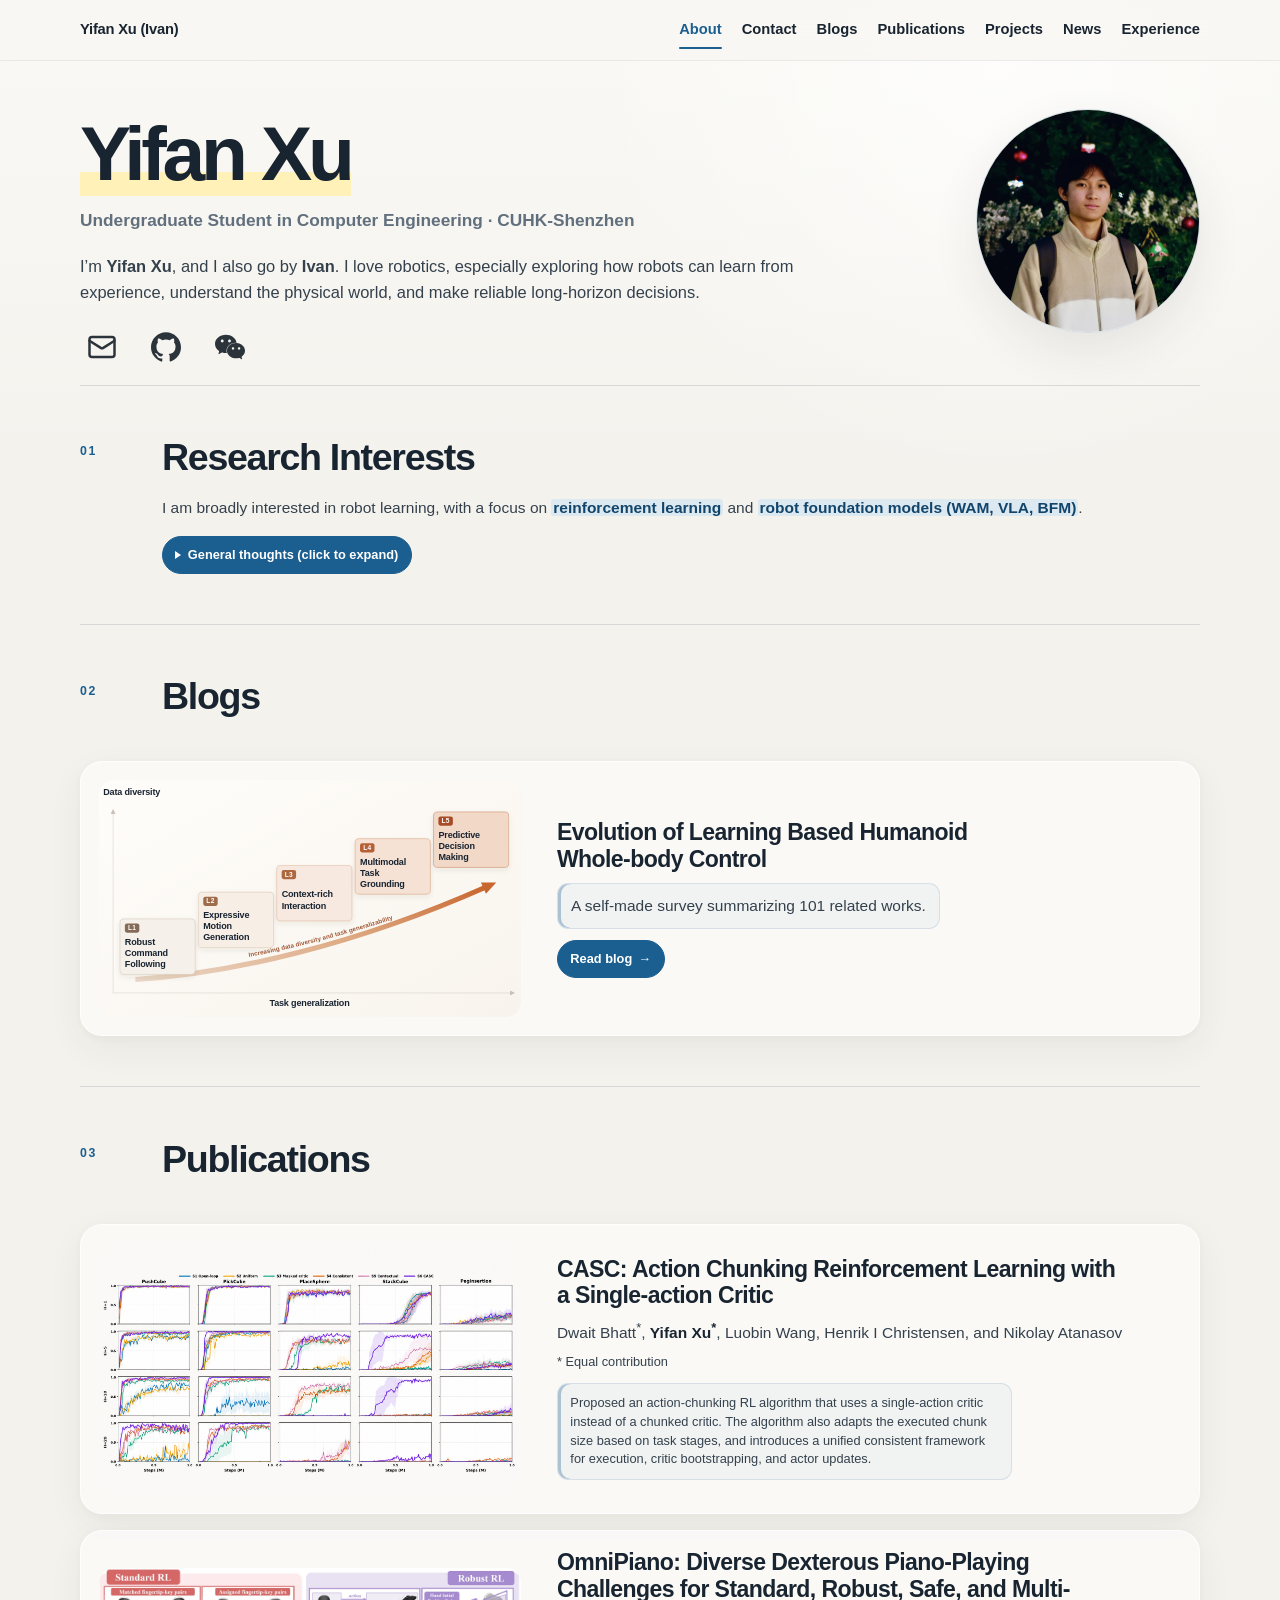
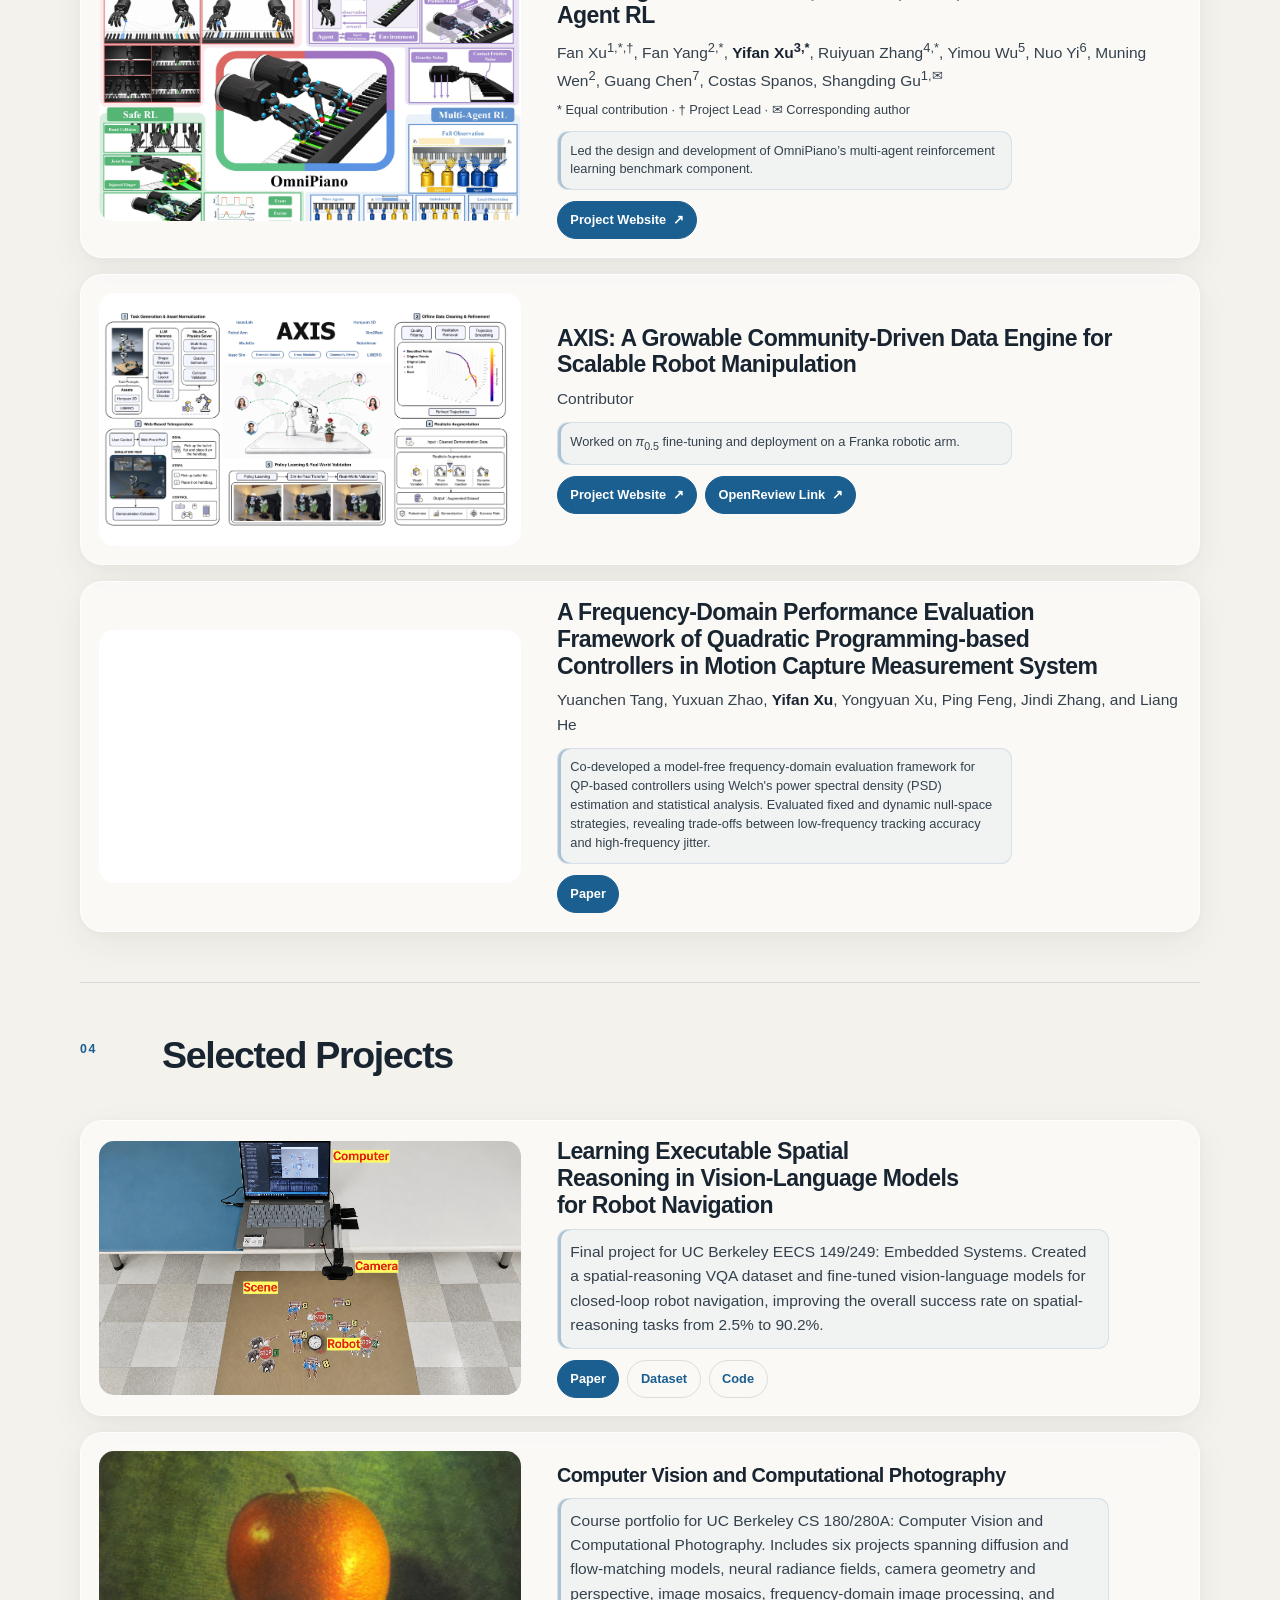
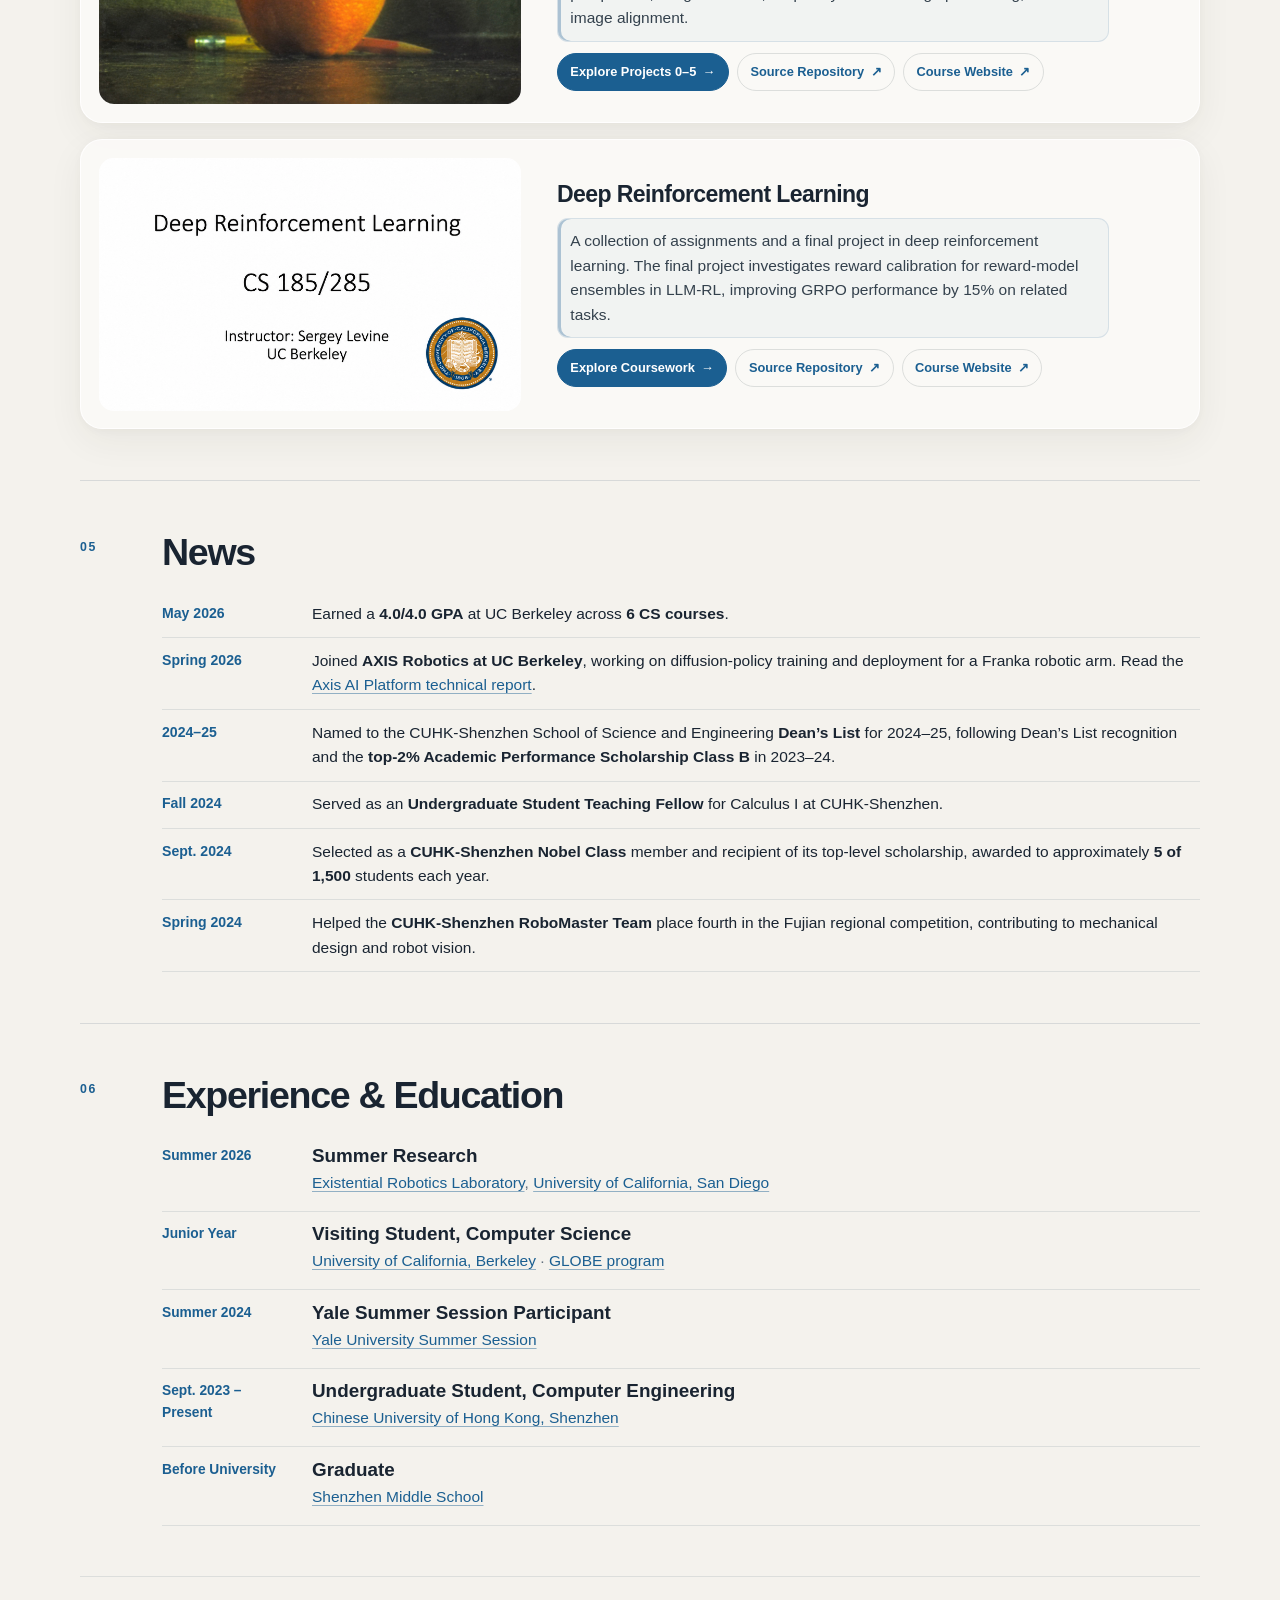
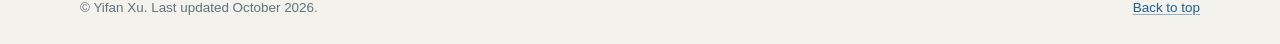
<file: index.html>
<!doctype html>
<html lang="en">
  <head>
    <meta charset="utf-8">
    <meta name="viewport" content="width=device-width, initial-scale=1">

    <title>Yifan Xu (Ivan) | Personal Website</title>
    <meta name="author" content="Yifan Xu">
    <meta
      name="description"
      content="Yifan (Ivan) Xu is a Computer Engineering undergraduate at CUHK-Shenzhen interested in learning- and model-based robot control and perception."
    >
    <meta name="robots" content="noindex, nofollow">
    <meta name="theme-color" content="#f7f6f2">

    <link rel="canonical" href="https://aprilavrilivan.github.io/">
    <link rel="stylesheet" href="stylesheet.css?v=20261005-research-interests-v11">

    <meta property="og:type" content="website">
    <meta property="og:title" content="Yifan Xu (Ivan) | Personal Website">
    <meta
      property="og:description"
      content="Research, publications, selected course projects, and experience from Yifan (Ivan) Xu."
    >
    <meta property="og:url" content="https://aprilavrilivan.github.io/">
    <meta name="twitter:card" content="summary">
  </head>

  <body>
    <a class="skip-link" href="#main-content">Skip to main content</a>

    <header class="site-header" id="top">
      <div class="site-header-inner">
        <a class="site-mark" href="#top" aria-label="Back to top">Yifan Xu (Ivan)</a>
        <nav class="site-nav" aria-label="Primary navigation">
          <a href="#about">About</a>
          <a href="#contact">Contact</a>
          <a href="#blogs">Blogs</a>
          <a href="#publications">Publications</a>
          <a href="#work">Projects</a>
          <a href="#news">News</a>
          <a href="#experience">Experience</a>
        </nav>
      </div>
    </header>

    <div class="page-shell">
      <main id="main-content">
        <section class="hero" aria-labelledby="page-title">
          <div class="hero-copy">
            <h1 id="page-title"><span class="name-highlight">Yifan Xu</span></h1>
            <p class="role">Undergraduate Student in Computer Engineering · CUHK-Shenzhen</p>
            <div class="intro">
              <p>
                I’m <strong>Yifan Xu</strong>, and I also go by <strong>Ivan</strong>.
                I love robotics, especially exploring how robots can learn from experience,
                understand the physical world, and make reliable long-horizon decisions.
              </p>
            </div>

            <div class="hero-contact" id="contact" aria-label="Contact">
              <ul class="contact-actions" aria-label="Contact methods">
                <li>
                  <button
                    class="contact-action"
                    type="button"
                    data-copy-value="aprilavrilivan@gmail.com"
                    aria-label="Copy email address aprilavrilivan@gmail.com"
                    title="Copy email address"
                  >
                    <span
                      class="contact-action-icon contact-action-icon--email"
                      aria-hidden="true"
                    ></span>
                    <span class="contact-action-label" aria-live="polite">Email</span>
                  </button>
                </li>
                <li>
                  <a
                    class="contact-action"
                    href="https://github.com/aprilavrilivan"
                    aria-label="Open Yifan Xu's GitHub profile"
                    title="Open GitHub profile"
                  >
                    <span
                      class="contact-action-icon contact-action-icon--github"
                      aria-hidden="true"
                    ></span>
                    <span class="contact-action-label">GitHub</span>
                  </a>
                </li>
                <li>
                  <button
                    class="contact-action"
                    type="button"
                    data-copy-value="Ivan13715179553"
                    aria-label="Copy WeChat ID Ivan13715179553"
                    title="Copy WeChat ID"
                  >
                    <span
                      class="contact-action-icon contact-action-icon--wechat"
                      aria-hidden="true"
                    ></span>
                    <span class="contact-action-label" aria-live="polite">WeChat</span>
                  </button>
                </li>
              </ul>
            </div>
          </div>

          <img
            class="portrait"
            src="assets/profile/yifan-xu.webp"
            alt="Portrait of Yifan Xu"
            width="962"
            height="836"
            decoding="async"
            fetchpriority="high"
          >
        </section>

        <section class="content-section" id="about" aria-labelledby="about-title">
          <div class="section-heading">
            <p class="section-kicker">01</p>
            <div>
              <h2 id="about-title">Research Interests</h2>
              <p>
                I am broadly interested in robot learning, with a focus on
                <mark class="research-highlight">reinforcement learning</mark> and
                <mark class="research-highlight">robot foundation models (WAM, VLA, BFM)</mark>.
              </p>
              <div class="research-controls">
                <button
                  class="research-thoughts-toggle"
                  type="button"
                  aria-expanded="false"
                  aria-controls="research-thoughts-content"
                  data-research-thoughts-toggle
                >
                  General thoughts (click to expand)
                </button>
              </div>
              <div
                class="research-thoughts"
                id="research-thoughts-content"
                data-research-thoughts-content
                hidden
              >
                <p>
                  My goal is to develop robots that can persistently learn from experience, understand
                  the physical world, and make reliable long-horizon decisions. Although recent
                  multimodal foundation models have shown striking capabilities in multimodal reasoning
                  for robot control, I believe there is still a long way to go before this goal can be
                  achieved.
                </p>
                <ul>
                  <li>
                    <strong>Firstly,</strong> despite their extraordinary multimodal reasoning
                    capabilities, they lack a precise understanding of how the physical world evolves.
                    We therefore need to train foundation models that can reason about the consequences
                    of specific actions and choose reasonable next actions.
                  </li>
                  <li>
                    <strong>Secondly,</strong> multimodal foundation models are good at reading the
                    world, but often fail to generate robust, execution-ready behaviors across different
                    robot morphologies and under challenging real-world scenarios. We need to train
                    generalizable Behavior Foundation Models that can translate multimodal intents into
                    robust, high-frequency robot control signals during real-world deployment.
                  </li>
                  <li>
                    <strong>Thirdly,</strong> although scaling laws apply to both the multimodal brain and
                    behavior cerebellum, out-of-distribution problems remain inevitable in an ever-changing
                    real world. We therefore need to develop sample-efficient Reinforcement Learning
                    algorithms or self-improvement mechanisms for rapid real-world adaptation.
                  </li>
                </ul>
                <p class="research-ideal-case">
                  <strong>Ideal Case:</strong> A predictive System 2 (brain) proposes and evaluates
                  high-level action intents; an expressive System 1 (cerebellum) translates them into
                  task-conditioned motion; a robust System 0 (spinal cord) realizes that motion under
                  real-world dynamics; and an efficient learning mechanism continuously adapts all three
                  to new environments.
                </p>
              </div>
            </div>
          </div>
        </section>

        <section class="content-section" id="blogs" aria-labelledby="blogs-title">
          <div class="section-heading">
            <p class="section-kicker">02</p>
            <div>
              <h2 id="blogs-title">Blogs</h2>
            </div>
          </div>

          <div class="work-list tutorial-list">
            <article class="work-card tutorial-card">
              <div class="tutorial-cover-stage">
                <img
                  src="assets/tutorials/learning-wbc/evolution-cover.svg?v=20261005-arrow-v4"
                  alt="Evolution of learning-based humanoid whole-body control from L1 to L5"
                  width="2048"
                  height="1152"
                  loading="lazy"
                  decoding="async"
                >
              </div>
              <div class="work-copy">
                <h3>Evolution of Learning Based Humanoid Whole-body Control</h3>
                <p class="blog-description">A self-made survey summarizing 101 related works.</p>
                <div class="work-links" aria-label="Learning-based whole-body control blog links">
                  <a
                    class="work-link work-link-primary"
                    href="tutorials/learning-based-humanoid-whole-body-control/"
                  >
                    Read blog <span aria-hidden="true">→</span>
                  </a>
                </div>
              </div>
            </article>
          </div>
        </section>

        <section class="content-section" id="publications" aria-labelledby="publications-title">
          <div class="section-heading">
            <p class="section-kicker">03</p>
            <div>
              <h2 id="publications-title">Publications</h2>
            </div>
          </div>

          <div class="work-list publication-list">
            <article class="work-card publication-card">
              <div
                class="work-visual work-visual-frame publication-visual publication-visual--casc"
              >
                <img
                  class="work-visual-image publication-cover-image publication-cover-image--diagram"
                  src="assets/publications/casc-cover.png"
                  alt="CASC performance comparison across five manipulation tasks and four action horizons"
                  width="1619"
                  height="971"
                  loading="lazy"
                  decoding="async"
                >
              </div>
              <div class="work-copy">
                <h3>CASC: Action Chunking Reinforcement Learning with a Single-action Critic</h3>
                <p class="publication-authors">
                  Dwait Bhatt<sup>*</sup>, <strong>Yifan Xu<sup>*</sup></strong>,
                  Luobin Wang, Henrik I Christensen, and Nikolay Atanasov
                </p>
                <p class="publication-note">* Equal contribution</p>
                <p class="publication-note publication-summary publication-contribution">
                  Proposed an action-chunking RL algorithm that uses a single-action
                  critic instead of a chunked critic. The algorithm also adapts the
                  executed chunk size based on task stages, and introduces a unified
                  consistent framework for execution, critic bootstrapping, and actor
                  updates.
                </p>
              </div>
            </article>

            <article class="work-card publication-card">
              <div
                class="work-visual work-visual-frame publication-visual publication-visual--omnipiano"
              >
                <img
                  class="work-visual-image publication-cover-image publication-cover-image--diagram"
                  src="assets/publications/omnipiano-cover.jpg"
                  alt="OmniPiano overview showing standard, robust, safe, and multi-agent reinforcement learning tracks"
                  width="2200"
                  height="1398"
                  loading="lazy"
                  decoding="async"
                >
              </div>
              <div class="work-copy">
                <h3>
                  OmniPiano: Diverse Dexterous Piano-Playing Challenges for Standard,
                  Robust, Safe, and Multi-Agent RL
                </h3>
                <p class="publication-authors">
                  Fan Xu<sup>1,*,†</sup>, Fan Yang<sup>2,*</sup>,
                  <strong>Yifan Xu<sup>3,*</sup></strong>, Ruiyuan Zhang<sup>4,*</sup>,
                  Yimou Wu<sup>5</sup>, Nuo Yi<sup>6</sup>, Muning Wen<sup>2</sup>,
                  Guang Chen<sup>7</sup>, Costas Spanos, Shangding Gu<sup>1,✉</sup>
                </p>
                <p class="publication-note">
                  * Equal contribution · † Project Lead · ✉ Corresponding author
                </p>
                <p class="publication-note publication-contribution">
                  Led the design and development of OmniPiano’s multi-agent reinforcement learning benchmark component.
                </p>
                <div class="work-links" aria-label="OmniPiano project links">
                  <a class="work-link work-link-primary" href="https://sail-research-lab.github.io/omnipiano.github.io/">
                    Project Website <span aria-hidden="true">↗</span>
                  </a>
                </div>
              </div>
            </article>

            <article class="work-card publication-card">
              <div class="work-visual work-visual-frame publication-visual">
                <img
                  class="work-visual-image publication-cover-image publication-cover-image--diagram"
                  src="assets/publications/axis-cover.png"
                  alt="AXIS data engine overview, from task generation and teleoperation to data refinement, augmentation, and policy validation"
                  width="2043"
                  height="1171"
                  loading="lazy"
                  decoding="async"
                >
              </div>
              <div class="work-copy">
                <h3>AXIS: A Growable Community-Driven Data Engine for Scalable Robot Manipulation</h3>
                <p class="publication-authors">Contributor</p>
                <p class="publication-note publication-contribution">
                  Worked on <i>π</i><sub>0.5</sub> fine-tuning and deployment on a Franka robotic arm.
                </p>
                <div class="work-links" aria-label="AXIS project links">
                  <a class="work-link work-link-primary" href="https://axisrobotics.ai/">
                    Project Website <span aria-hidden="true">↗</span>
                  </a>
                  <a class="work-link work-link-primary" href="https://openreview.net/forum?id=tpc95UZmJ8">
                    OpenReview Link <span aria-hidden="true">↗</span>
                  </a>
                </div>
              </div>
            </article>

            <article class="work-card publication-card">
              <div class="work-visual work-visual-frame publication-visual publication-visual--tim">
                <img
                  class="work-visual-image publication-cover-image"
                  src="assets/publications/frequency-domain-performance-evaluation-cover.jpg?v=20260817"
                  alt="Rokoko motion-capture setup connected to Rokoko Studio and a MuJoCo simulation"
                  width="1291"
                  height="1074"
                  loading="lazy"
                  decoding="async"
                >
              </div>
              <div class="work-copy">
                <h3>
                  A Frequency-Domain Performance Evaluation Framework of Quadratic
                  Programming-based Controllers in Motion Capture Measurement System
                </h3>
                <p class="publication-authors">
                  Yuanchen Tang, Yuxuan Zhao, <strong>Yifan Xu</strong>, Yongyuan Xu,
                  Ping Feng, Jindi Zhang, and Liang He
                </p>
                <p class="publication-note publication-contribution">
                  Co-developed a model-free frequency-domain evaluation framework for
                  QP-based controllers using Welch's power spectral density (PSD) estimation
                  and statistical analysis. Evaluated fixed and dynamic null-space strategies,
                  revealing trade-offs between low-frequency tracking accuracy and
                  high-frequency jitter.
                </p>
                <div class="work-links" aria-label="Frequency-domain controller paper links">
                  <a class="work-link work-link-primary" href="publications/frequency-domain-performance-evaluation-qp-controllers.pdf">
                    Paper
                  </a>
                </div>
              </div>
            </article>
          </div>
        </section>

        <section class="content-section" id="work" aria-labelledby="work-title">
          <div class="section-heading">
            <p class="section-kicker">04</p>
            <div>
              <h2 id="work-title">Selected Projects</h2>
            </div>
          </div>

          <div class="work-list">
            <article class="work-card">
              <div class="work-visual work-visual-frame">
                <img
                  class="work-visual-image project-cover-image"
                  src="assets/projects/spatial-vla-real-robot-cover.png"
                  alt="Real robot navigation test setup with computer, camera, scene, and robot labels"
                  width="1619"
                  height="971"
                >
              </div>
              <div class="work-copy">
                <h3>Learning Executable Spatial Reasoning in Vision-Language Models for Robot Navigation</h3>
                <p class="project-description">
                    Final project for UC Berkeley EECS 149/249: Embedded Systems. 
                    Created a spatial-reasoning VQA dataset and fine-tuned vision-language models for 
                    closed-loop robot navigation, improving the overall success rate on spatial-reasoning 
                    tasks from 2.5% to 90.2%.

                </p>
                <div class="work-links" aria-label="Spatial Reasoning VLM project links">
                  <a
                    class="work-link work-link-primary"
                    href="projects/spatial-vla/spatial-reasoning-vlm-report.pdf?v=20260813-complete"
                  >
                    Paper
                  </a>
                  <a
                    class="work-link"
                    href="https://huggingface.co/datasets/aprilavrilivan/zoo-bus-vqa"
                  >
                    Dataset
                  </a>
                  <a
                    class="work-link"
                    href="https://github.com/aprilavrilivan/Spatial-Reasoning-VLA"
                  >
                    Code
                  </a>
                </div>
              </div>
            </article>

            <article class="work-card">
              <div class="work-visual work-visual-frame">
                <img
                  class="work-visual-image project-cover-image"
                  src="assets/projects/cs180-apple-cover.png"
                  alt="A softly lit orange-red apple against a textured green backdrop"
                  width="1619"
                  height="971"
                >
              </div>
              <div class="work-copy">
                <h3 class="project-title-single-line">Computer Vision and Computational Photography</h3>
                <p class="project-description">
                Course portfolio for UC Berkeley CS 180/280A: Computer Vision and Computational Photography.
                Includes six projects spanning diffusion and flow-matching models,
                neural radiance fields, camera geometry and perspective, image mosaics,
                frequency-domain image processing, and image alignment.
                </p>
                <div class="work-links" aria-label="CS 180 project links">
                  <a
                    class="work-link work-link-primary"
                    href="https://aprilavrilivan.github.io/cs180_projects.github.io/"
                  >
                    Explore Projects 0–5 <span aria-hidden="true">→</span>
                  </a>
                  <a
                    class="work-link"
                    href="https://github.com/aprilavrilivan/cs180_projects.github.io"
                  >
                    Source Repository <span aria-hidden="true">↗</span>
                  </a>
                  <a
                    class="work-link"
                    href="https://cal-cs180.github.io/fa25/"
                  >
                    Course Website <span aria-hidden="true">↗</span>
                  </a>
                </div>
              </div>
            </article>

            <article class="work-card">
              <div class="work-visual work-visual-frame">
                <img
                  class="work-visual-image project-cover-image"
                  src="assets/projects/cs185-course-cover.png"
                  alt="CS 185/285, Instructor Sergey Levine, UC Berkeley"
                  width="1619"
                  height="971"
                >
              </div>
              <div class="work-copy">
                <h3>Deep Reinforcement Learning</h3>
                <p class="project-description">A collection of assignments and a final project in deep reinforcement learning.
                  The final project investigates reward calibration for reward-model ensembles in
                  LLM-RL, improving GRPO performance by 15% on related tasks.
                </p>
                <div class="work-links" aria-label="CS 185/285 project links">
                  <a class="work-link work-link-primary" href="projects/cs185-285/">
                    Explore Coursework <span aria-hidden="true">→</span>
                  </a>
                  <a
                    class="work-link"
                    href="https://github.com/aprilavrilivan/cs185-285-deep-rl-coursework"
                  >
                    Source Repository <span aria-hidden="true">↗</span>
                  </a>
                  <a
                    class="work-link"
                    href="https://rail.eecs.berkeley.edu/deeprlcourse/"
                  >
                    Course Website <span aria-hidden="true">↗</span>
                  </a>
                </div>
              </div>
            </article>
          </div>
        </section>

        <section class="content-section" id="news" aria-labelledby="news-title">
          <div class="section-heading">
            <p class="section-kicker">05</p>
            <div>
              <h2 id="news-title">News</h2>
              <ol class="news-list">
                <li>
                  <time datetime="2026-05">May 2026</time>
                  <span>
                    Earned a <strong>4.0/4.0 GPA</strong> at UC Berkeley across <strong>6 CS courses</strong>.
                  </span>
                </li>
                <li>
                  <span class="news-date">Spring 2026</span>
                  <span>
                    Joined <strong>AXIS Robotics at UC Berkeley</strong>, working on diffusion-policy
                    training and deployment for a Franka robotic arm. Read the
                    <a href="https://techreport.axisrobotics.ai/Axis_White_Paper.pdf">
                      Axis AI Platform technical report</a>.
                  </span>
                </li>
                <li>
                  <span class="news-date">2024–25</span>
                  <span>
                    Named to the CUHK-Shenzhen School of Science and Engineering
                    <strong>Dean’s List</strong> for 2024–25, following Dean’s List recognition and
                    the <strong>top-2% Academic Performance Scholarship Class B</strong> in 2023–24.
                  </span>
                </li>
                <li>
                  <span class="news-date">Fall 2024</span>
                  <span>
                    Served as an <strong>Undergraduate Student Teaching Fellow</strong> for Calculus I
                    at CUHK-Shenzhen.
                  </span>
                </li>
                <li>
                  <time datetime="2024-09">Sept. 2024</time>
                  <span>
                    Selected as a <strong>CUHK-Shenzhen Nobel Class</strong> member and recipient of
                    its top-level scholarship, awarded to approximately <strong>5 of 1,500</strong>
                    students each year.
                  </span>
                </li>
                <li>
                  <span class="news-date">Spring 2024</span>
                  <span>
                    Helped the <strong>CUHK-Shenzhen RoboMaster Team</strong> place fourth in the
                    Fujian regional competition, contributing to mechanical design
                    and robot vision.
                  </span>
                </li>
              </ol>
            </div>
          </div>
        </section>

        <section class="content-section" id="experience" aria-labelledby="experience-title">
          <div class="section-heading">
            <p class="section-kicker">06</p>
            <div>
              <h2 id="experience-title">Experience &amp; Education</h2>
              <div class="timeline">
                <article class="timeline-item">
                  <p class="timeline-date">Summer 2026</p>
                  <div>
                    <h3>Summer Research</h3>
                    <p>
                      <a href="https://erl.ucsd.edu/">Existential Robotics Laboratory</a>,
                      <a href="https://ucsd.edu/">University of California, San Diego</a>
                    </p>
                  </div>
                </article>
                <article class="timeline-item">
                  <p class="timeline-date">Junior Year</p>
                  <div>
                    <h3>Visiting Student, Computer Science</h3>
                    <p>
                      <a href="https://www.berkeley.edu/">University of California, Berkeley</a>
                      · <a href="https://globe.berkeley.edu/visiting-students/">GLOBE program</a>
                    </p>
                  </div>
                </article>
                <article class="timeline-item">
                  <p class="timeline-date">Summer 2024</p>
                  <div>
                    <h3>Yale Summer Session Participant</h3>
                    <p>
                      <a href="https://summer.yale.edu/">Yale University Summer Session</a>
                    </p>
                  </div>
                </article>
                <article class="timeline-item">
                  <p class="timeline-date">Sept. 2023 – Present</p>
                  <div>
                    <h3>Undergraduate Student, Computer Engineering</h3>
                    <p>
                      <a href="https://www.cuhk.edu.cn/en">Chinese University of Hong Kong, Shenzhen</a>
                    </p>
                  </div>
                </article>
                <article class="timeline-item">
                  <p class="timeline-date">Before University</p>
                  <div>
                    <h3>Graduate</h3>
                    <p><a href="https://www.shenzhong.net/">Shenzhen Middle School</a></p>
                  </div>
                </article>
              </div>
            </div>
          </div>
        </section>

      </main>

      <footer class="site-footer">
        <p>© Yifan Xu. Last updated October 2026.</p>
        <a href="#top">Back to top</a>
      </footer>
    </div>
    <script src="site-navigation.js?v=20260930-research-thoughts" defer></script>
  </body>
</html>
</file>
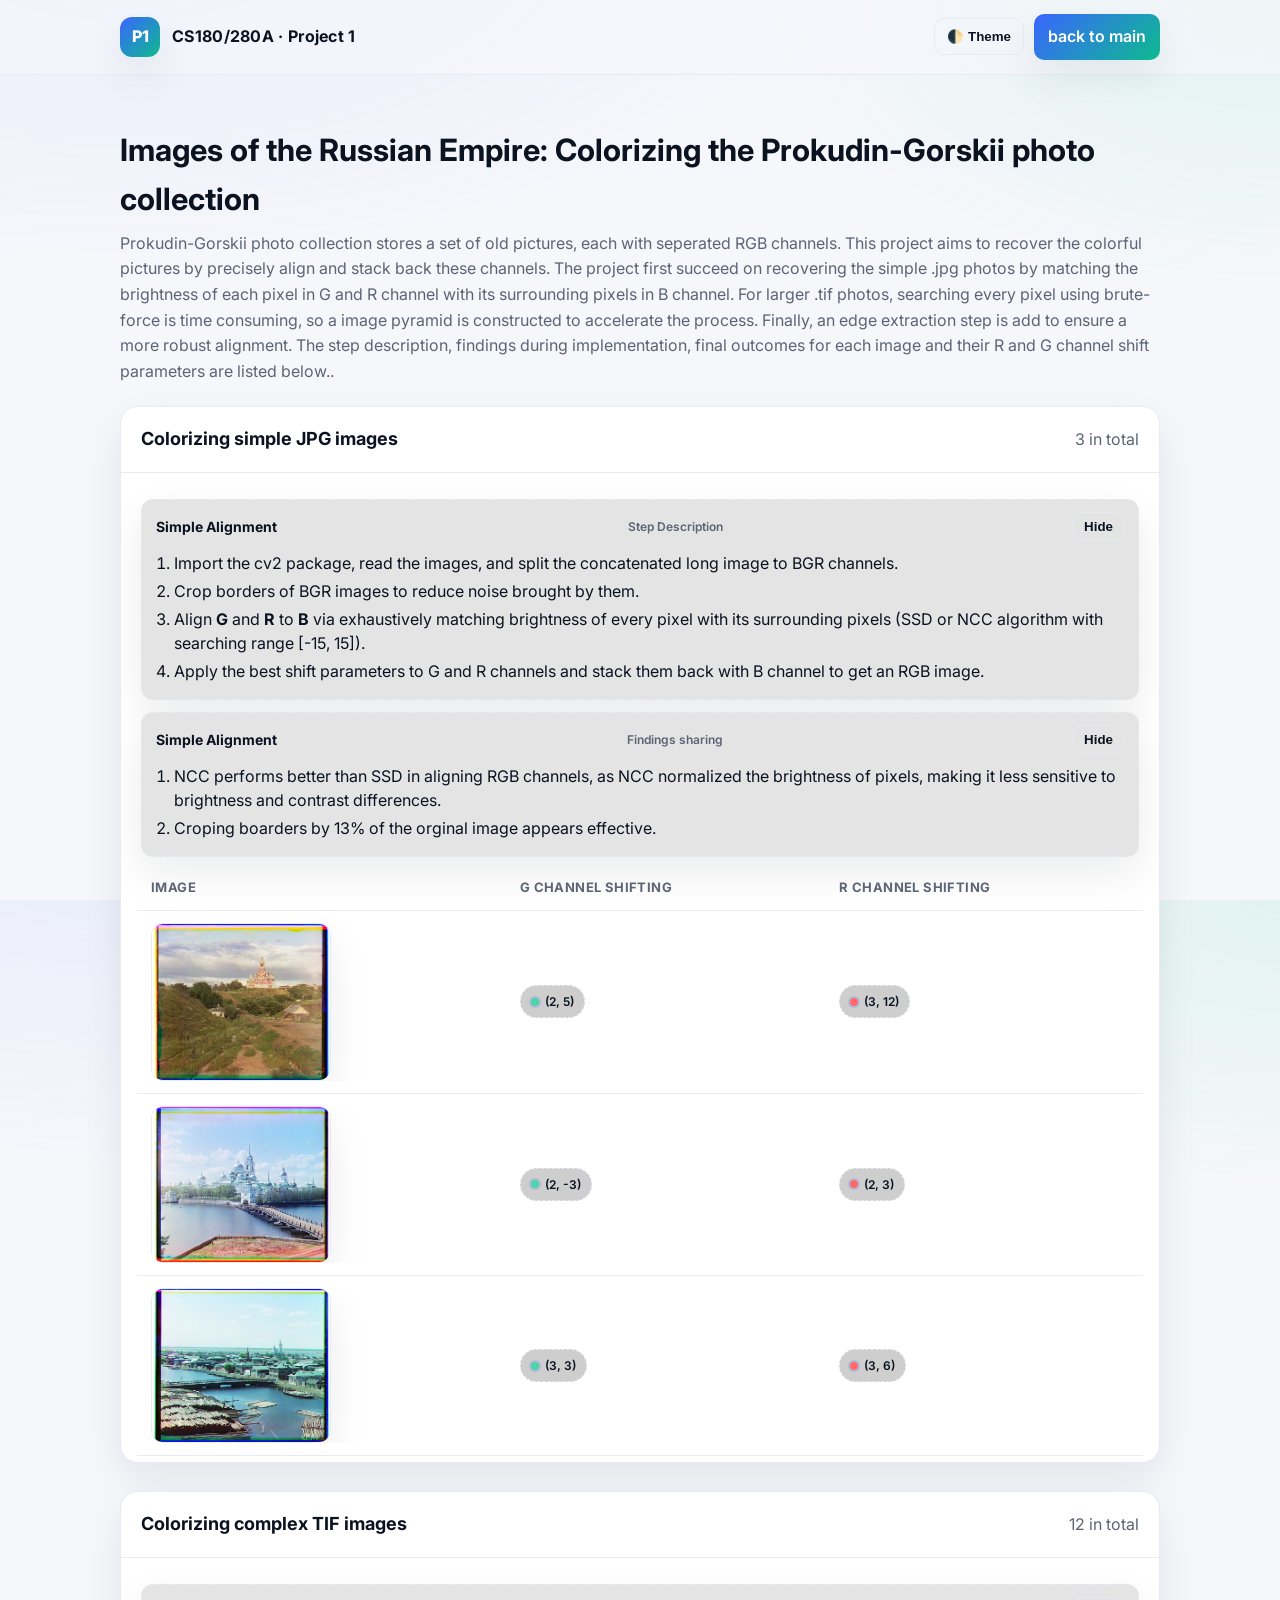
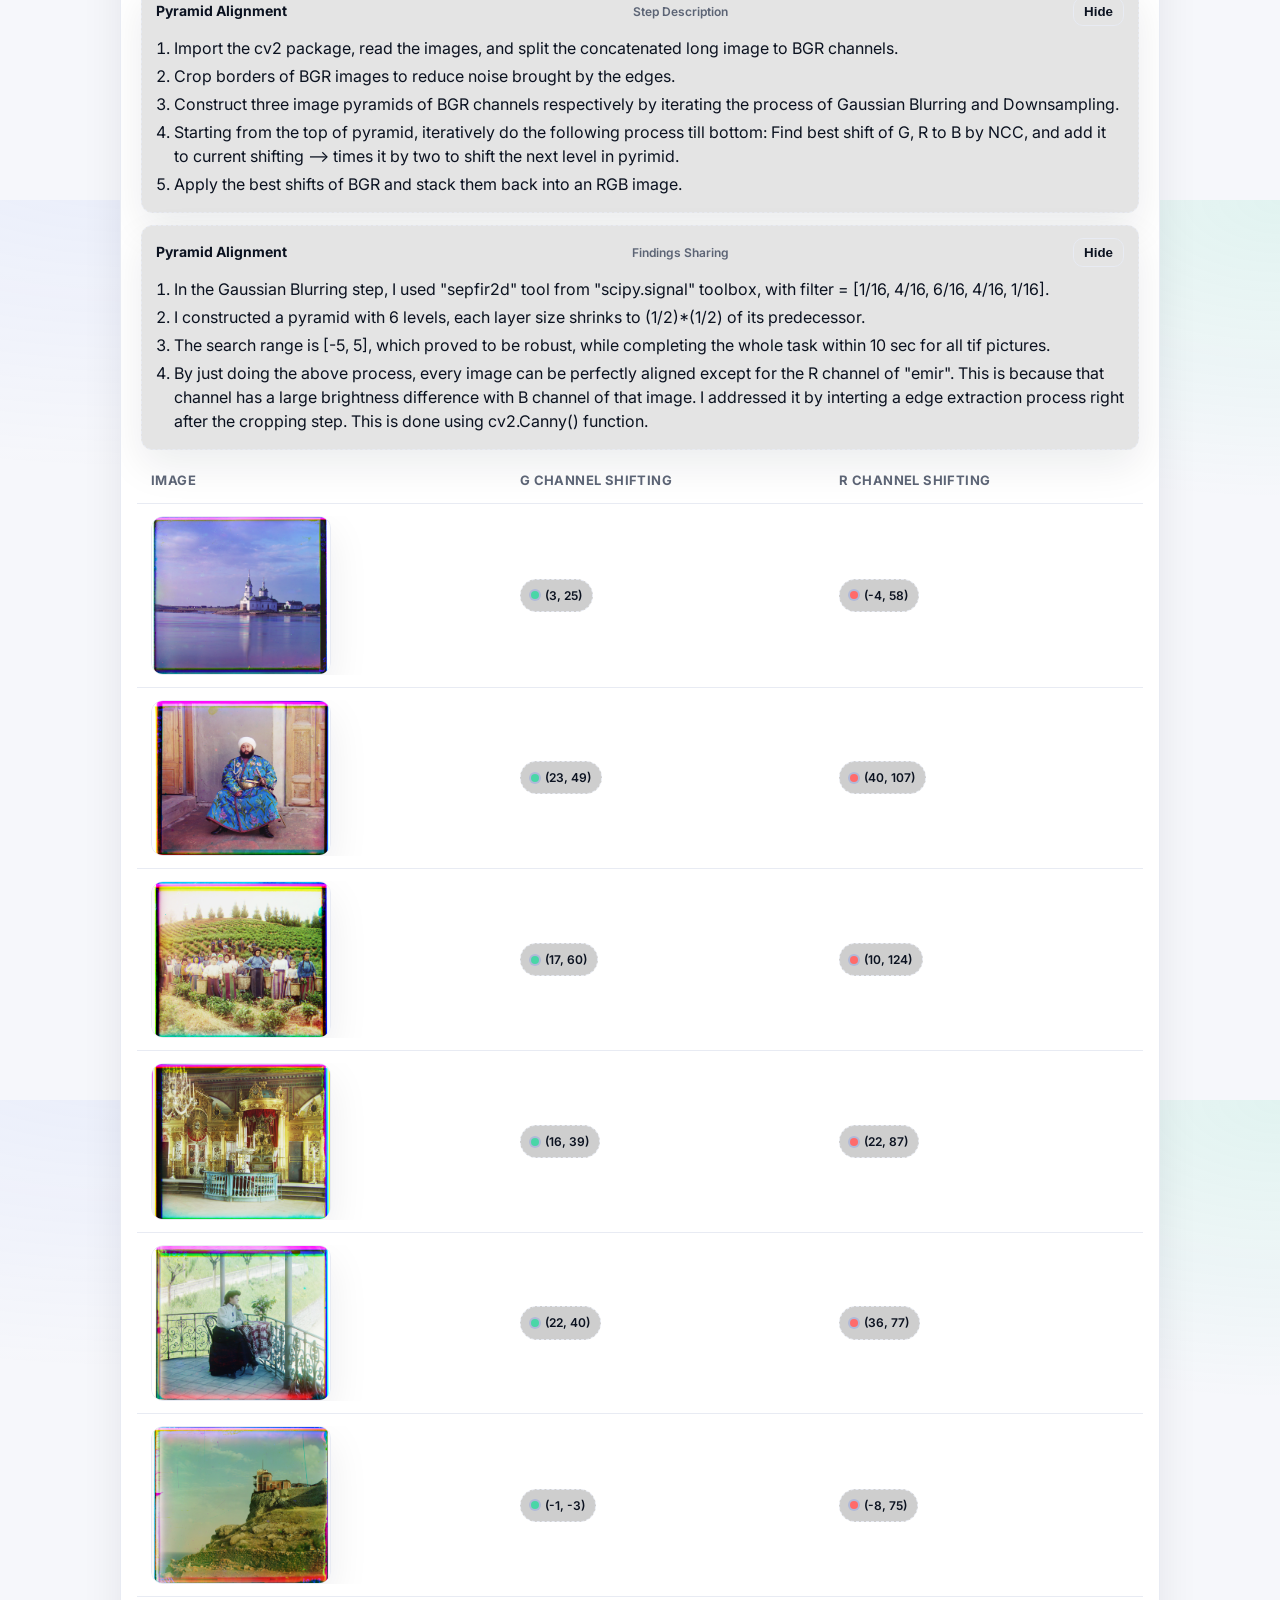
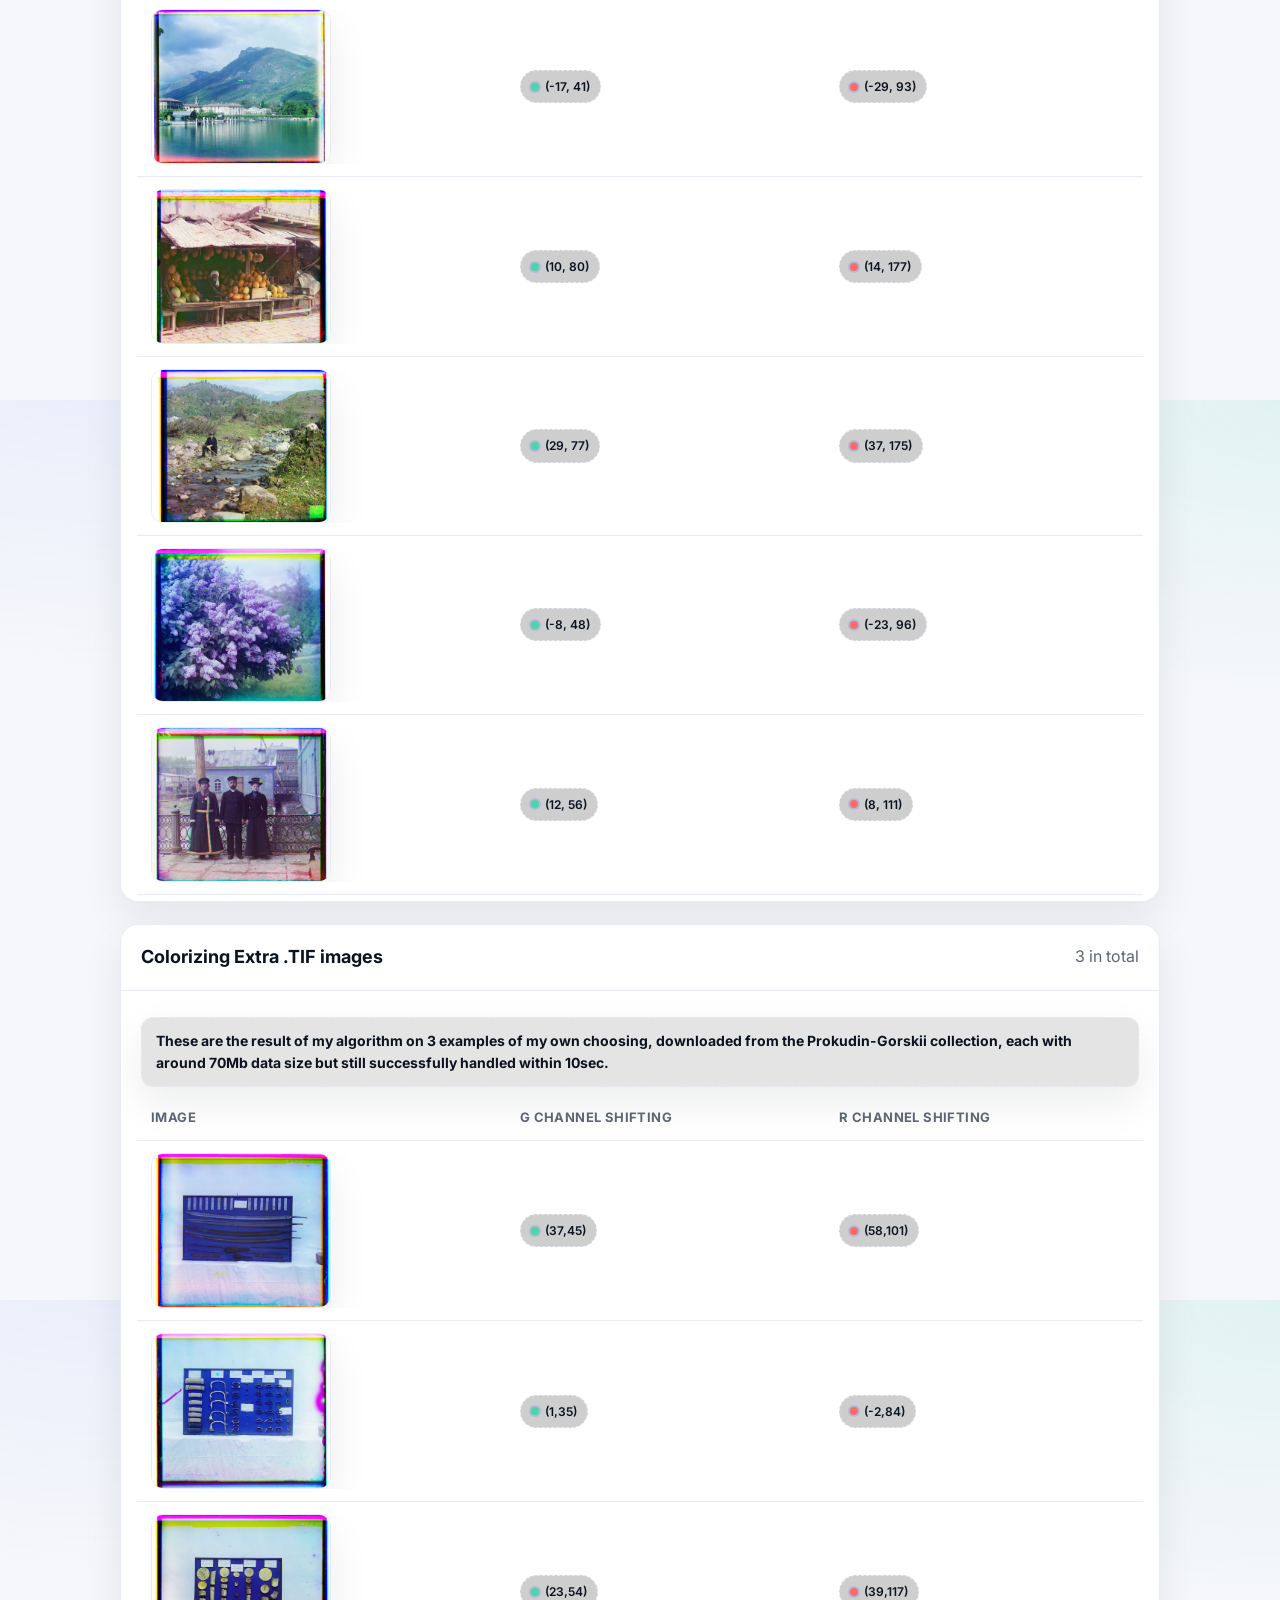
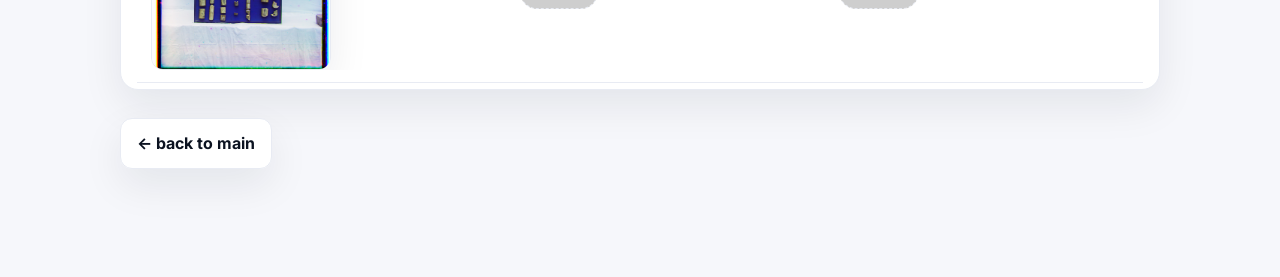
<file: 2/index.html>
<!DOCTYPE html>
<html lang="zh-CN" data-theme="light">
<head>
  <meta charset="UTF-8" />
  <meta name="viewport" content="width=device-width, initial-scale=1" />
  <title>Colorizing the Prokudin-Gorskii photo collection</title>
  <meta name="description" content="CS180/280A Project 1: Colorizing the Prokudin‑Gorskii photo collection" />
  <link rel="preconnect" href="https://fonts.googleapis.com">
  <link rel="preconnect" href="https://fonts.gstatic.com" crossorigin>
  <link href="https://fonts.googleapis.com/css2?family=Inter:wght@400;500;600;700&display=swap" rel="stylesheet">
  <style>
    /* ------------------------------
       Theme & Reset
    ------------------------------ */
    :root{
      --bg: #0b0c10;
      --panel: #111318;
      --text: #e6e8ec;
      --muted: #a6adbb;
      --accent: #7c9cff;
      --accent-2: #4ad6a7;
      --bdr: #1e2230;
      --shadow: 0 10px 30px rgba(0,0,0,.35);
      --radius-xl: 18px;
      --radius-lg: 14px;
      --radius-md: 12px;
      --radius-sm: 10px;
      --blur: saturate(120%) blur(0px);
    }
    [data-theme="light"]{
      --bg: #f6f7fb;
      --panel: #ffffff;
      --text: #0b1220;
      --muted: #5c6475;
      --accent: #3a66ff;
      --accent-2: #0dbb8e;
      --bdr: #e8ebf3;
      --shadow: 0 16px 40px rgba(16,24,40,.08);
    }
    * { box-sizing: border-box; }
    html, body { height: 100%; }
    body {
      margin: 0;
      font-family: Inter, system-ui, -apple-system, Segoe UI, Roboto, Helvetica, Arial, "Apple Color Emoji", "Segoe UI Emoji";
      background: radial-gradient(1200px 600px at 10% -10%, rgba(124,156,255,.12), transparent 60%),
                  radial-gradient(900px 500px at 100% 0%, rgba(74,214,167,.12), transparent 60%),
                  var(--bg);
      color: var(--text);
      line-height: 1.6;
    }

    /* ------------------------------
       Layout
    ------------------------------ */
    .wrap { max-width: 1080px; margin: 0 auto; padding: 32px 20px 80px; }
    header.site {
      position: sticky; top: 0; z-index: 50;
      backdrop-filter: var(--blur);
      background: color-mix(in oklab, var(--bg) 70%, transparent);
      border-bottom: 1px solid var(--bdr);
    }
    .site-inner { max-width: 1080px; margin: 0 auto; padding: 14px 20px; display: flex; align-items: center; gap: 12px; }
    .logo {
      width: 40px; height: 40px; display: grid; place-items:center; border-radius: 12px;
      background: linear-gradient(135deg, var(--accent), var(--accent-2));
      color: #fff; font-weight: 800;
      box-shadow: var(--shadow);
    }
    .brand { font-weight: 700; letter-spacing: .3px; }
    .grow { flex: 1; }

    .actions { display: flex; align-items: center; gap: 10px; }
    .btn, a.btn { appearance: none; border: 0; cursor: pointer; text-decoration: none; color: #fff; font-weight: 600; }
    .btn.primary { padding: 10px 14px; border-radius: 10px; background: linear-gradient(135deg, var(--accent), var(--accent-2)); box-shadow: var(--shadow); transition: transform .2s ease, box-shadow .2s ease, filter .2s ease; }
    .btn.primary:hover { transform: translateY(-1px); filter: saturate(110%); }
    .btn.ghost { padding: 10px 12px; border-radius: 10px; color: var(--text); background: transparent; border: 1px solid var(--bdr); }

    h1.page-title { font-size: clamp(22px, 2.4vw, 32px); margin: 18px 0 8px; }
    p.lead { color: var(--muted); margin: 0 0 22px; }

    /* ------------------------------
       Panels
    ------------------------------ */
    .panel { background: var(--panel); border: 1px solid var(--bdr); border-radius: var(--radius-xl); box-shadow: var(--shadow); overflow: hidden; }
    .panel .panel-hd { padding: 18px 20px; border-bottom: 1px solid var(--bdr); display: flex; align-items: center; justify-content: space-between; gap: 10px; }
    .panel .panel-hd h2 { margin: 0; font-size: 18px; }
    .panel .panel-bd { padding: 14px 16px 6px; }

    /* ------------------------------
       Tables → Responsive Cards
    ------------------------------ */
    .tbl { width: 100%; border-collapse: separate; border-spacing: 0; }
    .tbl th, .tbl td { padding: 12px 14px; border-bottom: 1px solid var(--bdr); vertical-align: middle; }
    .tbl thead th { text-align: left; font-size: 13px; letter-spacing: .4px; color: var(--muted); text-transform: uppercase; }
    .tbl tbody tr { transition: background .2s ease, transform .08s ease; }
    .tbl tbody tr:hover { background: color-mix(in oklab, var(--panel) 85%, #000 15%); }
    .tbl img { width: 180px; height: auto; border-radius: 12px; display: block; border: 1px solid var(--bdr); box-shadow: var(--shadow); }

    /* Make it look like card list on small screens */
    @media (max-width: 760px){
      .tbl thead { display: none; }
      .tbl, .tbl tbody, .tbl tr, .tbl td { display: block; width: 100%; }
      .tbl tr { background: var(--panel); border: 1px solid var(--bdr); border-radius: var(--radius-lg); margin: 10px 0 16px; padding: 12px; }
      .tbl td { border: 0; padding: 8px 0; }
      .tbl td[data-label]::before { content: attr(data-label)"："; display: inline-block; min-width: 9em; color: var(--muted); font-weight: 600; }
      .tbl img { width: 100%; }
    }

    /* Image zoom on hover */
    .thumb { position: relative; overflow: hidden; border-radius: 12px; }
    .thumb img { transform: scale(1); transition: transform .35s ease; }
    .thumb:hover img { transform: scale(1.04); }

    /* Tag pills for shifts */
    .pills { display: inline-flex; gap: 8px; flex-wrap: wrap; }
    .pill { display: inline-flex; align-items: center; gap: 6px; font-weight: 600; font-size: 12px; padding: 6px 10px; border-radius: 999px; border: 1px dashed var(--bdr); color: var(--text); background: color-mix(in oklab, var(--panel) 85%, #000 15%); }
    .pill .dot { width: 8px; height: 8px; border-radius: 999px; background: var(--accent); box-shadow: 0 0 0 2px color-mix(in oklab, var(--accent) 20%, transparent); }
    .pill.red .dot { background: #ff6b6b; }
    .pill.green .dot { background: #4ad6a7; }

    /* Footer */
    footer { margin: 28px 0; display: flex; align-items: center; gap: 12px; }
    .link { color: #fff; text-decoration: none; }

    /* Back button */
    .back-btn { display: inline-flex; align-items: center; gap: 8px; font-weight: 700; padding: 12px 16px; border-radius: 12px; border: 1px solid var(--bdr); background: linear-gradient(180deg, color-mix(in oklab, var(--panel) 90%, #fff 10%), var(--panel)); text-decoration: none; color: var(--text); box-shadow: var(--shadow); transition: transform .2s ease, background .2s ease; }
    .back-btn:hover { transform: translateY(-1px); }

    /* Utility */
    .muted { color: var(--muted); }
    .right { text-align: right; }

    /* Mini step box */
    .mini-box {
      margin: 12px 4px 8px;
      background: color-mix(in oklab, var(--panel) 92%, #000 8%);
      border: 1px dashed var(--bdr);
      border-radius: 12px;
      box-shadow: var(--shadow);
      padding: 12px 14px;
    }
    .mini-box .mini-hd{
      display:flex; align-items:center; justify-content:space-between; gap:10px;
      font-weight:700; font-size:14px;
    }
    .mini-box .mini-hd .hint{ color: var(--muted); font-weight:600; font-size:12px; }
    .mini-box .mini-bd{ margin-top:10px; color: var(--text); }
    .mini-box ol{ margin: 6px 0 0 18px; padding:0; }
    .mini-box li{ margin: 4px 0; line-height: 1.5; }
    .mini-toggle{
      appearance:none; border:1px solid var(--bdr); background:transparent; color:var(--text);
      font-weight:600; border-radius:10px; padding:6px 10px; cursor:pointer;
    }
    .mini-toggle:hover{ filter:saturate(110%); transform: translateY(-1px); }
    @media (max-width:760px){ .mini-box{ padding: 10px 12px; } }
  </style>
</head>


  
<body>
  <!-- Sticky Header -->
  <header class="site">
    <div class="site-inner">
      <div class="logo" aria-hidden="true">P1</div>
      <div class="brand">CS180/280A · Project 1</div>
      <div class="grow"></div>
      <div class="actions">
        <button class="btn ghost" id="themeToggle" aria-label="Switch Theme">🌓 Theme</button>
        <a class="btn primary" href="../index.html">back to main</a>
      </div>
    </div>
  </header>

  <main class="wrap">
    <h1 class="page-title">Images of the Russian Empire: Colorizing the Prokudin-Gorskii photo collection</h1>
    <p class="lead">Prokudin-Gorskii photo collection stores a set of old pictures, each with seperated RGB channels. This project aims to recover the colorful pictures by precisely align and stack back these channels. The project first succeed on recovering the simple .jpg photos by matching the brightness of each pixel in G and R channel with its surrounding pixels in B channel. For larger .tif photos, searching every pixel using brute-force is time consuming, so a image pyramid is constructed to accelerate the process. Finally, an edge extraction step is add to ensure a more robust alignment. The step description, findings during implementation, final outcomes for each image and their R and G channel shift parameters are listed below.</span>.</p>

    <!-- Simple JPGs -->
    <section class="panel" aria-labelledby="sec-simple">
      <div class="panel-hd">
        <h2 id="sec-simple">Colorizing simple JPG images</h2>
        <span class="muted">3 in total</span>
      </div>
      <div class="panel-bd">
        <!-- Small step box -->
        <div class="mini-box" id="steps-simple">
          <div class="mini-hd">
            <span>Simple Alignment</span>
            <span class="hint">Step Description</span>
            <button class="mini-toggle" type="button" data-target="#steps-simple-body">Hide</button>
          </div>
          <div class="mini-bd" id="steps-simple-body">
            <ol>
              <li>Import the cv2 package, read the images, and split the concatenated long image to BGR channels.</li>
              <li>Crop borders of BGR images to reduce noise brought by them.</li>
              <li>Align <strong>G</strong> and <strong>R</strong> to <strong>B</strong> via exhaustively matching brightness of every pixel with its surrounding pixels (SSD or NCC algorithm with searching range [-15, 15]).</li>
              <li>Apply the best shift parameters to G and R channels and stack them back with B channel to get an RGB image.</li>
            </ol>
          </div>
        </div>
        <!-- Small finding box -->
        <div class="mini-box" id="findings-simple">
          <div class="mini-hd">
            <span>Simple Alignment</span>
            <span class="hint">Findings sharing</span>
            <button class="mini-toggle" type="button" data-target="#findings-simple-body">Hide</button>
          </div>
          <div class="mini-bd" id="findings-simple-body">
            <ol>
              <li>NCC performs better than SSD in aligning RGB channels, as NCC normalized the brightness of pixels, making it less sensitive to brightness and contrast differences.</li>
              <li>Croping boarders by 13% of the orginal image appears effective.</li>
            </ol>
          </div>
        </div>
        <!-- The table -->
        <table class="tbl">
          <thead>
            <tr>
              <th>Image</th>
              <th>G channel shifting</th>
              <th>R channel shifting</th>
            </tr>
          </thead>
          <tbody>
            <tr>
              <td data-label="Image">
                <div class="thumb"><img src="./media/cathedral.jpg" alt="cathedral.jpg" loading="lazy"></div>
              </td>
              <td data-label="G channel shifting"><span class="pills"><span class="pill green"><span class="dot"></span>(2, 5)</span></span></td>
              <td data-label="R channel shifting"><span class="pills"><span class="pill red"><span class="dot"></span>(3, 12)</span></span></td>
            </tr>
            <tr>
              <td data-label="Image">
                <div class="thumb"><img src="./media/monastery.jpg" alt="monastery.jpg" loading="lazy"></div>
              </td>
              <td data-label="G channel shifting"><span class="pills"><span class="pill green"><span class="dot"></span>(2, -3)</span></span></td>
              <td data-label="R channel shifting"><span class="pills"><span class="pill red"><span class="dot"></span>(2, 3)</span></span></td>
            </tr>
            <tr>
              <td data-label="Image">
                <div class="thumb"><img src="./media/tobolsk.jpg" alt="tobolsk.jpg" loading="lazy"></div>
              </td>
              <td data-label="G channel shifting"><span class="pills"><span class="pill green"><span class="dot"></span>(3, 3)</span></span></td>
              <td data-label="R channel shifting"><span class="pills"><span class="pill red"><span class="dot"></span>(3, 6)</span></span></td>
            </tr>
          </tbody>
        </table>
      </div>
    </section>

    <!-- Complex TIFFs -->
    <section class="panel" aria-labelledby="sec-complex" style="margin-top: 28px;">
      <div class="panel-hd">
        <h2 id="sec-complex">Colorizing complex TIF images</h2>
        <span class="muted">12 in total</span>
      </div>
      <div class="panel-bd">
        <!-- Complex step box -->
        <div class="mini-box" id="steps-complex">
          <div class="mini-hd">
            <span>Pyramid Alignment</span>
            <span class="hint">Step Description</span>
            <button class="mini-toggle" type="button" data-target="#steps-complex-body">Hide</button>
          </div>
          <div class="mini-bd" id="steps-complex-body">
            <ol>
              <li>Import the cv2 package, read the images, and split the concatenated long image to BGR channels.</li>
              <li>Crop borders of BGR images to reduce noise brought by the edges.</li>
              <li>Construct three image pyramids of BGR channels respectively by iterating the process of Gaussian Blurring and Downsampling.</li>
              <li>Starting from the top of pyramid, iteratively do the following process till bottom: Find best shift of G, R to B by NCC, and add it to current shifting --> times it by two to shift the next level in pyrimid.</li>
              <li>Apply the best shifts of BGR and stack them back into an RGB image.</li>
            </ol>
          </div>
        </div>
        <!-- Complex findings box -->
        <div class="mini-box" id="findings-complex">
          <div class="mini-hd">
            <span>Pyramid Alignment</span>
            <span class="hint">Findings Sharing</span>
            <button class="mini-toggle" type="button" data-target="#findings-complex-body">Hide</button>
          </div>
          <div class="mini-bd" id="findings-complex-body">
            <ol>
              <li>In the Gaussian Blurring step, I used "sepfir2d" tool from "scipy.signal" toolbox, with filter = [1/16, 4/16, 6/16, 4/16, 1/16].</li>
              <li>I constructed a pyramid with 6 levels, each layer size shrinks to (1/2)*(1/2) of its predecessor.</li>
              <li>The search range is [-5, 5], which proved to be robust, while completing the whole task within 10 sec for all tif pictures.</li>
              <li>By just doing the above process, every image can be perfectly aligned except for the R channel of "emir". This is because that channel has a large brightness difference with B channel of that image. I addressed it by interting a edge extraction process right after the cropping step. This is done using cv2.Canny() function.</li>
            </ol>
          </div>
        </div>
        <table class="tbl">
          <thead>
            <tr>
              <th>Image</th>
              <th>G channel shifting</th>
              <th>R channel shifting</th>
            </tr>
          </thead>
          <tbody>
            <tr>
              <td data-label="Image"><div class="thumb"><img src="./media/church.jpeg" alt="church.jpeg" loading="lazy"></div></td>
              <td data-label="G channel shifting"><span class="pills"><span class="pill green"><span class="dot"></span>(3, 25)</span></span></td>
              <td data-label="R channel shifting"><span class="pills"><span class="pill red"><span class="dot"></span>(-4, 58)</span></span></td>
            </tr>
            <tr>
              <td data-label="Image"><div class="thumb"><img src="./media/emir.jpeg" alt="emir.jpeg" loading="lazy"></div></td>
              <td data-label="G channel shifting"><span class="pills"><span class="pill green"><span class="dot"></span>(23, 49)</span></span></td>
              <td data-label="R channel shifting"><span class="pills"><span class="pill red"><span class="dot"></span>(40, 107)</span></span></td>
            </tr>
            <tr>
              <td data-label="Image"><div class="thumb"><img src="./media/harvesters.jpeg" alt="harvesters.jpeg" loading="lazy"></div></td>
              <td data-label="G channel shifting"><span class="pills"><span class="pill green"><span class="dot"></span>(17, 60)</span></span></td>
              <td data-label="R channel shifting"><span class="pills"><span class="pill red"><span class="dot"></span>(10, 124)</span></span></td>
            </tr>
            <tr>
              <td data-label="Image"><div class="thumb"><img src="./media/icon.jpeg" alt="icon.jpeg" loading="lazy"></div></td>
              <td data-label="G channel shifting"><span class="pills"><span class="pill green"><span class="dot"></span>(16, 39)</span></span></td>
              <td data-label="R channel shifting"><span class="pills"><span class="pill red"><span class="dot"></span>(22, 87)</span></span></td>
            </tr>
            <tr>
              <td data-label="Image"><div class="thumb"><img src="./media/italil.jpeg" alt="italil.jpeg" loading="lazy"></div></td>
              <td data-label="G channel shifting"><span class="pills"><span class="pill green"><span class="dot"></span>(22, 40)</span></span></td>
              <td data-label="R channel shifting"><span class="pills"><span class="pill red"><span class="dot"></span>(36, 77)</span></span></td>
            </tr>
            <tr>
              <td data-label="Image"><div class="thumb"><img src="./media/lastochikino.jpeg" alt="lastochikino.jpeg" loading="lazy"></div></td>
              <td data-label="G channel shifting"><span class="pills"><span class="pill green"><span class="dot"></span>(-1, -3)</span></span></td>
              <td data-label="R channel shifting"><span class="pills"><span class="pill red"><span class="dot"></span>(-8, 75)</span></span></td>
            </tr>
            <tr>
              <td data-label="Image"><div class="thumb"><img src="./media/lugano.jpeg" alt="lugano.jpeg" loading="lazy"></div></td>
              <td data-label="G channel shifting"><span class="pills"><span class="pill green"><span class="dot"></span>(-17, 41)</span></span></td>
              <td data-label="R channel shifting"><span class="pills"><span class="pill red"><span class="dot"></span>(-29, 93)</span></span></td>
            </tr>
            <tr>
              <td data-label="Image"><div class="thumb"><img src="./media/melons.jpeg" alt="melons.jpeg" loading="lazy"></div></td>
              <td data-label="G channel shifting"><span class="pills"><span class="pill green"><span class="dot"></span>(10, 80)</span></span></td>
              <td data-label="R channel shifting"><span class="pills"><span class="pill red"><span class="dot"></span>(14, 177)</span></span></td>
            </tr>
            <tr>
              <td data-label="Image"><div class="thumb"><img src="./media/self_portrait.jpeg" alt="self_portrait.jpeg" loading="lazy"></div></td>
              <td data-label="G channel shifting"><span class="pills"><span class="pill green"><span class="dot"></span>(29, 77)</span></span></td>
              <td data-label="R channel shifting"><span class="pills"><span class="pill red"><span class="dot"></span>(37, 175)</span></span></td>
            </tr>
            <tr>
              <td data-label="Image"><div class="thumb"><img src="./media/siren.jpeg" alt="siren.jpeg" loading="lazy"></div></td>
              <td data-label="G channel shifting"><span class="pills"><span class="pill green"><span class="dot"></span>(-8, 48)</span></span></td>
              <td data-label="R channel shifting"><span class="pills"><span class="pill red"><span class="dot"></span>(-23, 96)</span></span></td>
            </tr>
            <tr>
              <td data-label="Image"><div class="thumb"><img src="./media/three_generations.jpeg" alt="three_generations.jpeg" loading="lazy"></div></td>
              <td data-label="G channel shifting"><span class="pills"><span class="pill green"><span class="dot"></span>(12, 56)</span></span></td>
              <td data-label="R channel shifting"><span class="pills"><span class="pill red"><span class="dot"></span>(8, 111)</span></span></td>
            </tr>
          </tbody>
        </table>
      </div>
    </section>
    
    <!-- Extra JPGs -->
    <h1></h1>
    <h1></h1>
    <section class="panel" aria-labelledby="sec-simple">
      <div class="panel-hd">
        <h2 id="sec-simple">Colorizing Extra .TIF images</h2>
        <span class="muted">3 in total</span>
      </div>
      <div class="panel-bd">
        <!-- Small step box -->
        <div class="mini-box" id="steps-simple">
          <div class="mini-hd">
            <span>These are the result of my algorithm on 3 examples of my own choosing, downloaded from the Prokudin-Gorskii collection, each with around 70Mb data size but still successfully handled within 10sec.</span>
          </div>
        </div>
        <!-- The table -->
        <table class="tbl">
          <thead>
            <tr>
              <th>Image</th>
              <th>G channel shifting</th>
              <th>R channel shifting</th>
            </tr>
          </thead>
          <tbody>
            <tr>
              <td data-label="Image">
                <div class="thumb"><img src="./media/1.jpeg" alt="1.jpeg" loading="lazy"></div>
              </td>
              <td data-label="G channel shifting"><span class="pills"><span class="pill green"><span class="dot"></span>(37,45)</span></span></td>
              <td data-label="R channel shifting"><span class="pills"><span class="pill red"><span class="dot"></span>(58,101)</span></span></td>
            </tr>
            <tr>
              <td data-label="Image">
                <div class="thumb"><img src="./media/2.jpeg" alt="2.jpeg" loading="lazy"></div>
              </td>
              <td data-label="G channel shifting"><span class="pills"><span class="pill green"><span class="dot"></span>(1,35)</span></span></td>
              <td data-label="R channel shifting"><span class="pills"><span class="pill red"><span class="dot"></span>(-2,84)</span></span></td>
            </tr>
            <tr>
              <td data-label="Image">
                <div class="thumb"><img src="./media/3.jpeg" alt="3.jpeg" loading="lazy"></div>
              </td>
              <td data-label="G channel shifting"><span class="pills"><span class="pill green"><span class="dot"></span>(23,54)</span></span></td>
              <td data-label="R channel shifting"><span class="pills"><span class="pill red"><span class="dot"></span>(39,117)</span></span></td>
            </tr>
          </tbody>
        </table>
      </div>
    </section>

    <footer>
      <a class="back-btn" href="../index.html" aria-label="back to main">
        <span>← back to main</span>
      </a>
  </main>

  <script>
    // Theme toggle with localStorage
    const root = document.documentElement;
    const key = 'pg-theme';
    const btn = document.getElementById('themeToggle');
    const saved = localStorage.getItem(key);
    if(saved){ document.documentElement.setAttribute('data-theme', saved); }
    btn.addEventListener('click', () => {
      const current = document.documentElement.getAttribute('data-theme');
      const next = current === 'light' ? 'dark' : 'light';
      document.documentElement.setAttribute('data-theme', next);
      localStorage.setItem(key, next);
    });
    // Tiny toggle for mini-box
    document.querySelectorAll('.mini-toggle').forEach(btn=>{
      btn.addEventListener('click', ()=>{
        const sel = btn.getAttribute('data-target');
        const box = document.querySelector(sel);
        const hidden = box.style.display === 'none';
        box.style.display = hidden ? '' : 'none';
        btn.textContent = hidden ? 'Hide' : 'Show';
      });
    });
  </script>
</body>
</html>
</file>
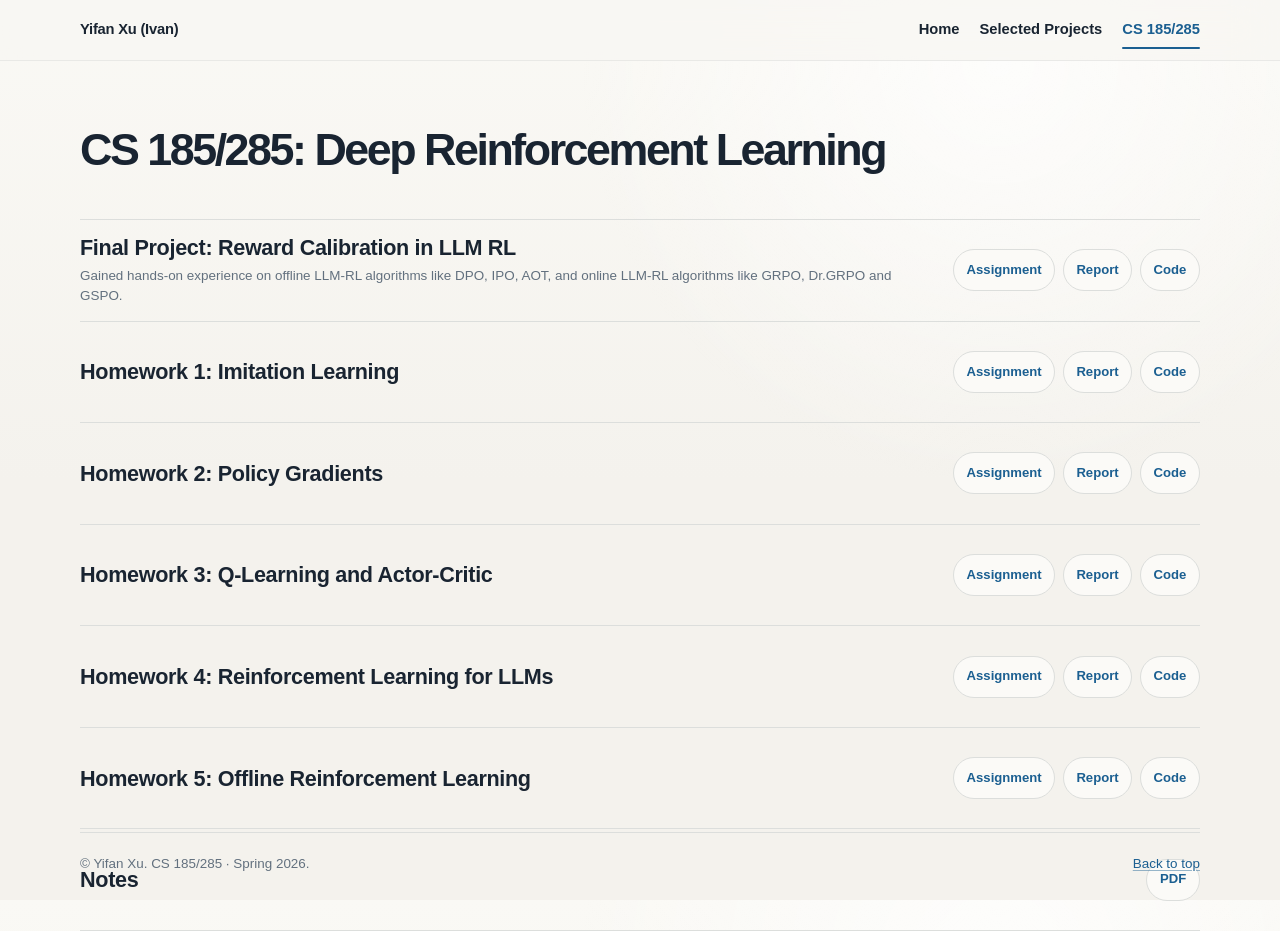
<file: projects/cs185-285/index.html>
<!doctype html>
<html lang="en">
  <head>
    <meta charset="utf-8">
    <meta name="viewport" content="width=device-width, initial-scale=1">

    <title>CS 185/285 Deep Reinforcement Learning | Yifan Xu</title>
    <meta name="author" content="Yifan Xu">
    <meta
      name="description"
      content="Yifan Xu's CS 185/285 coursework, final project, and course notes at UC Berkeley."
    >
    <meta name="robots" content="noindex, nofollow">
    <meta name="theme-color" content="#f7f6f2">

    <link rel="canonical" href="https://aprilavrilivan.github.io/projects/cs185-285/">
    <link rel="stylesheet" href="../../stylesheet.css?v=20260930-layout-polish-v3">

    <meta property="og:type" content="website">
    <meta property="og:title" content="CS 185/285 Deep Reinforcement Learning | Yifan Xu">
    <meta
      property="og:description"
      content="Five course assignments, an LLM reinforcement-learning final project, and course notes."
    >
    <meta
      property="og:url"
      content="https://aprilavrilivan.github.io/projects/cs185-285/"
    >
    <meta name="twitter:card" content="summary">
  </head>

  <body class="course-directory-page">
    <a class="skip-link" href="#main-content">Skip to main content</a>

    <header class="site-header subpage-header" id="top">
      <div class="site-header-inner">
        <a class="site-mark" href="../../index.html" aria-label="Go to Yifan Xu's homepage">Yifan Xu (Ivan)</a>
        <nav class="site-nav" aria-label="Project navigation">
          <a href="../../index.html">Home</a>
          <a href="../../index.html#work">Selected Projects</a>
          <a href="index.html" aria-current="page">CS 185/285</a>
        </nav>
      </div>
    </header>

    <div class="page-shell">
      <main id="main-content">
        <section class="course-directory" aria-labelledby="page-title">
          <h1 id="page-title">CS 185/285: Deep Reinforcement Learning</h1>

          <ul class="course-directory-list">
            <li class="course-directory-item" id="final">
              <div>
                <h2>Final Project: Reward Calibration in LLM RL</h2>
                <p class="course-directory-note">
                  Gained hands-on experience on offline LLM-RL algorithms like DPO, IPO, AOT,
                  and online LLM-RL algorithms like GRPO, Dr.GRPO and GSPO.
                </p>
              </div>
              <nav class="course-directory-links" aria-label="Final project links">
                <a
                  href="https://rail.eecs.berkeley.edu/deeprlcourse/static/misc/llm_rl_default_final_project.pdf"
                  target="_blank"
                  rel="noreferrer"
                >Assignment</a>
                <a href="reports/cs185-final-project-report.pdf" target="_blank">Report</a>
                <a
                  href="https://github.com/aprilavrilivan/cs185_final_project"
                  target="_blank"
                  rel="noreferrer"
                >Code</a>
              </nav>
            </li>

            <li class="course-directory-item" id="hw1">
              <h2>Homework 1: Imitation Learning</h2>
              <nav class="course-directory-links" aria-label="Homework 1 links">
                <a
                  href="https://rail.eecs.berkeley.edu/deeprlcourse/static/homeworks/hw1.pdf"
                  target="_blank"
                  rel="noreferrer"
                >Assignment</a>
                <a href="reports/hw1-imitation-learning.pdf" target="_blank">Report</a>
                <a
                  href="https://github.com/aprilavrilivan/cs185-285-deep-rl-coursework/tree/main/hw1"
                  target="_blank"
                  rel="noreferrer"
                >Code</a>
              </nav>
            </li>

            <li class="course-directory-item" id="hw2">
              <h2>Homework 2: Policy Gradients</h2>
              <nav class="course-directory-links" aria-label="Homework 2 links">
                <a
                  href="https://rail.eecs.berkeley.edu/deeprlcourse/static/homeworks/hw2.pdf"
                  target="_blank"
                  rel="noreferrer"
                >Assignment</a>
                <a href="reports/hw2-policy-gradients.pdf" target="_blank">Report</a>
                <a
                  href="https://github.com/aprilavrilivan/cs185-285-deep-rl-coursework/tree/main/hw2"
                  target="_blank"
                  rel="noreferrer"
                >Code</a>
              </nav>
            </li>

            <li class="course-directory-item" id="hw3">
              <h2>Homework 3: Q-Learning and Actor-Critic</h2>
              <nav class="course-directory-links" aria-label="Homework 3 links">
                <a
                  href="https://rail.eecs.berkeley.edu/deeprlcourse/static/homeworks/hw3.pdf"
                  target="_blank"
                  rel="noreferrer"
                >Assignment</a>
                <a href="reports/hw3-q-learning-actor-critic.pdf" target="_blank">Report</a>
                <a
                  href="https://github.com/aprilavrilivan/cs185-285-deep-rl-coursework/tree/main/hw3"
                  target="_blank"
                  rel="noreferrer"
                >Code</a>
              </nav>
            </li>

            <li class="course-directory-item" id="hw4">
              <h2>Homework 4: Reinforcement Learning for LLMs</h2>
              <nav class="course-directory-links" aria-label="Homework 4 links">
                <a
                  href="https://rail.eecs.berkeley.edu/deeprlcourse/static/homeworks/hw4.pdf"
                  target="_blank"
                  rel="noreferrer"
                >Assignment</a>
                <a href="reports/hw4-llm-rl.pdf" target="_blank">Report</a>
                <a
                  href="https://github.com/aprilavrilivan/cs185-285-deep-rl-coursework/tree/main/hw4"
                  target="_blank"
                  rel="noreferrer"
                >Code</a>
              </nav>
            </li>

            <li class="course-directory-item" id="hw5">
              <h2>Homework 5: Offline Reinforcement Learning</h2>
              <nav class="course-directory-links" aria-label="Homework 5 links">
                <a
                  href="https://rail.eecs.berkeley.edu/deeprlcourse/static/homeworks/hw5.pdf"
                  target="_blank"
                  rel="noreferrer"
                >Assignment</a>
                <a href="reports/hw5-offline-rl.pdf" target="_blank">Report</a>
                <a
                  href="https://github.com/aprilavrilivan/cs185-285-deep-rl-coursework/tree/main/hw5"
                  target="_blank"
                  rel="noreferrer"
                >Code</a>
              </nav>
            </li>

            <li class="course-directory-item" id="notes">
              <h2>Notes</h2>
              <nav class="course-directory-links" aria-label="Course notes links">
                <a href="notes/cs185-285-course-notes.pdf" target="_blank">PDF</a>
              </nav>
            </li>
          </ul>
        </section>
      </main>

      <footer class="site-footer">
        <p>© Yifan Xu. CS 185/285 · Spring 2026.</p>
        <a href="#top">Back to top</a>
      </footer>
    </div>
    <script src="../../site-navigation.js?v=20260812-sticky-nav" defer></script>
  </body>
</html>
</file>
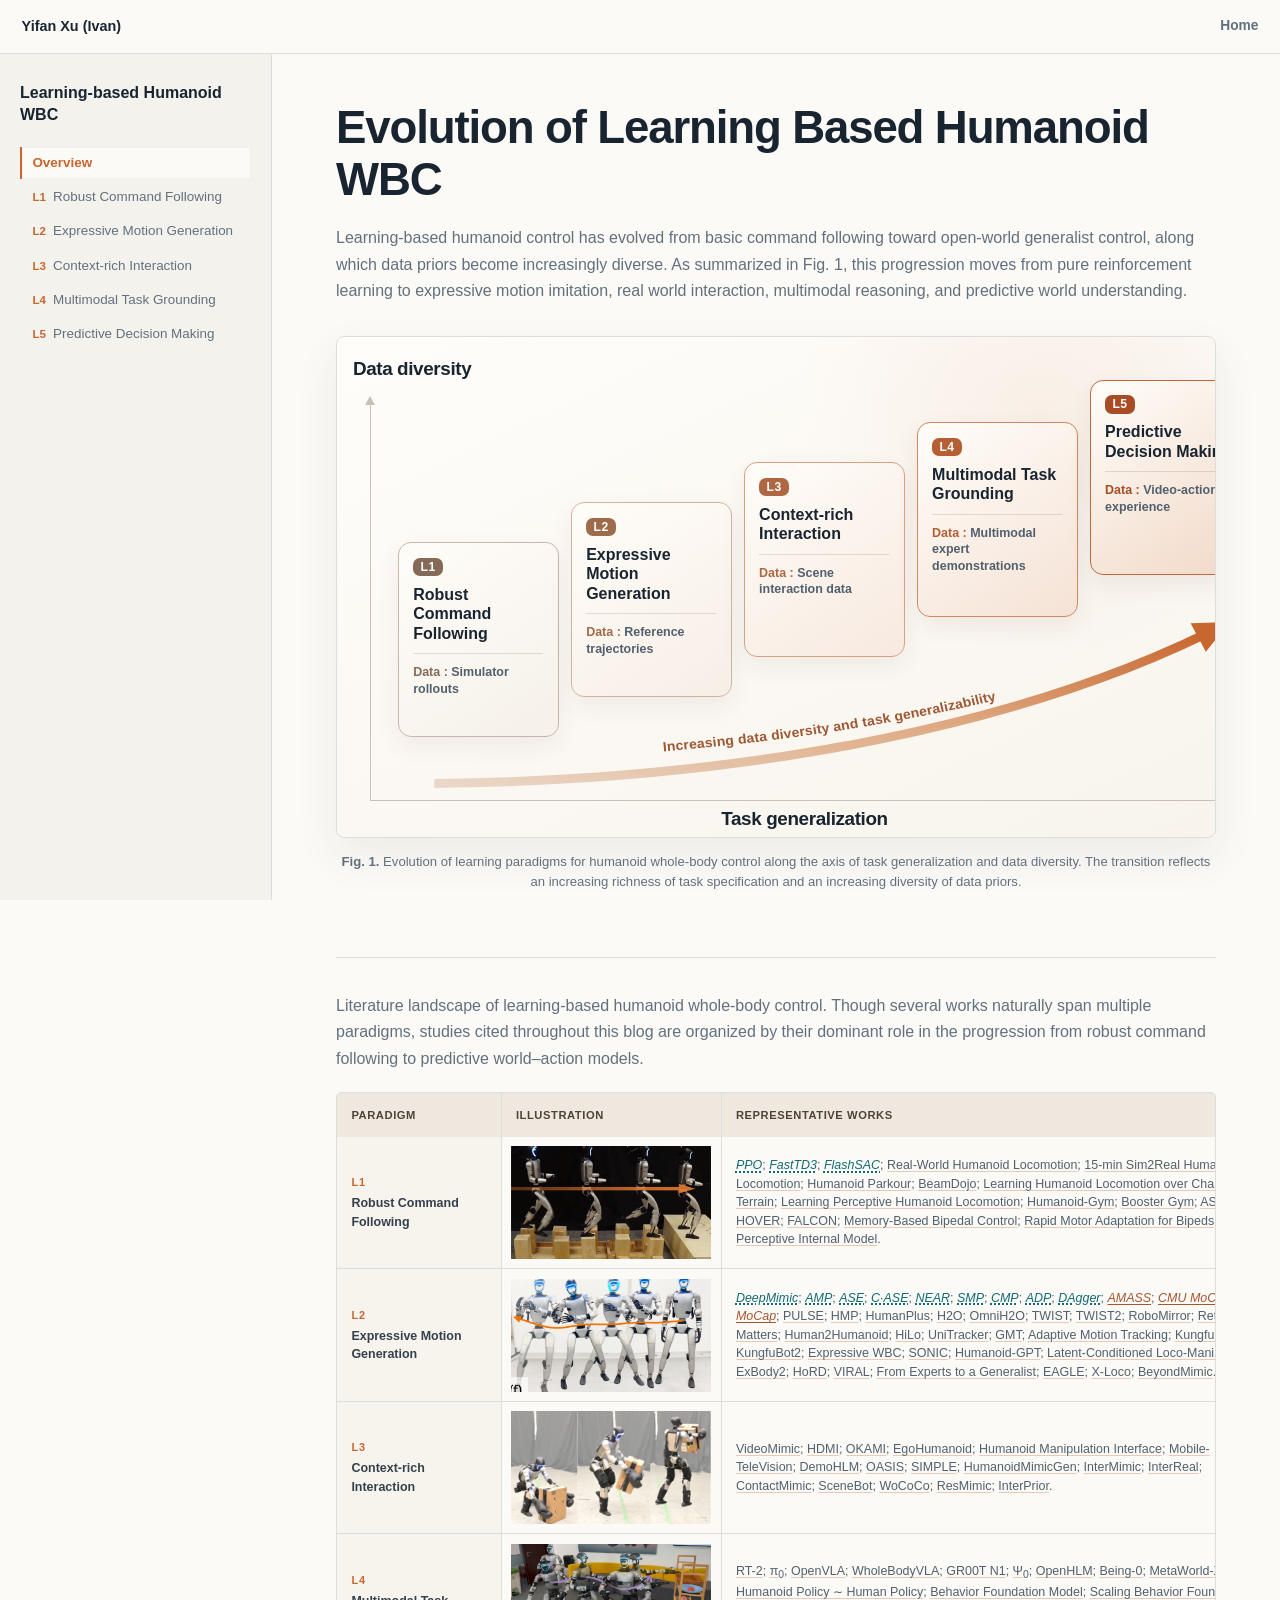
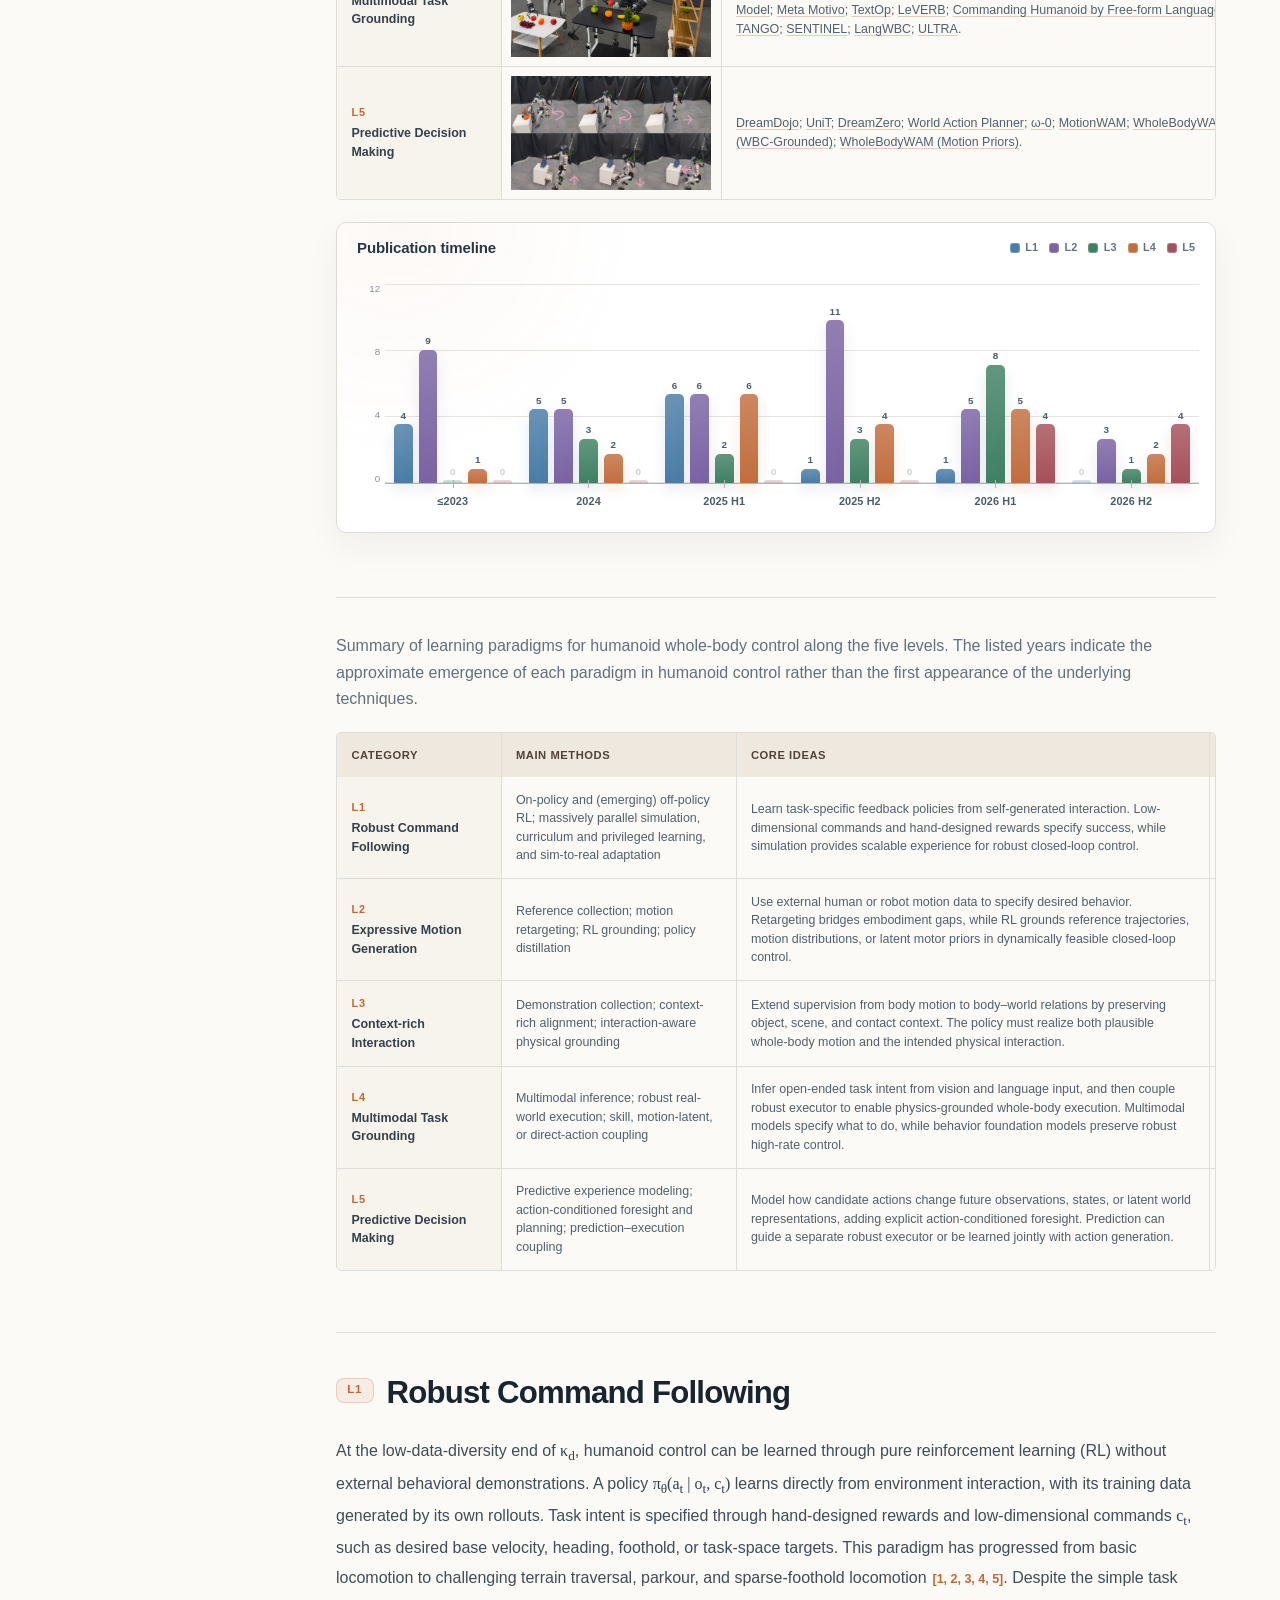
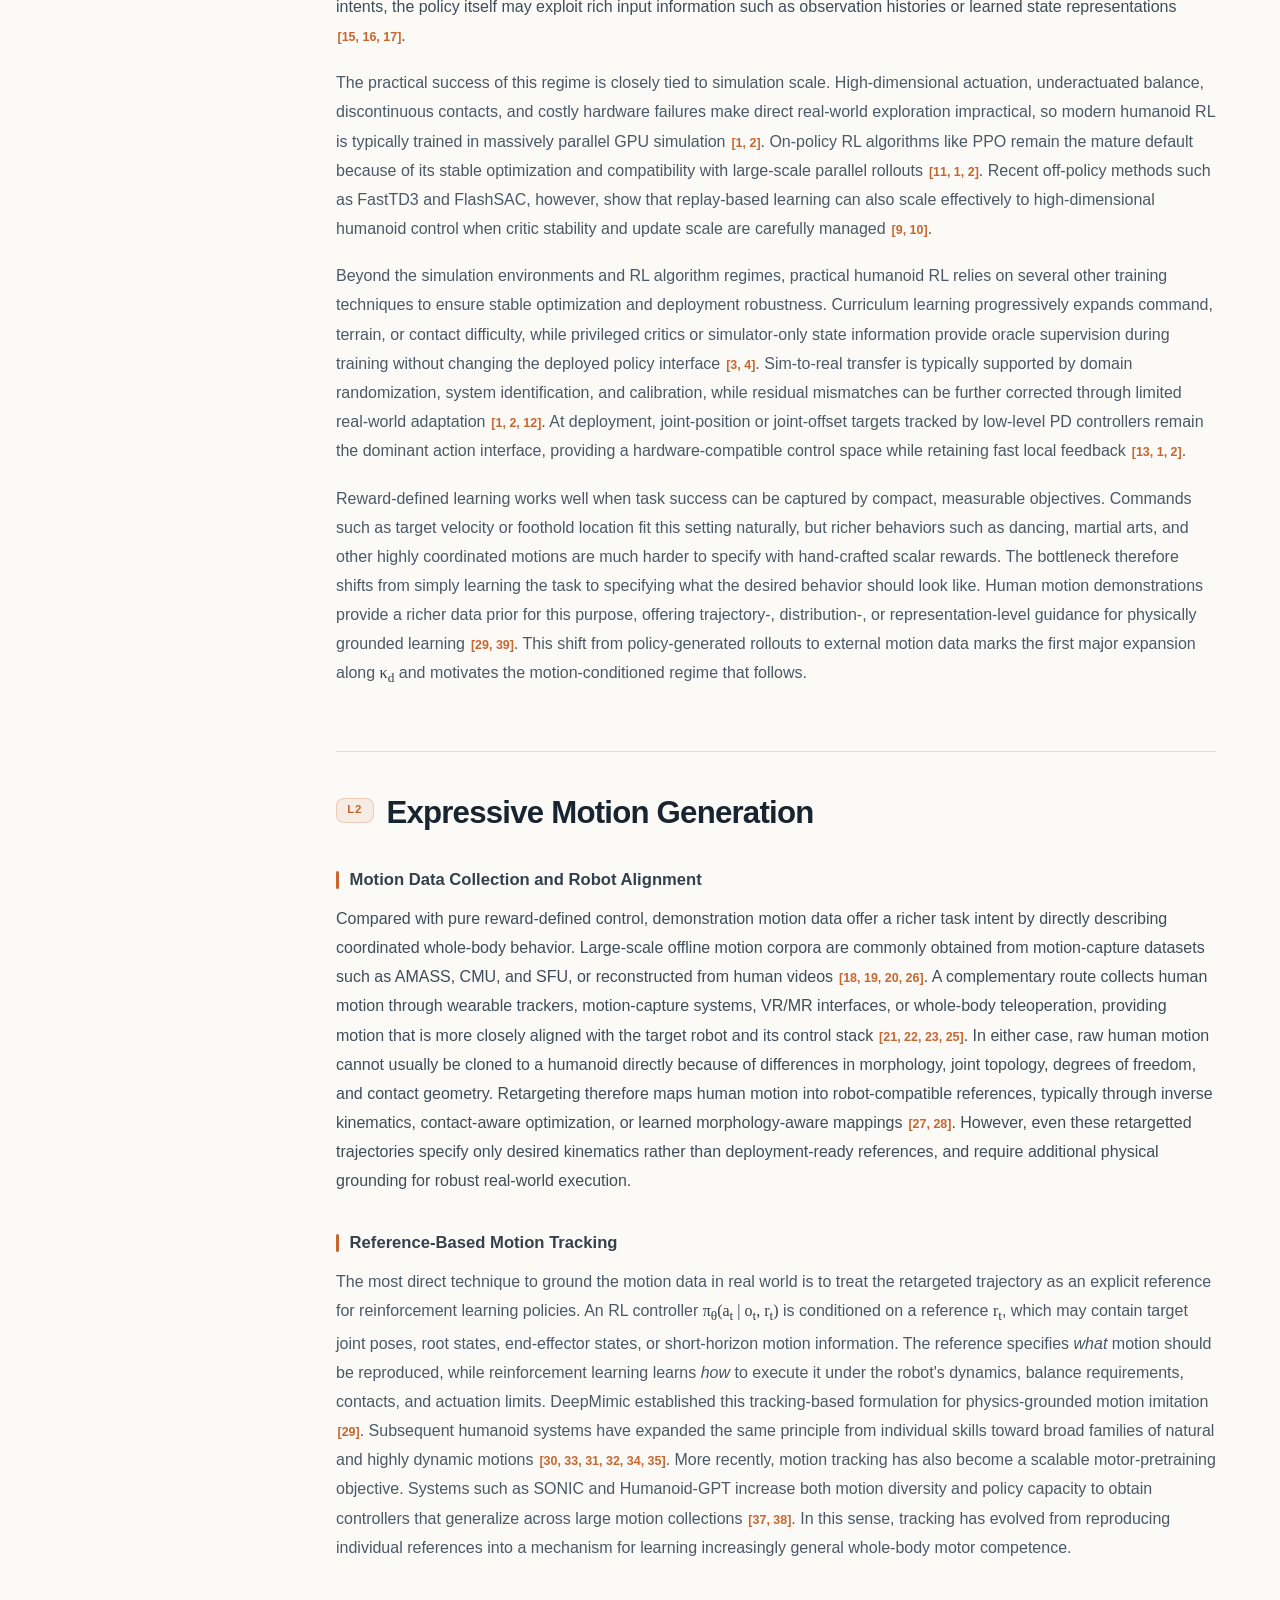
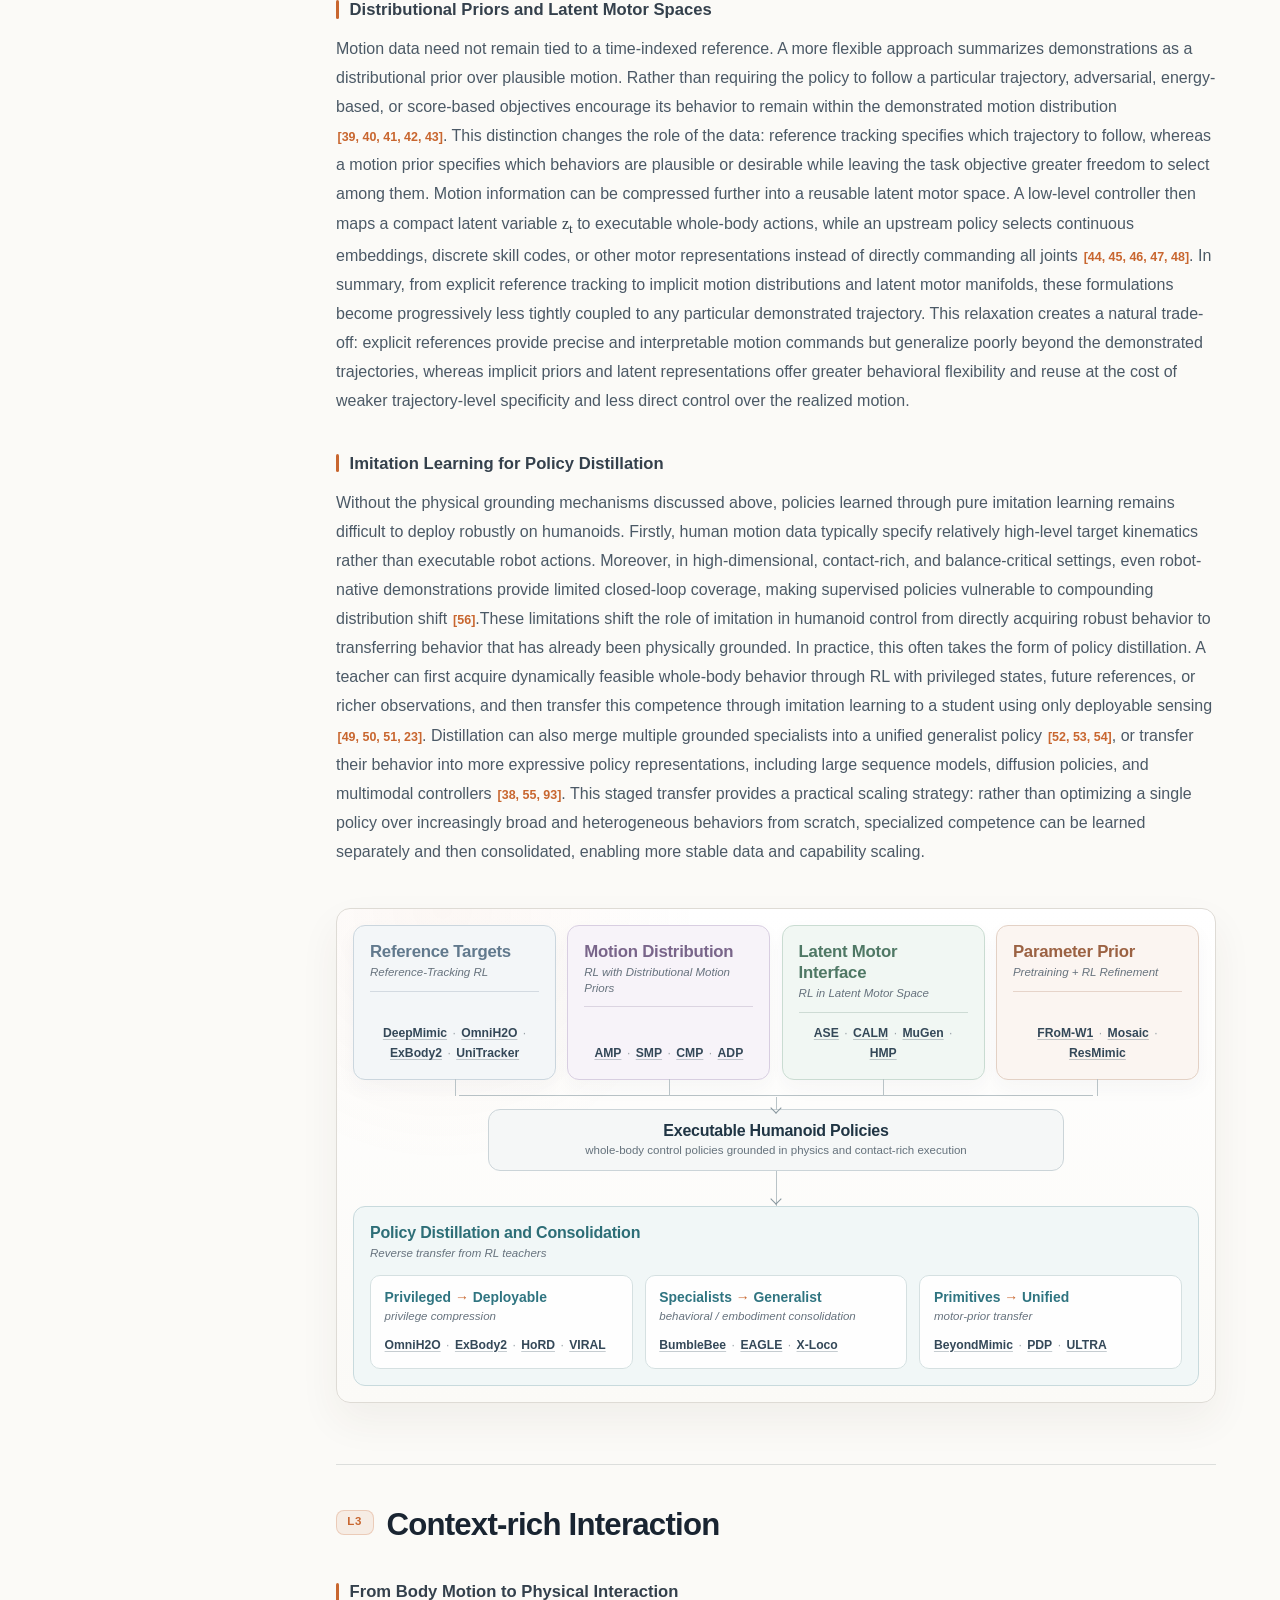
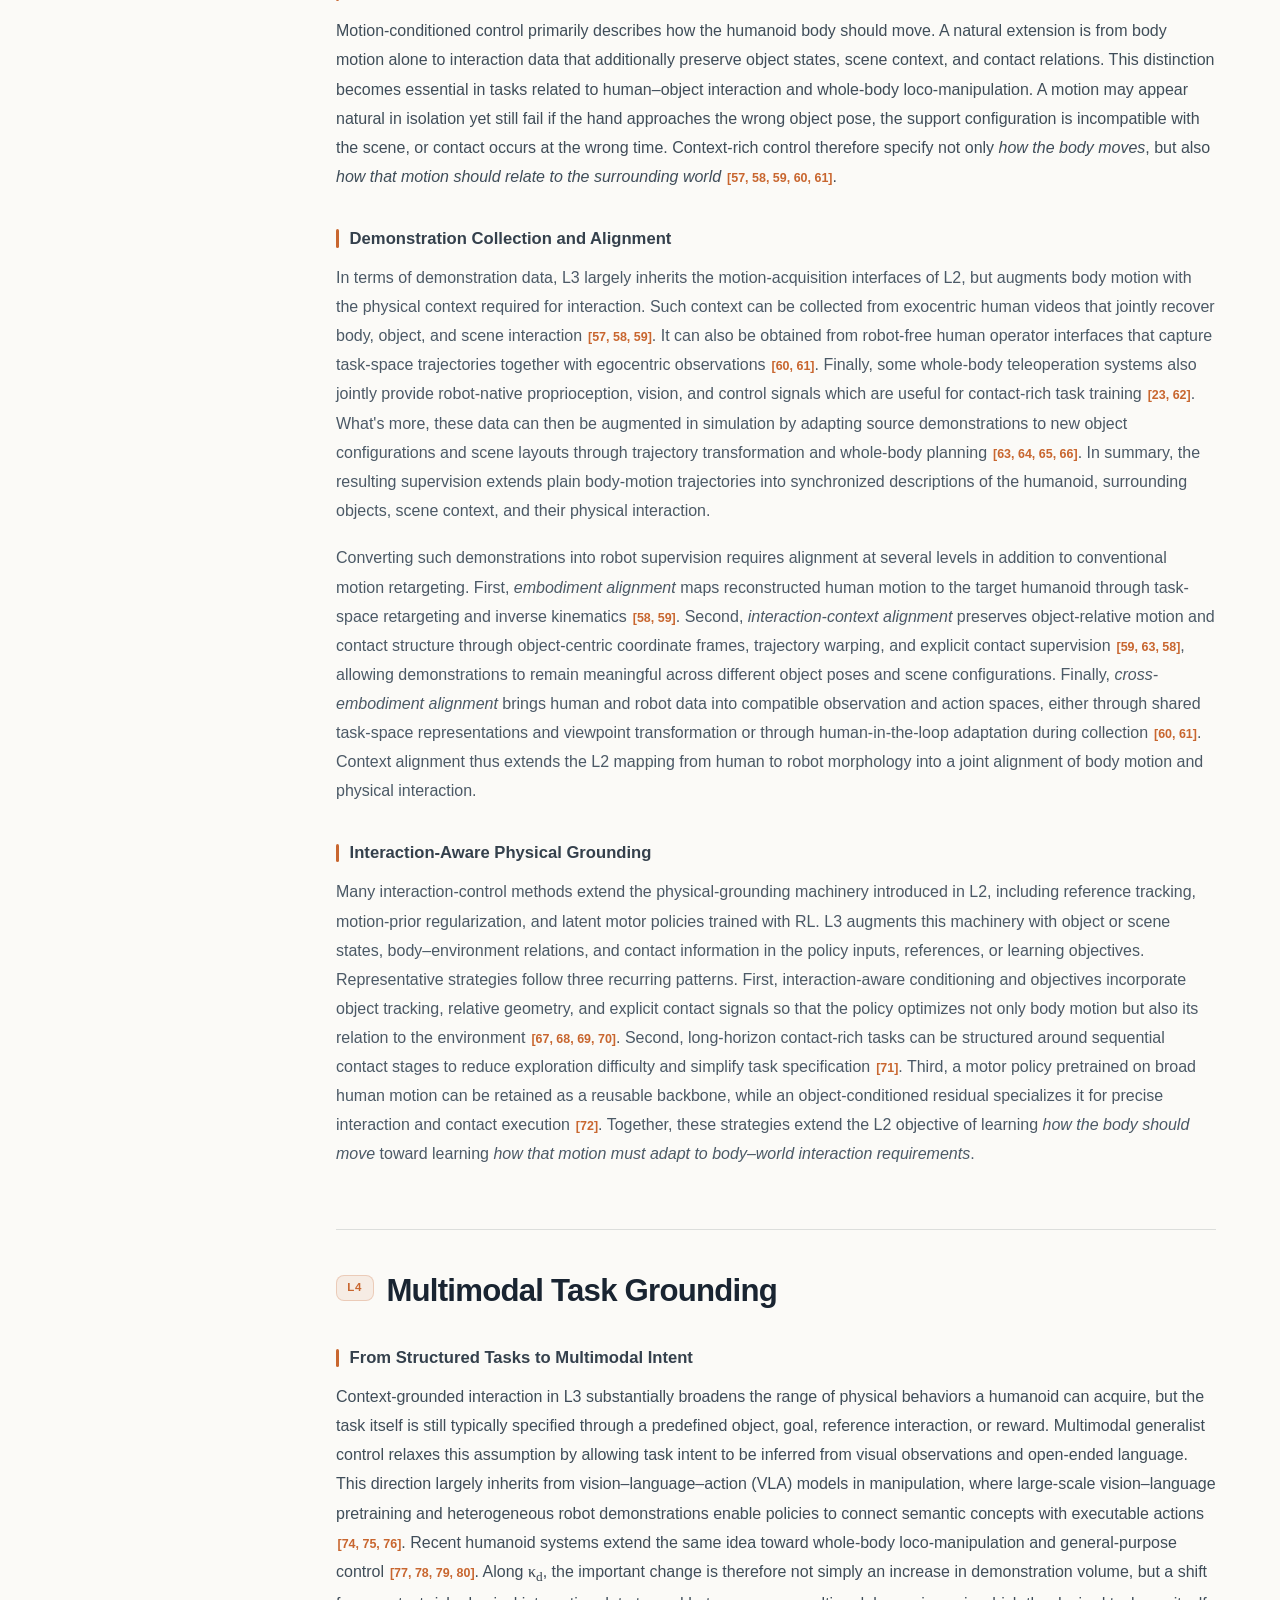
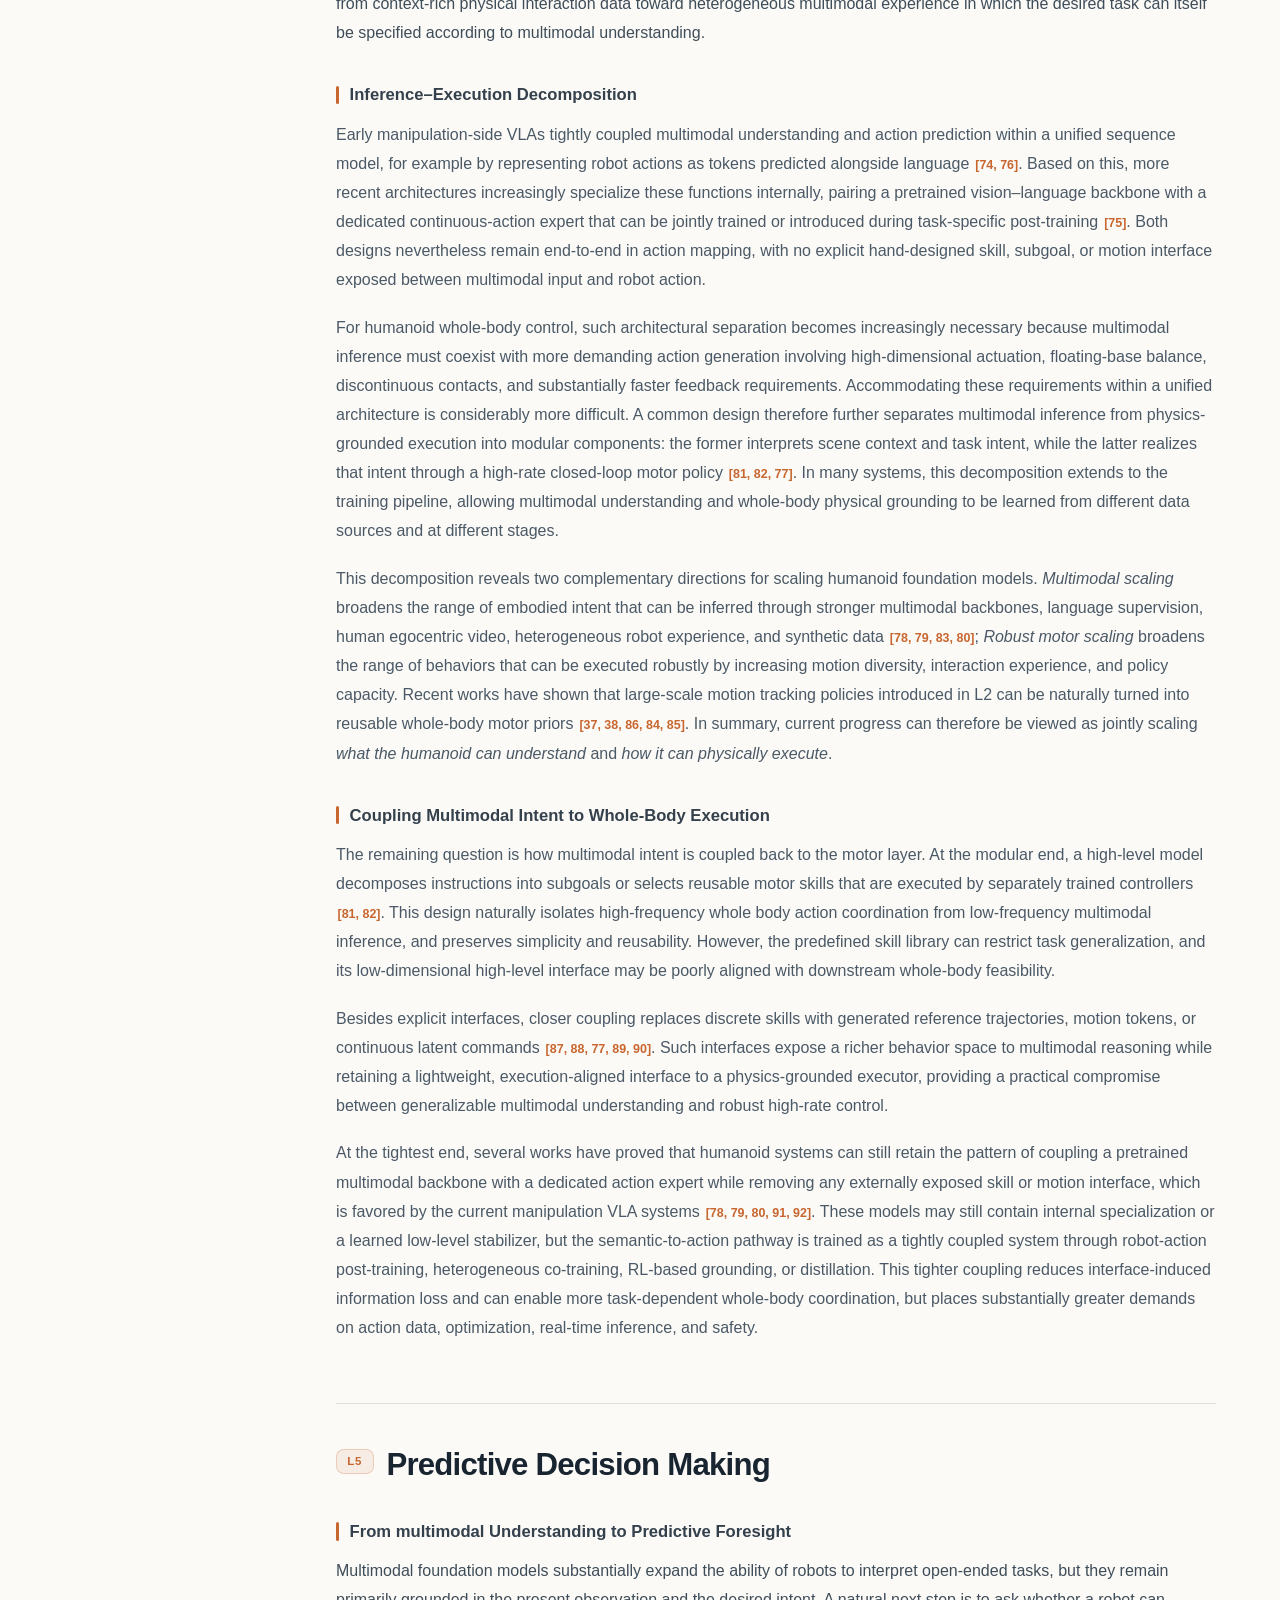
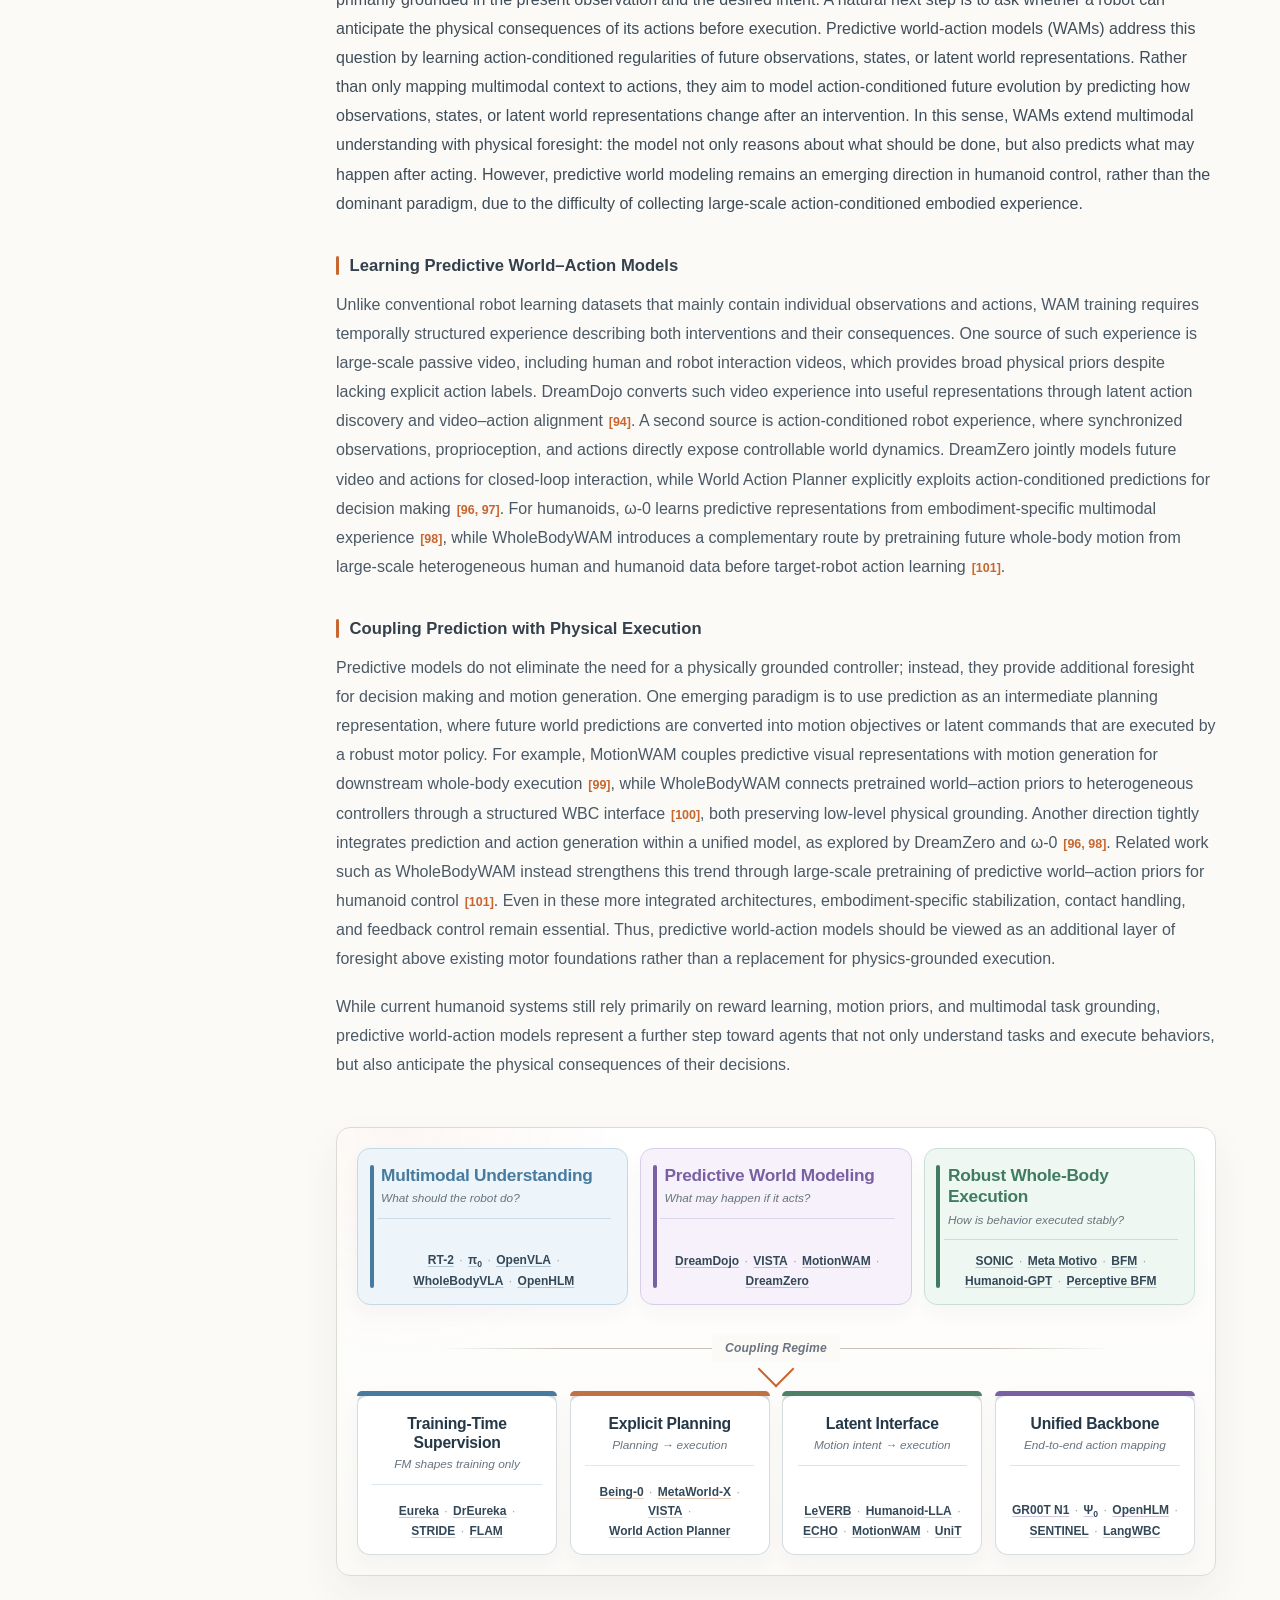
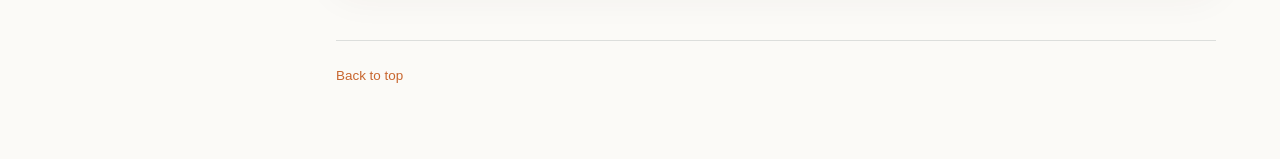
<file: tutorials/learning-based-humanoid-whole-body-control/index.html>
<!doctype html>
<html lang="en">
  <head>
    <meta charset="utf-8">
    <meta name="viewport" content="width=device-width, initial-scale=1">

    <title>Evolution of Learning Based Humanoid WBC | Yifan Xu</title>
    <meta name="author" content="Yifan Xu">
    <meta
      name="description"
      content="Evolution of Learning Based Humanoid WBC"
    >
    <meta name="robots" content="noindex, nofollow">
    <meta name="theme-color" content="#ffffff">

    <link rel="stylesheet" href="../../stylesheet.css?v=20260929-blogs-v2">
    <link rel="stylesheet" href="tutorial.css?v=20261004-scrollspy-v4">
  </head>

  <body class="docs-page">
    <a class="skip-link" href="#main-content">Skip to main content</a>

    <header class="docs-topbar">
      <a href="../../">Yifan Xu (Ivan)</a>
      <nav aria-label="Page links">
        <a href="../../#blogs">Home</a>
      </nav>
    </header>

    <div class="docs-layout">
      <aside class="docs-sidebar" aria-label="Blog navigation">
        <a class="docs-title" href="#top">Learning-based Humanoid WBC</a>
        <nav class="docs-nav">
          <a href="#overview">Overview</a>
          <a href="#l1"><span>L1</span> Robust Command Following</a>
          <a href="#l2"><span>L2</span> Expressive Motion Generation</a>
          <a href="#l3"><span>L3</span> Context-rich Interaction</a>
          <a href="#l4"><span>L4</span> Multimodal Task Grounding</a>
          <a href="#l5"><span>L5</span> Predictive Decision Making</a>
        </nav>
      </aside>

      <main class="docs-main" id="main-content">
        <article class="docs-article" id="top">
          <section id="overview">
            <h1>Evolution of Learning Based Humanoid WBC</h1>
            <p>
              Learning-based humanoid control has evolved from basic command following toward
              open-world generalist control, along which data priors become increasingly diverse.
              As summarized in Fig. 1, this progression moves from pure reinforcement learning
              to expressive motion imitation, real world interaction, multimodal reasoning, and
              predictive world understanding.
            </p>

            <figure class="docs-figure">
              <div
                class="evolution-diagram"
                role="group"
                aria-label="Evolution of learning-based humanoid whole-body control from L1 to L5"
              >
                <div class="evolution-plot">
                  <div class="evolution-axis-label evolution-axis-label--data">Data diversity</div>
                  <div class="evolution-axis-label evolution-axis-label--task">Task generalization</div>
                  <div class="evolution-axes" aria-hidden="true"></div>

                  <svg
                    class="evolution-flow"
                    viewBox="0 0 1000 560"
                    preserveAspectRatio="none"
                    aria-hidden="true"
                  >
                    <defs>
                      <linearGradient id="evolution-flow-gradient" x1="0" y1="1" x2="1" y2="0">
                        <stop offset="0" stop-color="#ead7c7"></stop>
                        <stop offset="0.55" stop-color="#dda77f"></stop>
                        <stop offset="1" stop-color="#c8662f"></stop>
                      </linearGradient>
                      <marker
                        id="evolution-flow-arrow"
                        markerWidth="42"
                        markerHeight="42"
                        refX="10"
                        refY="21"
                        viewBox="0 0 40 42"
                        orient="auto"
                        markerUnits="userSpaceOnUse"
                      >
                        <path d="M 0 3 L 38 21 L 0 39 Z" fill="#c8662f"></path>
                      </marker>
                      <path
                        id="evolution-flow-label-path"
                        d="M 145 474 C 427 471, 700 424, 900 346"
                      ></path>
                    </defs>
                    <path
                      class="evolution-flow-line"
                      d="M 104 500 C 408 497, 708 445, 930 332"
                      marker-end="url(#evolution-flow-arrow)"
                    ></path>
                    <text class="evolution-flow-label" text-anchor="middle">
                      <textPath href="#evolution-flow-label-path" startOffset="50%">
                        Increasing data diversity and task generalizability
                      </textPath>
                    </text>
                  </svg>

                  <div class="evolution-mobile-axis" aria-hidden="true">
                    <span>Data diversity ↑</span>
                    <span>Task generalization →</span>
                  </div>

                  <a class="evolution-stage evolution-stage--l1" href="#l1">
                    <span class="evolution-level">L1</span>
                    <strong class="evolution-title">Robust Command Following</strong>
                    <span class="evolution-divider" aria-hidden="true"></span>
                    <span class="evolution-detail"><b>Data&nbsp;:</b> Simulator rollouts</span>
                  </a>

                  <a class="evolution-stage evolution-stage--l2" href="#l2">
                    <span class="evolution-level">L2</span>
                    <strong class="evolution-title">Expressive Motion Generation</strong>
                    <span class="evolution-divider" aria-hidden="true"></span>
                    <span class="evolution-detail"><b>Data&nbsp;:</b> Reference trajectories</span>
                  </a>

                  <a class="evolution-stage evolution-stage--l3" href="#l3">
                    <span class="evolution-level">L3</span>
                    <strong class="evolution-title">Context-rich Interaction</strong>
                    <span class="evolution-divider" aria-hidden="true"></span>
                    <span class="evolution-detail"><b>Data&nbsp;:</b> Scene interaction data</span>
                  </a>

                  <a class="evolution-stage evolution-stage--l4" href="#l4">
                    <span class="evolution-level">L4</span>
                    <strong class="evolution-title">Multimodal Task Grounding</strong>
                    <span class="evolution-divider" aria-hidden="true"></span>
                    <span class="evolution-detail"><b>Data&nbsp;:</b> Multimodal expert demonstrations</span>
                  </a>

                  <a class="evolution-stage evolution-stage--l5" href="#l5">
                    <span class="evolution-level">L5</span>
                    <strong class="evolution-title">Predictive Decision Making</strong>
                    <span class="evolution-divider" aria-hidden="true"></span>
                    <span class="evolution-detail"><b>Data&nbsp;:</b> Video-action experience</span>
                  </a>
                </div>
              </div>
              <figcaption>
                <strong>Fig. 1.</strong> Evolution of learning paradigms for humanoid whole-body control
                along the axis of task generalization and data diversity. The transition reflects an increasing richness of 
                task specification and an increasing diversity of data priors.
              </figcaption>
            </figure>
          </section>

          <section class="docs-section" id="table-1">
            <p>
              Literature landscape of learning-based humanoid whole-body control. Though several works naturally
              span multiple paradigms, studies cited throughout this blog are organized by their dominant 
              role in the progression from robust command following to predictive world–action models.
            </p>

            <div class="docs-table-wrap" tabindex="0" aria-label="Scrollable literature landscape table">
              <table class="docs-table landscape-table">
                <thead>
                  <tr>
                    <th scope="col">Paradigm</th>
                    <th scope="col">Illustration</th>
                    <th scope="col">Representative works</th>
                  </tr>
                </thead>
                <tbody>
                  <tr>
                    <th scope="row"><span>L1</span>Robust Command Following</th>
                    <td>
                      <img
                        src="../../assets/tutorials/learning-wbc/l1-beamdojo.png"
                        alt="BeamDojo illustration"
                        loading="lazy"
                      >
                    </td>
                    <td>
                      <a class="paper-link paper-link--method" href="https://arxiv.org/pdf/1707.06347">PPO</a>;
                      <a class="paper-link paper-link--method" href="https://arxiv.org/pdf/2505.22642">FastTD3</a>;
                      <a class="paper-link paper-link--method" href="https://arxiv.org/pdf/2604.04539">FlashSAC</a>;
                      <a class="paper-link paper-link--deployment" href="https://arxiv.org/pdf/2303.03381">Real-World Humanoid Locomotion</a>;
                      <a class="paper-link paper-link--deployment" href="https://arxiv.org/pdf/2512.01996">15-min Sim2Real Humanoid Locomotion</a>;
                      <a class="paper-link paper-link--deployment" href="https://arxiv.org/pdf/2406.10759">Humanoid Parkour</a>;
                      <a class="paper-link paper-link--deployment" href="https://arxiv.org/pdf/2502.10363">BeamDojo</a>;
                      <a class="paper-link paper-link--deployment" href="https://arxiv.org/pdf/2410.03654">Learning Humanoid Locomotion over Challenging Terrain</a>;
                      <a class="paper-link paper-link--deployment" href="https://arxiv.org/pdf/2503.00692">Learning Perceptive Humanoid Locomotion</a>;
                      <a class="paper-link paper-link--deployment" href="https://arxiv.org/pdf/2404.05695">Humanoid-Gym</a>;
                      <a class="paper-link paper-link--deployment" href="https://arxiv.org/pdf/2506.15132">Booster Gym</a>;
                      <a class="paper-link paper-link--deployment" href="https://arxiv.org/pdf/2502.01143">ASAP</a>;
                      <a class="paper-link paper-link--deployment" href="https://arxiv.org/pdf/2410.21229">HOVER</a>;
                      <a class="paper-link paper-link--deployment" href="https://arxiv.org/pdf/2505.06776">FALCON</a>;
                      <a class="paper-link paper-link--deployment" href="https://arxiv.org/pdf/2006.02402">Memory-Based Bipedal Control</a>;
                      <a class="paper-link paper-link--deployment" href="https://arxiv.org/pdf/2205.15299">Rapid Motor Adaptation for Bipeds</a>;
                      <a class="paper-link paper-link--deployment" href="https://arxiv.org/pdf/2411.14386">Perceptive Internal Model</a>.
                    </td>
                  </tr>
                  <tr>
                    <th scope="row"><span>L2</span>Expressive Motion Generation</th>
                    <td>
                      <img
                        src="../../assets/tutorials/learning-wbc/l2-exbody2.png"
                        alt="ExBody2 illustration"
                        loading="lazy"
                      >
                    </td>
                    <td>
                      <a class="paper-link paper-link--method" href="https://arxiv.org/pdf/1804.02717">DeepMimic</a>;
                      <a class="paper-link paper-link--method" href="https://arxiv.org/pdf/2104.02180">AMP</a>;
                      <a class="paper-link paper-link--method" href="https://arxiv.org/pdf/2205.01906">ASE</a>;
                      <a class="paper-link paper-link--method" href="https://arxiv.org/pdf/2309.11351">C·ASE</a>;
                      <a class="paper-link paper-link--method" href="https://arxiv.org/pdf/2501.14856">NEAR</a>;
                      <a class="paper-link paper-link--method" href="https://arxiv.org/pdf/2512.03028">SMP</a>;
                      <a class="paper-link paper-link--method" href="https://arxiv.org/pdf/2608.03234">CMP</a>;
                      <a class="paper-link paper-link--method" href="https://arxiv.org/pdf/2607.03454">ADP</a>;
                      <a class="paper-link paper-link--method" href="https://arxiv.org/pdf/1011.0686">DAgger</a>;
                      <a class="paper-link paper-link--dataset" href="https://arxiv.org/pdf/1904.03278">AMASS</a>;
                      <a class="paper-link paper-link--dataset" href="https://mocap.cs.cmu.edu/">CMU MoCap</a>;
                      <a class="paper-link paper-link--dataset" href="https://mocap.cs.sfu.ca/">SFU MoCap</a>;
                      <a class="paper-link paper-link--deployment" href="https://arxiv.org/pdf/2310.04582">PULSE</a>;
                      <a class="paper-link paper-link--deployment" href="https://arxiv.org/pdf/2607.24083">HMP</a>;
                      <a class="paper-link paper-link--deployment" href="https://arxiv.org/pdf/2406.10454">HumanPlus</a>;
                      <a class="paper-link paper-link--deployment" href="https://arxiv.org/pdf/2403.04436">H2O</a>;
                      <a class="paper-link paper-link--deployment" href="https://arxiv.org/pdf/2406.08858">OmniH2O</a>;
                      <a class="paper-link paper-link--deployment" href="https://arxiv.org/pdf/2505.02833">TWIST</a>;
                      <a class="paper-link paper-link--deployment" href="https://arxiv.org/pdf/2511.02832">TWIST2</a>;
                      <a class="paper-link paper-link--deployment" href="https://arxiv.org/pdf/2512.23649">RoboMirror</a>;
                      <a class="paper-link paper-link--deployment" href="https://arxiv.org/pdf/2510.02252">Retargeting Matters</a>;
                      <a class="paper-link paper-link--deployment" href="https://arxiv.org/pdf/2606.03476">Human2Humanoid</a>;
                      <a class="paper-link paper-link--deployment" href="https://arxiv.org/pdf/2502.03122">HiLo</a>;
                      <a class="paper-link paper-link--deployment" href="https://arxiv.org/pdf/2507.07356">UniTracker</a>;
                      <a class="paper-link paper-link--deployment" href="https://arxiv.org/pdf/2506.14770">GMT</a>;
                      <a class="paper-link paper-link--deployment" href="https://arxiv.org/pdf/2510.14454">Adaptive Motion Tracking</a>;
                      <a class="paper-link paper-link--deployment" href="https://arxiv.org/pdf/2506.12851">KungfuBot</a>;
                      <a class="paper-link paper-link--deployment" href="https://arxiv.org/pdf/2509.16638">KungfuBot2</a>;
                      <a class="paper-link paper-link--deployment" href="https://arxiv.org/pdf/2402.16796">Expressive WBC</a>;
                      <a class="paper-link paper-link--deployment" href="https://arxiv.org/pdf/2511.07820">SONIC</a>;
                      <a class="paper-link paper-link--deployment" href="https://arxiv.org/pdf/2606.03985">Humanoid-GPT</a>;
                      <a class="paper-link paper-link--deployment" href="https://arxiv.org/pdf/2509.16061">Latent-Conditioned Loco-Manipulation</a>;
                      <a class="paper-link paper-link--deployment" href="https://arxiv.org/pdf/2412.13196">ExBody2</a>;
                      <a class="paper-link paper-link--deployment" href="https://arxiv.org/pdf/2602.04412">HoRD</a>;
                      <a class="paper-link paper-link--deployment" href="https://arxiv.org/pdf/2511.15200">VIRAL</a>;
                      <a class="paper-link paper-link--deployment" href="https://arxiv.org/pdf/2506.12779">From Experts to a Generalist</a>;
                      <a class="paper-link paper-link--deployment" href="https://arxiv.org/pdf/2602.02960">EAGLE</a>;
                      <a class="paper-link paper-link--deployment" href="https://arxiv.org/pdf/2603.03733">X-Loco</a>;
                      <a class="paper-link paper-link--deployment" href="https://arxiv.org/pdf/2508.08241">BeyondMimic</a>.
                    </td>
                  </tr>
                  <tr>
                    <th scope="row"><span>L3</span>Context-rich Interaction</th>
                    <td>
                      <img
                        src="../../assets/tutorials/learning-wbc/l3-hdmi.png"
                        alt="HDMI illustration"
                        loading="lazy"
                      >
                    </td>
                    <td>
                      <a class="paper-link" href="https://arxiv.org/pdf/2505.03729">VideoMimic</a>;
                      <a class="paper-link" href="https://arxiv.org/pdf/2509.16757">HDMI</a>;
                      <a class="paper-link" href="https://arxiv.org/pdf/2410.11792">OKAMI</a>;
                      <a class="paper-link" href="https://arxiv.org/pdf/2602.10106">EgoHumanoid</a>;
                      <a class="paper-link" href="https://arxiv.org/pdf/2602.06643">Humanoid Manipulation Interface</a>;
                      <a class="paper-link" href="https://arxiv.org/pdf/2412.07773">Mobile-TeleVision</a>;
                      <a class="paper-link" href="https://arxiv.org/pdf/2510.11258">DemoHLM</a>;
                      <a class="paper-link" href="https://arxiv.org/pdf/2606.08548">OASIS</a>;
                      <a class="paper-link" href="https://arxiv.org/pdf/2606.08278">SIMPLE</a>;
                      <a class="paper-link" href="https://arxiv.org/pdf/2605.27724">HumanoidMimicGen</a>;
                      <a class="paper-link" href="https://arxiv.org/pdf/2502.20390">InterMimic</a>;
                      <a class="paper-link" href="https://arxiv.org/pdf/2603.07516">InterReal</a>;
                      <a class="paper-link" href="https://arxiv.org/pdf/2607.08742">ContactMimic</a>;
                      <a class="paper-link" href="https://arxiv.org/pdf/2606.27581">SceneBot</a>;
                      <a class="paper-link" href="https://arxiv.org/pdf/2406.06005">WoCoCo</a>;
                      <a class="paper-link" href="https://arxiv.org/pdf/2510.05070">ResMimic</a>;
                      <a class="paper-link" href="https://arxiv.org/pdf/2602.06035">InterPrior</a>.
                    </td>
                  </tr>
                  <tr>
                    <th scope="row"><span>L4</span>Multimodal Task Grounding</th>
                    <td>
                      <img
                        src="../../assets/tutorials/learning-wbc/l4-openhlm.png"
                        alt="OpenHLM illustration"
                        loading="lazy"
                      >
                    </td>
                    <td>
                      <a class="paper-link" href="https://arxiv.org/pdf/2307.15818">RT-2</a>;
                      <a class="paper-link" href="https://arxiv.org/pdf/2410.24164">π<sub>0</sub></a>;
                      <a class="paper-link" href="https://arxiv.org/pdf/2406.09246">OpenVLA</a>;
                      <a class="paper-link" href="https://arxiv.org/pdf/2512.11047">WholeBodyVLA</a>;
                      <a class="paper-link" href="https://arxiv.org/pdf/2503.14734">GR00T N1</a>;
                      <a class="paper-link" href="https://arxiv.org/pdf/2603.12263">Ψ<sub>0</sub></a>;
                      <a class="paper-link" href="https://arxiv.org/pdf/2606.22174">OpenHLM</a>;
                      <a class="paper-link" href="https://arxiv.org/pdf/2503.12533">Being-0</a>;
                      <a class="paper-link" href="https://arxiv.org/pdf/2603.08572">MetaWorld-X</a>;
                      <a class="paper-link" href="https://arxiv.org/pdf/2503.13441">Humanoid Policy ∼ Human Policy</a>;
                      <a class="paper-link" href="https://arxiv.org/pdf/2509.13780">Behavior Foundation Model</a>;
                      <a class="paper-link" href="https://arxiv.org/pdf/2607.15163">Scaling Behavior Foundation Model</a>;
                      <a class="paper-link" href="https://arxiv.org/pdf/2504.11054">Meta Motivo</a>;
                      <a class="paper-link" href="https://arxiv.org/pdf/2602.07439">TextOp</a>;
                      <a class="paper-link" href="https://arxiv.org/pdf/2506.13751">LeVERB</a>;
                      <a class="paper-link" href="https://arxiv.org/pdf/2511.22963">Commanding Humanoid by Free-form Language</a>;
                      <a class="paper-link" href="https://arxiv.org/pdf/2609.09158">TANGO</a>;
                      <a class="paper-link" href="https://arxiv.org/pdf/2511.19236">SENTINEL</a>;
                      <a class="paper-link" href="https://arxiv.org/pdf/2504.21738">LangWBC</a>;
                      <a class="paper-link" href="https://arxiv.org/pdf/2603.03279">ULTRA</a>.
                    </td>
                  </tr>
                  <tr>
                    <th scope="row"><span>L5</span>Predictive Decision Making</th>
                    <td>
                      <img
                        src="../../assets/tutorials/learning-wbc/l5-motionwam.png"
                        alt="MotionWAM illustration"
                        loading="lazy"
                      >
                    </td>
                    <td>
                      <a class="paper-link" href="https://arxiv.org/pdf/2602.06949">DreamDojo</a>;
                      <a class="paper-link" href="https://arxiv.org/pdf/2604.19734">UniT</a>;
                      <a class="paper-link" href="https://arxiv.org/pdf/2602.15922">DreamZero</a>;
                      <a class="paper-link" href="https://arxiv.org/pdf/2607.27599">World Action Planner</a>;
                      <a class="paper-link" href="https://arxiv.org/pdf/2608.06375">ω-0</a>;
                      <a class="paper-link" href="https://arxiv.org/pdf/2606.09215">MotionWAM</a>;
                      <a class="paper-link" href="https://arxiv.org/pdf/2609.16644">WholeBodyWAM (WBC-Grounded)</a>;
                      <a class="paper-link" href="https://arxiv.org/pdf/2609.18197">WholeBodyWAM (Motion Priors)</a>.
                    </td>
                  </tr>
                </tbody>
              </table>
            </div>

            <figure
              id="publication-timeline"
              class="publication-timeline"
              aria-label="Number of papers at each level grouped by first public release period"
            >
              <header class="publication-timeline-header">
                <h3>Publication timeline</h3>
                <ul class="publication-timeline-legend" aria-label="Level colors">
                  <li class="publication-timeline-legend--l1">L1</li>
                  <li class="publication-timeline-legend--l2">L2</li>
                  <li class="publication-timeline-legend--l3">L3</li>
                  <li class="publication-timeline-legend--l4">L4</li>
                  <li class="publication-timeline-legend--l5">L5</li>
                </ul>
              </header>

              <div
                class="publication-timeline-viewport"
                tabindex="0"
                aria-label="Scrollable grouped bar chart"
              >
                <div class="publication-timeline-chart">
                  <div class="publication-timeline-scale" aria-hidden="true">
                    <span>12</span>
                    <span>8</span>
                    <span>4</span>
                    <span>0</span>
                  </div>

                  <div class="publication-timeline-gridlines" aria-hidden="true">
                    <span></span>
                    <span></span>
                    <span></span>
                    <span></span>
                  </div>

                  <ol class="publication-timeline-groups">
                    <li class="publication-timeline-group">
                      <div class="publication-timeline-bars">
                        <span
                          class="publication-timeline-bar publication-timeline-bar--l1"
                          style="--bar-height: 33.33%"
                          data-count="4"
                          role="img"
                          aria-label="L1: 4 papers"
                        ></span>
                        <span
                          class="publication-timeline-bar publication-timeline-bar--l2"
                          style="--bar-height: 75%"
                          data-count="9"
                          role="img"
                          aria-label="L2: 9 papers"
                        ></span>
                        <span
                          class="publication-timeline-bar publication-timeline-bar--l3"
                          style="--bar-height: 0%"
                          data-count="0"
                          role="img"
                          aria-label="L3: 0 papers"
                        ></span>
                        <span
                          class="publication-timeline-bar publication-timeline-bar--l4"
                          style="--bar-height: 8.33%"
                          data-count="1"
                          role="img"
                          aria-label="L4: 1 paper"
                        ></span>
                        <span
                          class="publication-timeline-bar publication-timeline-bar--l5"
                          style="--bar-height: 0%"
                          data-count="0"
                          role="img"
                          aria-label="L5: 0 papers"
                        ></span>
                      </div>
                      <span class="publication-timeline-period">≤2023</span>
                    </li>

                    <li class="publication-timeline-group">
                      <div class="publication-timeline-bars">
                        <span
                          class="publication-timeline-bar publication-timeline-bar--l1"
                          style="--bar-height: 41.67%"
                          data-count="5"
                          role="img"
                          aria-label="L1: 5 papers"
                        ></span>
                        <span
                          class="publication-timeline-bar publication-timeline-bar--l2"
                          style="--bar-height: 41.67%"
                          data-count="5"
                          role="img"
                          aria-label="L2: 5 papers"
                        ></span>
                        <span
                          class="publication-timeline-bar publication-timeline-bar--l3"
                          style="--bar-height: 25%"
                          data-count="3"
                          role="img"
                          aria-label="L3: 3 papers"
                        ></span>
                        <span
                          class="publication-timeline-bar publication-timeline-bar--l4"
                          style="--bar-height: 16.67%"
                          data-count="2"
                          role="img"
                          aria-label="L4: 2 papers"
                        ></span>
                        <span
                          class="publication-timeline-bar publication-timeline-bar--l5"
                          style="--bar-height: 0%"
                          data-count="0"
                          role="img"
                          aria-label="L5: 0 papers"
                        ></span>
                      </div>
                      <span class="publication-timeline-period">2024</span>
                    </li>

                    <li class="publication-timeline-group">
                      <div class="publication-timeline-bars">
                        <span
                          class="publication-timeline-bar publication-timeline-bar--l1"
                          style="--bar-height: 50%"
                          data-count="6"
                          role="img"
                          aria-label="L1: 6 papers"
                        ></span>
                        <span
                          class="publication-timeline-bar publication-timeline-bar--l2"
                          style="--bar-height: 50%"
                          data-count="6"
                          role="img"
                          aria-label="L2: 6 papers"
                        ></span>
                        <span
                          class="publication-timeline-bar publication-timeline-bar--l3"
                          style="--bar-height: 16.67%"
                          data-count="2"
                          role="img"
                          aria-label="L3: 2 papers"
                        ></span>
                        <span
                          class="publication-timeline-bar publication-timeline-bar--l4"
                          style="--bar-height: 50%"
                          data-count="6"
                          role="img"
                          aria-label="L4: 6 papers"
                        ></span>
                        <span
                          class="publication-timeline-bar publication-timeline-bar--l5"
                          style="--bar-height: 0%"
                          data-count="0"
                          role="img"
                          aria-label="L5: 0 papers"
                        ></span>
                      </div>
                      <span class="publication-timeline-period">2025 H1</span>
                    </li>

                    <li class="publication-timeline-group">
                      <div class="publication-timeline-bars">
                        <span
                          class="publication-timeline-bar publication-timeline-bar--l1"
                          style="--bar-height: 8.33%"
                          data-count="1"
                          role="img"
                          aria-label="L1: 1 paper"
                        ></span>
                        <span
                          class="publication-timeline-bar publication-timeline-bar--l2"
                          style="--bar-height: 91.67%"
                          data-count="11"
                          role="img"
                          aria-label="L2: 11 papers"
                        ></span>
                        <span
                          class="publication-timeline-bar publication-timeline-bar--l3"
                          style="--bar-height: 25%"
                          data-count="3"
                          role="img"
                          aria-label="L3: 3 papers"
                        ></span>
                        <span
                          class="publication-timeline-bar publication-timeline-bar--l4"
                          style="--bar-height: 33.33%"
                          data-count="4"
                          role="img"
                          aria-label="L4: 4 papers"
                        ></span>
                        <span
                          class="publication-timeline-bar publication-timeline-bar--l5"
                          style="--bar-height: 0%"
                          data-count="0"
                          role="img"
                          aria-label="L5: 0 papers"
                        ></span>
                      </div>
                      <span class="publication-timeline-period">2025 H2</span>
                    </li>

                    <li class="publication-timeline-group">
                      <div class="publication-timeline-bars">
                        <span
                          class="publication-timeline-bar publication-timeline-bar--l1"
                          style="--bar-height: 8.33%"
                          data-count="1"
                          role="img"
                          aria-label="L1: 1 paper"
                        ></span>
                        <span
                          class="publication-timeline-bar publication-timeline-bar--l2"
                          style="--bar-height: 41.67%"
                          data-count="5"
                          role="img"
                          aria-label="L2: 5 papers"
                        ></span>
                        <span
                          class="publication-timeline-bar publication-timeline-bar--l3"
                          style="--bar-height: 66.67%"
                          data-count="8"
                          role="img"
                          aria-label="L3: 8 papers"
                        ></span>
                        <span
                          class="publication-timeline-bar publication-timeline-bar--l4"
                          style="--bar-height: 41.67%"
                          data-count="5"
                          role="img"
                          aria-label="L4: 5 papers"
                        ></span>
                        <span
                          class="publication-timeline-bar publication-timeline-bar--l5"
                          style="--bar-height: 33.33%"
                          data-count="4"
                          role="img"
                          aria-label="L5: 4 papers"
                        ></span>
                      </div>
                      <span class="publication-timeline-period">2026 H1</span>
                    </li>

                    <li class="publication-timeline-group">
                      <div class="publication-timeline-bars">
                        <span
                          class="publication-timeline-bar publication-timeline-bar--l1"
                          style="--bar-height: 0%"
                          data-count="0"
                          role="img"
                          aria-label="L1: 0 papers"
                        ></span>
                        <span
                          class="publication-timeline-bar publication-timeline-bar--l2"
                          style="--bar-height: 25%"
                          data-count="3"
                          role="img"
                          aria-label="L2: 3 papers"
                        ></span>
                        <span
                          class="publication-timeline-bar publication-timeline-bar--l3"
                          style="--bar-height: 8.33%"
                          data-count="1"
                          role="img"
                          aria-label="L3: 1 paper"
                        ></span>
                        <span
                          class="publication-timeline-bar publication-timeline-bar--l4"
                          style="--bar-height: 16.67%"
                          data-count="2"
                          role="img"
                          aria-label="L4: 2 papers"
                        ></span>
                        <span
                          class="publication-timeline-bar publication-timeline-bar--l5"
                          style="--bar-height: 33.33%"
                          data-count="4"
                          role="img"
                          aria-label="L5: 4 papers"
                        ></span>
                      </div>
                      <span class="publication-timeline-period">2026 H2</span>
                    </li>
                  </ol>
                </div>
              </div>
            </figure>
          </section>

          <section class="docs-section" id="table-2">
            <p>
              Summary of learning paradigms for humanoid whole-body control along the five levels. The listed years indicate the 
              approximate emergence
              of each paradigm in humanoid control rather than the first appearance of the underlying
              techniques.
            </p>

            <div class="docs-table-wrap" tabindex="0" aria-label="Scrollable learning paradigms table">
              <table class="docs-table paradigm-table">
                <thead>
                  <tr>
                    <th scope="col">Category</th>
                    <th scope="col">Main methods</th>
                    <th scope="col">Core ideas</th>
                    <th scope="col">Year</th>
                  </tr>
                </thead>
                <tbody>
                  <tr>
                    <th scope="row"><span>L1</span>Robust Command Following</th>
                    <td>
                      On-policy and (emerging) off-policy RL; massively parallel simulation,
                      curriculum and privileged learning, and sim-to-real adaptation
                    </td>
                    <td>
                      Learn task-specific feedback policies from self-generated interaction.
                      Low-dimensional commands and hand-designed rewards specify success, while
                      simulation provides scalable experience for robust closed-loop control.
                    </td>
                    <td>2016–</td>
                  </tr>
                  <tr>
                    <th scope="row"><span>L2</span>Expressive Motion Generation</th>
                    <td>Reference collection; motion retargeting; RL grounding; policy distillation</td>
                    <td>
                      Use external human or robot motion data to specify desired behavior. Retargeting
                      bridges embodiment gaps, while RL grounds reference trajectories, motion
                      distributions, or latent motor priors in dynamically feasible closed-loop control.
                    </td>
                    <td>2018–</td>
                  </tr>
                  <tr>
                    <th scope="row"><span>L3</span>Context-rich Interaction</th>
                    <td>
                      Demonstration collection; context-rich alignment; interaction-aware physical
                      grounding
                    </td>
                    <td>
                      Extend supervision from body motion to body–world relations by preserving object,
                      scene, and contact context. The policy must realize both plausible whole-body
                      motion and the intended physical interaction.
                    </td>
                    <td>2024–</td>
                  </tr>
                  <tr>
                    <th scope="row"><span>L4</span>Multimodal Task Grounding</th>
                    <td>
                      Multimodal inference; robust real-world execution; skill, motion-latent, or
                      direct-action coupling
                    </td>
                    <td>
                      Infer open-ended task intent from vision and language input, and then couple robust
                      executor to enable physics-grounded whole-body execution. Multimodal models specify
                      what to do, while behavior foundation models preserve robust high-rate control.
                    </td>
                    <td>2025–</td>
                  </tr>
                  <tr>
                    <th scope="row"><span>L5</span>Predictive Decision Making</th>
                    <td>
                      Predictive experience modeling; action-conditioned foresight and planning;
                      prediction–execution coupling
                    </td>
                    <td>
                      Model how candidate actions change future observations, states, or latent world
                      representations, adding explicit action-conditioned foresight. Prediction can
                      guide a separate robust executor or be learned jointly with action generation.
                    </td>
                    <td>2026–</td>
                  </tr>
                </tbody>
              </table>
            </div>
          </section>

          <section class="docs-section chapter-section" id="l1">
            <header class="chapter-heading">
              <span class="chapter-level">L1</span>
              <h2>Robust Command Following</h2>
            </header>
            <p class="chapter-lead">
              At the low-data-diversity end of <span class="math-inline">κ<sub>d</sub></span>, humanoid
              control can be learned through pure reinforcement learning (RL) without external behavioral
              demonstrations. A policy <span class="math-inline">π<sub>θ</sub>(a<sub>t</sub> | o<sub>t</sub>,
              c<sub>t</sub>)</span> learns directly from environment interaction, with its training data
              generated by its own rollouts. Task intent is specified through hand-designed rewards and
              low-dimensional commands <span class="math-inline">c<sub>t</sub></span>, such as desired base
              velocity, heading, foothold, or task-space targets. This paradigm has progressed from basic
              locomotion to challenging terrain traversal, parkour, and sparse-foothold locomotion
              <span
                class="inline-citations"
                aria-label="References 1, 2, 3, 4, 5"
              >[<a
                  class="cite-link"
                  href="https://arxiv.org/pdf/2303.03381"
                  title="Reference 1: Real-World Humanoid Locomotion"
                  aria-label="Reference 1: Real-World Humanoid Locomotion"
                >1</a>,
              <a
                  class="cite-link"
                  href="https://arxiv.org/pdf/2512.01996"
                  title="Reference 2: 15-min Sim2Real Humanoid Locomotion"
                  aria-label="Reference 2: 15-min Sim2Real Humanoid Locomotion"
                >2</a>,
              <a
                  class="cite-link"
                  href="https://arxiv.org/pdf/2406.10759"
                  title="Reference 3: Humanoid Parkour"
                  aria-label="Reference 3: Humanoid Parkour"
                >3</a>,
              <a
                  class="cite-link"
                  href="https://arxiv.org/pdf/2502.10363"
                  title="Reference 4: BeamDojo"
                  aria-label="Reference 4: BeamDojo"
                >4</a>,
              <a
                  class="cite-link"
                  href="https://arxiv.org/pdf/2410.03654"
                  title="Reference 5: Learning Humanoid Locomotion over Challenging Terrain"
                  aria-label="Reference 5: Learning Humanoid Locomotion over Challenging Terrain"
                >5</a>]</span>.
              Despite the simple task intents, the policy itself may exploit rich input information such as
              observation histories or learned state representations
              <span
                class="inline-citations"
                aria-label="References 15, 16, 17"
              >[<a
                  class="cite-link"
                  href="https://arxiv.org/pdf/2006.02402"
                  title="Reference 15: Memory-Based Bipedal Control"
                  aria-label="Reference 15: Memory-Based Bipedal Control"
                >15</a>,
              <a
                  class="cite-link"
                  href="https://arxiv.org/pdf/2205.15299"
                  title="Reference 16: Rapid Motor Adaptation for Bipeds"
                  aria-label="Reference 16: Rapid Motor Adaptation for Bipeds"
                >16</a>,
              <a
                  class="cite-link"
                  href="https://arxiv.org/pdf/2411.14386"
                  title="Reference 17: Perceptive Internal Model"
                  aria-label="Reference 17: Perceptive Internal Model"
                >17</a>]</span>.
            </p>
            <p>
              The practical success of this regime is closely tied to simulation scale. High-dimensional
              actuation, underactuated balance, discontinuous contacts, and costly hardware failures make
              direct real-world exploration impractical, so modern humanoid RL is typically trained in
              massively parallel GPU simulation <span
                class="inline-citations"
                aria-label="References 1, 2"
              >[<a
                  class="cite-link"
                  href="https://arxiv.org/pdf/2303.03381"
                  title="Reference 1: Real-World Humanoid Locomotion"
                  aria-label="Reference 1: Real-World Humanoid Locomotion"
                >1</a>,
              <a
                  class="cite-link"
                  href="https://arxiv.org/pdf/2512.01996"
                  title="Reference 2: 15-min Sim2Real Humanoid Locomotion"
                  aria-label="Reference 2: 15-min Sim2Real Humanoid Locomotion"
                >2</a>]</span>.
              On-policy RL algorithms like PPO remain the mature default because of its stable optimization and
              compatibility with large-scale parallel rollouts
              <span
                class="inline-citations"
                aria-label="References 11, 1, 2"
              >[<a
                  class="cite-link"
                  href="https://arxiv.org/pdf/1707.06347"
                  title="Reference 11: PPO"
                  aria-label="Reference 11: PPO"
                >11</a>,
              <a
                  class="cite-link"
                  href="https://arxiv.org/pdf/2303.03381"
                  title="Reference 1: Real-World Humanoid Locomotion"
                  aria-label="Reference 1: Real-World Humanoid Locomotion"
                >1</a>,
              <a
                  class="cite-link"
                  href="https://arxiv.org/pdf/2512.01996"
                  title="Reference 2: 15-min Sim2Real Humanoid Locomotion"
                  aria-label="Reference 2: 15-min Sim2Real Humanoid Locomotion"
                >2</a>]</span>.
              Recent off-policy methods such as FastTD3 and FlashSAC, however, show that replay-based
              learning can also scale effectively to high-dimensional humanoid control when critic stability
              and update scale are carefully managed
              <span
                class="inline-citations"
                aria-label="References 9, 10"
              >[<a
                  class="cite-link"
                  href="https://arxiv.org/pdf/2505.22642"
                  title="Reference 9: FastTD3"
                  aria-label="Reference 9: FastTD3"
                >9</a>,
              <a
                  class="cite-link"
                  href="https://arxiv.org/pdf/2604.04539"
                  title="Reference 10: FlashSAC"
                  aria-label="Reference 10: FlashSAC"
                >10</a>]</span>.
            </p>
            <p>
              Beyond the simulation environments and RL algorithm regimes, practical humanoid RL relies on
              several other training techniques to ensure stable optimization and deployment robustness.
              Curriculum learning progressively expands command, terrain, or contact difficulty, while
              privileged critics or simulator-only state information provide oracle supervision during
              training without changing the deployed policy interface
              <span
                class="inline-citations"
                aria-label="References 3, 4"
              >[<a
                  class="cite-link"
                  href="https://arxiv.org/pdf/2406.10759"
                  title="Reference 3: Humanoid Parkour"
                  aria-label="Reference 3: Humanoid Parkour"
                >3</a>,
              <a
                  class="cite-link"
                  href="https://arxiv.org/pdf/2502.10363"
                  title="Reference 4: BeamDojo"
                  aria-label="Reference 4: BeamDojo"
                >4</a>]</span>.
              Sim-to-real transfer is typically supported by domain randomization, system identification,
              and calibration, while residual mismatches can be further corrected through limited real-world
              adaptation <span
                class="inline-citations"
                aria-label="References 1, 2, 12"
              >[<a
                  class="cite-link"
                  href="https://arxiv.org/pdf/2303.03381"
                  title="Reference 1: Real-World Humanoid Locomotion"
                  aria-label="Reference 1: Real-World Humanoid Locomotion"
                >1</a>,
              <a
                  class="cite-link"
                  href="https://arxiv.org/pdf/2512.01996"
                  title="Reference 2: 15-min Sim2Real Humanoid Locomotion"
                  aria-label="Reference 2: 15-min Sim2Real Humanoid Locomotion"
                >2</a>,
              <a
                  class="cite-link"
                  href="https://arxiv.org/pdf/2502.01143"
                  title="Reference 12: ASAP"
                  aria-label="Reference 12: ASAP"
                >12</a>]</span>.
              At deployment, joint-position or joint-offset targets tracked by low-level PD controllers
              remain the dominant action interface, providing a hardware-compatible control space while
              retaining fast local feedback <span
                class="inline-citations"
                aria-label="References 13, 1, 2"
              >[<a
                  class="cite-link"
                  href="https://arxiv.org/pdf/2410.21229"
                  title="Reference 13: HOVER"
                  aria-label="Reference 13: HOVER"
                >13</a>,
              <a
                  class="cite-link"
                  href="https://arxiv.org/pdf/2303.03381"
                  title="Reference 1: Real-World Humanoid Locomotion"
                  aria-label="Reference 1: Real-World Humanoid Locomotion"
                >1</a>,
              <a
                  class="cite-link"
                  href="https://arxiv.org/pdf/2512.01996"
                  title="Reference 2: 15-min Sim2Real Humanoid Locomotion"
                  aria-label="Reference 2: 15-min Sim2Real Humanoid Locomotion"
                >2</a>]</span>.
            </p>
            <p>
              Reward-defined learning works well when task success can be captured by compact, measurable
              objectives. Commands such as target velocity or foothold location fit this setting naturally,
              but richer behaviors such as dancing, martial arts, and other highly coordinated motions are
              much harder to specify with hand-crafted scalar rewards. The bottleneck therefore shifts from
              simply learning the task to specifying what the desired behavior should look like. Human
              motion demonstrations provide a richer data prior for this purpose, offering trajectory-,
              distribution-, or representation-level guidance for physically grounded learning
              <span
                class="inline-citations"
                aria-label="References 29, 39"
              >[<a
                  class="cite-link"
                  href="https://arxiv.org/pdf/1804.02717"
                  title="Reference 29: DeepMimic"
                  aria-label="Reference 29: DeepMimic"
                >29</a>,
              <a
                  class="cite-link"
                  href="https://arxiv.org/pdf/2104.02180"
                  title="Reference 39: AMP"
                  aria-label="Reference 39: AMP"
                >39</a>]</span>.
              This shift from policy-generated rollouts to external motion data marks the first major
              expansion along <span class="math-inline">κ<sub>d</sub></span> and motivates the
              motion-conditioned regime that follows.
            </p>
          </section>

          <section class="docs-section chapter-section" id="l2">
            <header class="chapter-heading">
              <span class="chapter-level">L2</span>
              <h2>Expressive Motion Generation</h2>
            </header>
            <h3>Motion Data Collection and Robot Alignment</h3>
            <p class="chapter-lead">
              Compared with pure reward-defined control, demonstration motion data offer a richer task
              intent by directly describing coordinated whole-body behavior. Large-scale offline motion
              corpora are commonly obtained from motion-capture datasets such as AMASS, CMU, and SFU, or
              reconstructed from human videos
              <span
                class="inline-citations"
                aria-label="References 18, 19, 20, 26"
              >[<a
                  class="cite-link"
                  href="https://arxiv.org/pdf/1904.03278"
                  title="Reference 18: AMASS"
                  aria-label="Reference 18: AMASS"
                >18</a>,
              <a
                  class="cite-link"
                  href="https://mocap.cs.cmu.edu/"
                  title="Reference 19: CMU MoCap"
                  aria-label="Reference 19: CMU MoCap"
                >19</a>,
              <a
                  class="cite-link"
                  href="https://mocap.cs.sfu.ca/"
                  title="Reference 20: SFU MoCap"
                  aria-label="Reference 20: SFU MoCap"
                >20</a>,
              <a
                  class="cite-link"
                  href="https://arxiv.org/pdf/2512.23649"
                  title="Reference 26: RoboMirror"
                  aria-label="Reference 26: RoboMirror"
                >26</a>]</span>.
              A complementary route collects human motion through wearable trackers, motion-capture systems,
              VR/MR interfaces, or whole-body teleoperation, providing motion that is more closely aligned
              with the target robot and its control stack
              <span
                class="inline-citations"
                aria-label="References 21, 22, 23, 25"
              >[<a
                  class="cite-link"
                  href="https://arxiv.org/pdf/2406.10454"
                  title="Reference 21: HumanPlus"
                  aria-label="Reference 21: HumanPlus"
                >21</a>,
              <a
                  class="cite-link"
                  href="https://arxiv.org/pdf/2403.04436"
                  title="Reference 22: H2O"
                  aria-label="Reference 22: H2O"
                >22</a>,
              <a
                  class="cite-link"
                  href="https://arxiv.org/pdf/2406.08858"
                  title="Reference 23: OmniH2O"
                  aria-label="Reference 23: OmniH2O"
                >23</a>,
              <a
                  class="cite-link"
                  href="https://arxiv.org/pdf/2511.02832"
                  title="Reference 25: TWIST2"
                  aria-label="Reference 25: TWIST2"
                >25</a>]</span>.
              In either case, raw human motion cannot usually be cloned to a humanoid directly because of
              differences in morphology, joint topology, degrees of freedom, and contact geometry.
              Retargeting therefore maps human motion into robot-compatible references, typically through
              inverse kinematics, contact-aware optimization, or learned morphology-aware mappings
              <span
                class="inline-citations"
                aria-label="References 27, 28"
              >[<a
                  class="cite-link"
                  href="https://arxiv.org/pdf/2510.02252"
                  title="Reference 27: Retargeting Matters"
                  aria-label="Reference 27: Retargeting Matters"
                >27</a>,
              <a
                  class="cite-link"
                  href="https://arxiv.org/pdf/2606.03476"
                  title="Reference 28: Human2Humanoid"
                  aria-label="Reference 28: Human2Humanoid"
                >28</a>]</span>.
              However, even these retargetted trajectories specify only desired kinematics rather than
              deployment-ready references, and require additional physical grounding for robust real-world
              execution.
            </p>
            <h3>Reference-Based Motion Tracking</h3>
            <p>
              The most direct technique to ground the motion data in real world is to treat the retargeted
              trajectory as an explicit reference for reinforcement learning policies. An RL controller
              <span class="math-inline">π<sub>θ</sub>(a<sub>t</sub> | o<sub>t</sub>, r<sub>t</sub>)</span>
              is conditioned on a reference <span class="math-inline">r<sub>t</sub></span>, which may
              contain target joint poses, root states, end-effector states, or short-horizon motion
              information. The reference specifies <em>what</em> motion should be reproduced, while
              reinforcement learning learns <em>how</em> to execute it under the robot's dynamics, balance
              requirements, contacts, and actuation limits. DeepMimic established this tracking-based
              formulation for physics-grounded motion imitation
              <span
                class="inline-citations"
                aria-label="References 29"
              >[<a
                  class="cite-link"
                  href="https://arxiv.org/pdf/1804.02717"
                  title="Reference 29: DeepMimic"
                  aria-label="Reference 29: DeepMimic"
                >29</a>]</span>.
              Subsequent humanoid systems have expanded the same principle from individual skills toward
              broad families of natural and highly dynamic motions
              <span
                class="inline-citations"
                aria-label="References 30, 33, 31, 32, 34, 35"
              >[<a
                  class="cite-link"
                  href="https://arxiv.org/pdf/2502.03122"
                  title="Reference 30: HiLo"
                  aria-label="Reference 30: HiLo"
                >30</a>,
              <a
                  class="cite-link"
                  href="https://arxiv.org/pdf/2510.14454"
                  title="Reference 33: Adaptive Motion Tracking"
                  aria-label="Reference 33: Adaptive Motion Tracking"
                >33</a>,
              <a
                  class="cite-link"
                  href="https://arxiv.org/pdf/2507.07356"
                  title="Reference 31: UniTracker"
                  aria-label="Reference 31: UniTracker"
                >31</a>,
              <a
                  class="cite-link"
                  href="https://arxiv.org/pdf/2506.14770"
                  title="Reference 32: GMT"
                  aria-label="Reference 32: GMT"
                >32</a>,
              <a
                  class="cite-link"
                  href="https://arxiv.org/pdf/2506.12851"
                  title="Reference 34: KungfuBot"
                  aria-label="Reference 34: KungfuBot"
                >34</a>,
              <a
                  class="cite-link"
                  href="https://arxiv.org/pdf/2509.16638"
                  title="Reference 35: KungfuBot2"
                  aria-label="Reference 35: KungfuBot2"
                >35</a>]</span>.
              More recently, motion tracking has also become a scalable motor-pretraining objective. Systems
              such as SONIC and Humanoid-GPT increase both motion diversity and policy capacity to obtain
              controllers that generalize across large motion collections
              <span
                class="inline-citations"
                aria-label="References 37, 38"
              >[<a
                  class="cite-link"
                  href="https://arxiv.org/pdf/2511.07820"
                  title="Reference 37: SONIC"
                  aria-label="Reference 37: SONIC"
                >37</a>,
              <a
                  class="cite-link"
                  href="https://arxiv.org/pdf/2606.03985"
                  title="Reference 38: Humanoid-GPT"
                  aria-label="Reference 38: Humanoid-GPT"
                >38</a>]</span>.
              In this sense, tracking has evolved from reproducing individual references into a mechanism
              for learning increasingly general whole-body motor competence.
            </p>
            <h3>Distributional Priors and Latent Motor Spaces</h3>
            <p>
              Motion data need not remain tied to a time-indexed reference. A more flexible approach
              summarizes demonstrations as a distributional prior over plausible motion. Rather than
              requiring the policy to follow a particular trajectory, adversarial, energy-based, or
              score-based objectives encourage its behavior to remain within the demonstrated motion
              distribution <span
                class="inline-citations"
                aria-label="References 39, 40, 41, 42, 43"
              >[<a
                  class="cite-link"
                  href="https://arxiv.org/pdf/2104.02180"
                  title="Reference 39: AMP"
                  aria-label="Reference 39: AMP"
                >39</a>,
              <a
                  class="cite-link"
                  href="https://arxiv.org/pdf/2501.14856"
                  title="Reference 40: NEAR"
                  aria-label="Reference 40: NEAR"
                >40</a>,
              <a
                  class="cite-link"
                  href="https://arxiv.org/pdf/2512.03028"
                  title="Reference 41: SMP"
                  aria-label="Reference 41: SMP"
                >41</a>,
              <a
                  class="cite-link"
                  href="https://arxiv.org/pdf/2608.03234"
                  title="Reference 42: CMP"
                  aria-label="Reference 42: CMP"
                >42</a>,
              <a
                  class="cite-link"
                  href="https://arxiv.org/pdf/2607.03454"
                  title="Reference 43: ADP"
                  aria-label="Reference 43: ADP"
                >43</a>]</span>.
              This distinction changes the role of the data: reference tracking specifies which trajectory
              to follow, whereas a motion prior specifies which behaviors are plausible or desirable while
              leaving the task objective greater freedom to select among them. Motion information can be
              compressed further into a reusable latent motor space. A low-level controller then maps a
              compact latent variable <span class="math-inline">z<sub>t</sub></span> to executable
              whole-body actions, while an upstream policy selects continuous embeddings, discrete skill
              codes, or other motor representations instead of directly commanding all joints
              <span
                class="inline-citations"
                aria-label="References 44, 45, 46, 47, 48"
              >[<a
                  class="cite-link"
                  href="https://arxiv.org/pdf/2205.01906"
                  title="Reference 44: ASE"
                  aria-label="Reference 44: ASE"
                >44</a>,
              <a
                  class="cite-link"
                  href="https://arxiv.org/pdf/2309.11351"
                  title="Reference 45: C·ASE"
                  aria-label="Reference 45: C·ASE"
                >45</a>,
              <a
                  class="cite-link"
                  href="https://arxiv.org/pdf/2310.04582"
                  title="Reference 46: Universal Humanoid Motion Representations"
                  aria-label="Reference 46: Universal Humanoid Motion Representations"
                >46</a>,
              <a
                  class="cite-link"
                  href="https://arxiv.org/pdf/2607.24083"
                  title="Reference 47: Hybrid Motion Priors"
                  aria-label="Reference 47: Hybrid Motion Priors"
                >47</a>,
              <a
                  class="cite-link"
                  href="https://arxiv.org/pdf/2509.16061"
                  title="Reference 48: Latent-Conditioned Loco-Manipulation"
                  aria-label="Reference 48: Latent-Conditioned Loco-Manipulation"
                >48</a>]</span>.
              In summary, from explicit reference tracking to implicit motion distributions and latent motor
              manifolds, these formulations become progressively less tightly coupled to any particular
              demonstrated trajectory. This relaxation creates a natural trade-off: explicit references
              provide precise and interpretable motion commands but generalize poorly beyond the
              demonstrated trajectories, whereas implicit priors and latent representations offer greater
              behavioral flexibility and reuse at the cost of weaker trajectory-level specificity and less
              direct control over the realized motion.
            </p>
            <h3>Imitation Learning for Policy Distillation</h3>
            <p>
              Without the physical grounding mechanisms discussed above, policies learned through pure
              imitation learning remains difficult to deploy robustly on humanoids. Firstly, human motion
              data typically specify relatively high-level target kinematics rather than executable robot
              actions. Moreover, in high-dimensional, contact-rich, and balance-critical settings, even
              robot-native demonstrations provide limited closed-loop coverage, making supervised policies
              vulnerable to compounding distribution shift
              <span
                class="inline-citations"
                aria-label="References 56"
              >[<a
                  class="cite-link"
                  href="https://arxiv.org/pdf/1011.0686"
                  title="Reference 56: DAgger"
                  aria-label="Reference 56: DAgger"
                >56</a>]</span>.These
              limitations shift the role of imitation in humanoid control from directly acquiring robust
              behavior to transferring behavior that has already been physically grounded. In practice, this
              often takes the form of policy distillation. A teacher can first acquire dynamically feasible
              whole-body behavior through RL with privileged states, future references, or richer
              observations, and then transfer this competence through imitation learning to a student using
              only deployable sensing <span
                class="inline-citations"
                aria-label="References 49, 50, 51, 23"
              >[<a
                  class="cite-link"
                  href="https://arxiv.org/pdf/2412.13196"
                  title="Reference 49: ExBody2"
                  aria-label="Reference 49: ExBody2"
                >49</a>,
              <a
                  class="cite-link"
                  href="https://arxiv.org/pdf/2602.04412"
                  title="Reference 50: HoRD"
                  aria-label="Reference 50: HoRD"
                >50</a>,
              <a
                  class="cite-link"
                  href="https://arxiv.org/pdf/2511.15200"
                  title="Reference 51: VIRAL"
                  aria-label="Reference 51: VIRAL"
                >51</a>,
              <a
                  class="cite-link"
                  href="https://arxiv.org/pdf/2406.08858"
                  title="Reference 23: OmniH2O"
                  aria-label="Reference 23: OmniH2O"
                >23</a>]</span>.
              Distillation can also merge multiple grounded specialists into a unified generalist policy
              <span
                class="inline-citations"
                aria-label="References 52, 53, 54"
              >[<a
                  class="cite-link"
                  href="https://arxiv.org/pdf/2506.12779"
                  title="Reference 52: From Experts to a Generalist"
                  aria-label="Reference 52: From Experts to a Generalist"
                >52</a>,
              <a
                  class="cite-link"
                  href="https://arxiv.org/pdf/2602.02960"
                  title="Reference 53: EAGLE"
                  aria-label="Reference 53: EAGLE"
                >53</a>,
              <a
                  class="cite-link"
                  href="https://arxiv.org/pdf/2603.03733"
                  title="Reference 54: X-Loco"
                  aria-label="Reference 54: X-Loco"
                >54</a>]</span>,
              or transfer their behavior into more expressive policy representations, including large
              sequence models, diffusion policies, and multimodal controllers
              <span
                class="inline-citations"
                aria-label="References 38, 55, 93"
              >[<a
                  class="cite-link"
                  href="https://arxiv.org/pdf/2606.03985"
                  title="Reference 38: Humanoid-GPT"
                  aria-label="Reference 38: Humanoid-GPT"
                >38</a>,
              <a
                  class="cite-link"
                  href="https://arxiv.org/pdf/2508.08241"
                  title="Reference 55: BeyondMimic"
                  aria-label="Reference 55: BeyondMimic"
                >55</a>,
              <a
                  class="cite-link"
                  href="https://arxiv.org/pdf/2603.03279"
                  title="Reference 93: ULTRA"
                  aria-label="Reference 93: ULTRA"
                >93</a>]</span>.
              This staged transfer provides a practical scaling strategy: rather than optimizing a single
              policy over increasingly broad and heterogeneous behaviors from scratch, specialized
              competence can be learned separately and then consolidated, enabling more stable data and
              capability scaling.
            </p>

            <figure
              class="policy-pathway-figure"
              aria-label="Pathways from motion supervision and priors to executable humanoid policies and policy consolidation"
            >
              <div class="policy-pathway-sources">
                <article class="policy-pathway-card policy-pathway-card--reference">
                  <div class="policy-pathway-card-heading">
                    <h4>Reference Targets</h4>
                    <p>Reference-Tracking RL</p>
                  </div>
                  <ul class="policy-pathway-links" aria-label="Reference target papers">
                    <li><a href="https://arxiv.org/pdf/1804.02717">DeepMimic</a></li>
                    <li><a href="https://arxiv.org/pdf/2406.08858">OmniH2O</a></li>
                    <li><a href="https://arxiv.org/pdf/2412.13196">ExBody2</a></li>
                    <li><a href="https://arxiv.org/pdf/2507.07356">UniTracker</a></li>
                  </ul>
                </article>

                <article class="policy-pathway-card policy-pathway-card--distribution">
                  <div class="policy-pathway-card-heading">
                    <h4>Motion Distribution</h4>
                    <p>RL with Distributional Motion Priors</p>
                  </div>
                  <ul class="policy-pathway-links" aria-label="Motion distribution papers">
                    <li><a href="https://arxiv.org/pdf/2104.02180">AMP</a></li>
                    <li><a href="https://arxiv.org/pdf/2512.03028">SMP</a></li>
                    <li><a href="https://arxiv.org/pdf/2608.03234">CMP</a></li>
                    <li><a href="https://arxiv.org/pdf/2607.03454">ADP</a></li>
                  </ul>
                </article>

                <article class="policy-pathway-card policy-pathway-card--latent">
                  <div class="policy-pathway-card-heading">
                    <h4>Latent Motor Interface</h4>
                    <p>RL in Latent Motor Space</p>
                  </div>
                  <ul class="policy-pathway-links" aria-label="Latent motor interface papers">
                    <li><a href="https://arxiv.org/pdf/2205.01906">ASE</a></li>
                    <li><a href="https://arxiv.org/pdf/2305.02195">CALM</a></li>
                    <li><a href="https://arxiv.org/pdf/2605.24592">MuGen</a></li>
                    <li><a href="https://arxiv.org/pdf/2607.24083">HMP</a></li>
                  </ul>
                </article>

                <article class="policy-pathway-card policy-pathway-card--parameter">
                  <div class="policy-pathway-card-heading">
                    <h4>Parameter Prior</h4>
                    <p>Pretraining + RL Refinement</p>
                  </div>
                  <ul class="policy-pathway-links" aria-label="Parameter prior papers">
                    <li><a href="https://arxiv.org/pdf/2601.12799">FRoM-W1</a></li>
                    <li><a href="https://arxiv.org/pdf/2602.08594">Mosaic</a></li>
                    <li><a href="https://arxiv.org/pdf/2510.05070">ResMimic</a></li>
                  </ul>
                </article>
              </div>

              <div class="policy-pathway-core">
                <strong>Executable Humanoid Policies</strong>
                <span>whole-body control policies grounded in physics and contact-rich execution</span>
              </div>

              <div class="policy-pathway-spine" aria-hidden="true"></div>

              <section class="policy-pathway-distillation" aria-labelledby="policy-distillation-title">
                <header>
                  <h4 id="policy-distillation-title">Policy Distillation and Consolidation</h4>
                  <p>Reverse transfer from RL teachers</p>
                </header>

                <div class="policy-pathway-distillation-grid">
                  <article class="policy-pathway-transfer">
                    <h5>Privileged <span aria-hidden="true">→</span> Deployable</h5>
                    <p>privilege compression</p>
                    <ul class="policy-pathway-links" aria-label="Privileged to deployable papers">
                      <li><a href="https://arxiv.org/pdf/2406.08858">OmniH2O</a></li>
                      <li><a href="https://arxiv.org/pdf/2412.13196">ExBody2</a></li>
                      <li><a href="https://arxiv.org/pdf/2602.04412">HoRD</a></li>
                      <li><a href="https://arxiv.org/pdf/2511.15200">VIRAL</a></li>
                    </ul>
                  </article>

                  <article class="policy-pathway-transfer">
                    <h5>Specialists <span aria-hidden="true">→</span> Generalist</h5>
                    <p>behavioral / embodiment consolidation</p>
                    <ul class="policy-pathway-links" aria-label="Specialists to generalist papers">
                      <li><a href="https://arxiv.org/pdf/2506.12779">BumbleBee</a></li>
                      <li><a href="https://arxiv.org/pdf/2602.02960">EAGLE</a></li>
                      <li><a href="https://arxiv.org/pdf/2603.03733">X-Loco</a></li>
                    </ul>
                  </article>

                  <article class="policy-pathway-transfer">
                    <h5>Primitives <span aria-hidden="true">→</span> Unified</h5>
                    <p>motor-prior transfer</p>
                    <ul class="policy-pathway-links" aria-label="Primitives to unified papers">
                      <li><a href="https://arxiv.org/pdf/2508.08241">BeyondMimic</a></li>
                      <li><a href="https://arxiv.org/pdf/2406.00960">PDP</a></li>
                      <li><a href="https://arxiv.org/pdf/2603.03279">ULTRA</a></li>
                    </ul>
                  </article>
                </div>
              </section>
            </figure>
          </section>

          <section class="docs-section chapter-section" id="l3">
            <header class="chapter-heading">
              <span class="chapter-level">L3</span>
              <h2>Context-rich Interaction</h2>
            </header>
            <h3>From Body Motion to Physical Interaction</h3>
            <p class="chapter-lead">
              Motion-conditioned control primarily describes how the humanoid body should move. A natural
              extension is from body motion alone to interaction data that additionally preserve object
              states, scene context, and contact relations. This distinction becomes essential in tasks
              related to human–object interaction and whole-body loco-manipulation. A motion may appear
              natural in isolation yet still fail if the hand approaches the wrong object pose, the support
              configuration is incompatible with the scene, or contact occurs at the wrong time.
              Context-rich control therefore specify not only <em>how the body moves</em>, but also <em>how
              that motion should relate to the surrounding world</em>
              <span
                class="inline-citations"
                aria-label="References 57, 58, 59, 60, 61"
              >[<a
                  class="cite-link"
                  href="https://arxiv.org/pdf/2505.03729"
                  title="Reference 57: VideoMimic"
                  aria-label="Reference 57: VideoMimic"
                >57</a>,
              <a
                  class="cite-link"
                  href="https://arxiv.org/pdf/2509.16757"
                  title="Reference 58: HDMI"
                  aria-label="Reference 58: HDMI"
                >58</a>,
              <a
                  class="cite-link"
                  href="https://arxiv.org/pdf/2410.11792"
                  title="Reference 59: OKAMI"
                  aria-label="Reference 59: OKAMI"
                >59</a>,
              <a
                  class="cite-link"
                  href="https://arxiv.org/pdf/2602.10106"
                  title="Reference 60: EgoHumanoid"
                  aria-label="Reference 60: EgoHumanoid"
                >60</a>,
              <a
                  class="cite-link"
                  href="https://arxiv.org/pdf/2602.06643"
                  title="Reference 61: Humanoid Manipulation Interface"
                  aria-label="Reference 61: Humanoid Manipulation Interface"
                >61</a>]</span>.
            </p>
            <h3>Demonstration Collection and Alignment</h3>
            <p>
              In terms of demonstration data, L3 largely inherits the motion-acquisition interfaces of L2,
              but augments body motion with the physical context required for interaction. Such context can
              be collected from exocentric human videos that jointly recover body, object, and scene
              interaction <span
                class="inline-citations"
                aria-label="References 57, 58, 59"
              >[<a
                  class="cite-link"
                  href="https://arxiv.org/pdf/2505.03729"
                  title="Reference 57: VideoMimic"
                  aria-label="Reference 57: VideoMimic"
                >57</a>,
              <a
                  class="cite-link"
                  href="https://arxiv.org/pdf/2509.16757"
                  title="Reference 58: HDMI"
                  aria-label="Reference 58: HDMI"
                >58</a>,
              <a
                  class="cite-link"
                  href="https://arxiv.org/pdf/2410.11792"
                  title="Reference 59: OKAMI"
                  aria-label="Reference 59: OKAMI"
                >59</a>]</span>.
              It can also be obtained from robot-free human operator interfaces that capture task-space
              trajectories together with egocentric observations
              <span
                class="inline-citations"
                aria-label="References 60, 61"
              >[<a
                  class="cite-link"
                  href="https://arxiv.org/pdf/2602.10106"
                  title="Reference 60: EgoHumanoid"
                  aria-label="Reference 60: EgoHumanoid"
                >60</a>,
              <a
                  class="cite-link"
                  href="https://arxiv.org/pdf/2602.06643"
                  title="Reference 61: Humanoid Manipulation Interface"
                  aria-label="Reference 61: Humanoid Manipulation Interface"
                >61</a>]</span>.
              Finally, some whole-body teleoperation systems also jointly provide robot-native
              proprioception, vision, and control signals which are useful for contact-rich task training
              <span
                class="inline-citations"
                aria-label="References 23, 62"
              >[<a
                  class="cite-link"
                  href="https://arxiv.org/pdf/2406.08858"
                  title="Reference 23: OmniH2O"
                  aria-label="Reference 23: OmniH2O"
                >23</a>,
              <a
                  class="cite-link"
                  href="https://arxiv.org/pdf/2412.07773"
                  title="Reference 62: Mobile-TeleVision"
                  aria-label="Reference 62: Mobile-TeleVision"
                >62</a>]</span>.
              What's more, these data can then be augmented in simulation by adapting source demonstrations
              to new object configurations and scene layouts through trajectory transformation and
              whole-body planning <span
                class="inline-citations"
                aria-label="References 63, 64, 65, 66"
              >[<a
                  class="cite-link"
                  href="https://arxiv.org/pdf/2510.11258"
                  title="Reference 63: DemoHLM"
                  aria-label="Reference 63: DemoHLM"
                >63</a>,
              <a
                  class="cite-link"
                  href="https://arxiv.org/pdf/2606.08548"
                  title="Reference 64: OASIS"
                  aria-label="Reference 64: OASIS"
                >64</a>,
              <a
                  class="cite-link"
                  href="https://arxiv.org/pdf/2606.08278"
                  title="Reference 65: SIMPLE"
                  aria-label="Reference 65: SIMPLE"
                >65</a>,
              <a
                  class="cite-link"
                  href="https://arxiv.org/pdf/2605.27724"
                  title="Reference 66: HumanoidMimicGen"
                  aria-label="Reference 66: HumanoidMimicGen"
                >66</a>]</span>.
              In summary, the resulting supervision extends plain body-motion trajectories into synchronized
              descriptions of the humanoid, surrounding objects, scene context, and their physical
              interaction.
            </p>
            <p>
              Converting such demonstrations into robot supervision requires alignment at several levels in
              addition to conventional motion retargeting. First, <em>embodiment alignment</em> maps
              reconstructed human motion to the target humanoid through task-space retargeting and inverse
              kinematics <span
                class="inline-citations"
                aria-label="References 58, 59"
              >[<a
                  class="cite-link"
                  href="https://arxiv.org/pdf/2509.16757"
                  title="Reference 58: HDMI"
                  aria-label="Reference 58: HDMI"
                >58</a>,
              <a
                  class="cite-link"
                  href="https://arxiv.org/pdf/2410.11792"
                  title="Reference 59: OKAMI"
                  aria-label="Reference 59: OKAMI"
                >59</a>]</span>.
              Second, <em>interaction-context alignment</em> preserves object-relative motion and contact
              structure through object-centric coordinate frames, trajectory warping, and explicit contact
              supervision <span
                class="inline-citations"
                aria-label="References 59, 63, 58"
              >[<a
                  class="cite-link"
                  href="https://arxiv.org/pdf/2410.11792"
                  title="Reference 59: OKAMI"
                  aria-label="Reference 59: OKAMI"
                >59</a>,
              <a
                  class="cite-link"
                  href="https://arxiv.org/pdf/2510.11258"
                  title="Reference 63: DemoHLM"
                  aria-label="Reference 63: DemoHLM"
                >63</a>,
              <a
                  class="cite-link"
                  href="https://arxiv.org/pdf/2509.16757"
                  title="Reference 58: HDMI"
                  aria-label="Reference 58: HDMI"
                >58</a>]</span>,
              allowing demonstrations to remain meaningful across different object poses and scene
              configurations. Finally, <em>cross-embodiment alignment</em> brings human and robot data into
              compatible observation and action spaces, either through shared task-space representations and
              viewpoint transformation or through human-in-the-loop adaptation during collection
              <span
                class="inline-citations"
                aria-label="References 60, 61"
              >[<a
                  class="cite-link"
                  href="https://arxiv.org/pdf/2602.10106"
                  title="Reference 60: EgoHumanoid"
                  aria-label="Reference 60: EgoHumanoid"
                >60</a>,
              <a
                  class="cite-link"
                  href="https://arxiv.org/pdf/2602.06643"
                  title="Reference 61: Humanoid Manipulation Interface"
                  aria-label="Reference 61: Humanoid Manipulation Interface"
                >61</a>]</span>.
              Context alignment thus extends the L2 mapping from human to robot morphology into a joint
              alignment of body motion and physical interaction.
            </p>
            <h3>Interaction-Aware Physical Grounding</h3>
            <p>
              Many interaction-control methods extend the physical-grounding machinery introduced in L2,
              including reference tracking, motion-prior regularization, and latent motor policies trained
              with RL. L3 augments this machinery with object or scene states, body–environment relations,
              and contact information in the policy inputs, references, or learning objectives.
              Representative strategies follow three recurring patterns. First, interaction-aware
              conditioning and objectives incorporate object tracking, relative geometry, and explicit
              contact signals so that the policy optimizes not only body motion but also its relation to the
              environment <span
                class="inline-citations"
                aria-label="References 67, 68, 69, 70"
              >[<a
                  class="cite-link"
                  href="https://arxiv.org/pdf/2502.20390"
                  title="Reference 67: InterMimic"
                  aria-label="Reference 67: InterMimic"
                >67</a>,
              <a
                  class="cite-link"
                  href="https://arxiv.org/pdf/2603.07516"
                  title="Reference 68: InterReal"
                  aria-label="Reference 68: InterReal"
                >68</a>,
              <a
                  class="cite-link"
                  href="https://arxiv.org/pdf/2607.08742"
                  title="Reference 69: ContactMimic"
                  aria-label="Reference 69: ContactMimic"
                >69</a>,
              <a
                  class="cite-link"
                  href="https://arxiv.org/pdf/2606.27581"
                  title="Reference 70: SceneBot"
                  aria-label="Reference 70: SceneBot"
                >70</a>]</span>.
              Second, long-horizon contact-rich tasks can be structured around sequential contact stages to
              reduce exploration difficulty and simplify task specification
              <span
                class="inline-citations"
                aria-label="References 71"
              >[<a
                  class="cite-link"
                  href="https://arxiv.org/pdf/2406.06005"
                  title="Reference 71: WoCoCo"
                  aria-label="Reference 71: WoCoCo"
                >71</a>]</span>.
              Third, a motor policy pretrained on broad human motion can be retained as a reusable backbone,
              while an object-conditioned residual specializes it for precise interaction and contact
              execution <span
                class="inline-citations"
                aria-label="References 72"
              >[<a
                  class="cite-link"
                  href="https://arxiv.org/pdf/2510.05070"
                  title="Reference 72: ResMimic"
                  aria-label="Reference 72: ResMimic"
                >72</a>]</span>.
              Together, these strategies extend the L2 objective of learning <em>how the body should move</em>
              toward learning <em>how that motion must adapt to body–world interaction requirements</em>.
            </p>
          </section>

          <section class="docs-section chapter-section" id="l4">
            <header class="chapter-heading">
              <span class="chapter-level">L4</span>
              <h2>Multimodal Task Grounding</h2>
            </header>
            <h3>From Structured Tasks to Multimodal Intent</h3>
            <p class="chapter-lead">
              Context-grounded interaction in L3 substantially broadens the range of physical behaviors a
              humanoid can acquire, but the task itself is still typically specified through a predefined
              object, goal, reference interaction, or reward. Multimodal generalist control relaxes this
              assumption by allowing task intent to be inferred from visual observations and open-ended
              language. This direction largely inherits from vision–language–action (VLA) models in
              manipulation, where large-scale vision–language pretraining and heterogeneous robot
              demonstrations enable policies to connect semantic concepts with executable actions
              <span
                class="inline-citations"
                aria-label="References 74, 75, 76"
              >[<a
                  class="cite-link"
                  href="https://arxiv.org/pdf/2307.15818"
                  title="Reference 74: RT-2"
                  aria-label="Reference 74: RT-2"
                >74</a>,
              <a
                  class="cite-link"
                  href="https://arxiv.org/pdf/2410.24164"
                  title="Reference 75: π₀"
                  aria-label="Reference 75: π₀"
                >75</a>,
              <a
                  class="cite-link"
                  href="https://arxiv.org/pdf/2406.09246"
                  title="Reference 76: OpenVLA"
                  aria-label="Reference 76: OpenVLA"
                >76</a>]</span>.
              Recent humanoid systems extend the same idea toward whole-body loco-manipulation and
              general-purpose control <span
                class="inline-citations"
                aria-label="References 77, 78, 79, 80"
              >[<a
                  class="cite-link"
                  href="https://arxiv.org/pdf/2512.11047"
                  title="Reference 77: WholeBodyVLA"
                  aria-label="Reference 77: WholeBodyVLA"
                >77</a>,
              <a
                  class="cite-link"
                  href="https://arxiv.org/pdf/2503.14734"
                  title="Reference 78: GR00T N1"
                  aria-label="Reference 78: GR00T N1"
                >78</a>,
              <a
                  class="cite-link"
                  href="https://arxiv.org/pdf/2603.12263"
                  title="Reference 79: Ψ₀"
                  aria-label="Reference 79: Ψ₀"
                >79</a>,
              <a
                  class="cite-link"
                  href="https://arxiv.org/pdf/2606.22174"
                  title="Reference 80: OpenHLM"
                  aria-label="Reference 80: OpenHLM"
                >80</a>]</span>.
              Along <span class="math-inline">κ<sub>d</sub></span>, the important change is therefore not
              simply an increase in demonstration volume, but a shift from context-rich physical interaction
              data toward heterogeneous multimodal experience in which the desired task can itself be
              specified according to multimodal understanding.
            </p>
            <h3>Inference–Execution Decomposition</h3>
            <p>
              Early manipulation-side VLAs tightly coupled multimodal understanding and action prediction
              within a unified sequence model, for example by representing robot actions as tokens predicted
              alongside language <span
                class="inline-citations"
                aria-label="References 74, 76"
              >[<a
                  class="cite-link"
                  href="https://arxiv.org/pdf/2307.15818"
                  title="Reference 74: RT-2"
                  aria-label="Reference 74: RT-2"
                >74</a>,
              <a
                  class="cite-link"
                  href="https://arxiv.org/pdf/2406.09246"
                  title="Reference 76: OpenVLA"
                  aria-label="Reference 76: OpenVLA"
                >76</a>]</span>.
              Based on this, more recent architectures increasingly specialize these functions internally,
              pairing a pretrained vision–language backbone with a dedicated continuous-action expert that
              can be jointly trained or introduced during task-specific post-training
              <span
                class="inline-citations"
                aria-label="References 75"
              >[<a
                  class="cite-link"
                  href="https://arxiv.org/pdf/2410.24164"
                  title="Reference 75: π₀"
                  aria-label="Reference 75: π₀"
                >75</a>]</span>.
              Both designs nevertheless remain end-to-end in action mapping, with no explicit hand-designed
              skill, subgoal, or motion interface exposed between multimodal input and robot action.
            </p>
            <p>
              For humanoid whole-body control, such architectural separation becomes increasingly necessary
              because multimodal inference must coexist with more demanding action generation involving
              high-dimensional actuation, floating-base balance, discontinuous contacts, and substantially
              faster feedback requirements. Accommodating these requirements within a unified architecture
              is considerably more difficult. A common design therefore further separates multimodal
              inference from physics-grounded execution into modular components: the former interprets scene
              context and task intent, while the latter realizes that intent through a high-rate closed-loop
              motor policy <span
                class="inline-citations"
                aria-label="References 81, 82, 77"
              >[<a
                  class="cite-link"
                  href="https://arxiv.org/pdf/2503.12533"
                  title="Reference 81: Being-0"
                  aria-label="Reference 81: Being-0"
                >81</a>,
              <a
                  class="cite-link"
                  href="https://arxiv.org/pdf/2603.08572"
                  title="Reference 82: MetaWorld-X"
                  aria-label="Reference 82: MetaWorld-X"
                >82</a>,
              <a
                  class="cite-link"
                  href="https://arxiv.org/pdf/2512.11047"
                  title="Reference 77: WholeBodyVLA"
                  aria-label="Reference 77: WholeBodyVLA"
                >77</a>]</span>.
              In many systems, this decomposition extends to the training pipeline, allowing multimodal
              understanding and whole-body physical grounding to be learned from different data sources and
              at different stages.
            </p>
            <p>
              This decomposition reveals two complementary directions for scaling humanoid foundation
              models. <em>Multimodal scaling</em> broadens the range of embodied intent that can be inferred
              through stronger multimodal backbones, language supervision, human egocentric video,
              heterogeneous robot experience, and synthetic data
              <span
                class="inline-citations"
                aria-label="References 78, 79, 83, 80"
              >[<a
                  class="cite-link"
                  href="https://arxiv.org/pdf/2503.14734"
                  title="Reference 78: GR00T N1"
                  aria-label="Reference 78: GR00T N1"
                >78</a>,
              <a
                  class="cite-link"
                  href="https://arxiv.org/pdf/2603.12263"
                  title="Reference 79: Ψ₀"
                  aria-label="Reference 79: Ψ₀"
                >79</a>,
              <a
                  class="cite-link"
                  href="https://arxiv.org/pdf/2503.13441"
                  title="Reference 83: Humanoid Policy ∼ Human Policy"
                  aria-label="Reference 83: Humanoid Policy ∼ Human Policy"
                >83</a>,
              <a
                  class="cite-link"
                  href="https://arxiv.org/pdf/2606.22174"
                  title="Reference 80: OpenHLM"
                  aria-label="Reference 80: OpenHLM"
                >80</a>]</span>;
              <em>Robust motor scaling</em> broadens the range of behaviors that can be executed robustly by
              increasing motion diversity, interaction experience, and policy capacity. Recent works have
              shown that large-scale motion tracking policies introduced in L2 can be naturally turned into
              reusable whole-body motor priors
              <span
                class="inline-citations"
                aria-label="References 37, 38, 86, 84, 85"
              >[<a
                  class="cite-link"
                  href="https://arxiv.org/pdf/2511.07820"
                  title="Reference 37: SONIC"
                  aria-label="Reference 37: SONIC"
                >37</a>,
              <a
                  class="cite-link"
                  href="https://arxiv.org/pdf/2606.03985"
                  title="Reference 38: Humanoid-GPT"
                  aria-label="Reference 38: Humanoid-GPT"
                >38</a>,
              <a
                  class="cite-link"
                  href="https://arxiv.org/pdf/2504.11054"
                  title="Reference 86: Meta Motivo"
                  aria-label="Reference 86: Meta Motivo"
                >86</a>,
              <a
                  class="cite-link"
                  href="https://arxiv.org/pdf/2509.13780"
                  title="Reference 84: Behavior Foundation Model"
                  aria-label="Reference 84: Behavior Foundation Model"
                >84</a>,
              <a
                  class="cite-link"
                  href="https://arxiv.org/pdf/2607.15163"
                  title="Reference 85: Scaling Behavior Foundation Model"
                  aria-label="Reference 85: Scaling Behavior Foundation Model"
                >85</a>]</span>.
              In summary, current progress can therefore be viewed as jointly scaling <em>what the humanoid
              can understand</em> and <em>how it can physically execute</em>.
            </p>
            <h3>Coupling Multimodal Intent to Whole-Body Execution</h3>
            <p>
              The remaining question is how multimodal intent is coupled back to the motor layer. At the
              modular end, a high-level model decomposes instructions into subgoals or selects reusable
              motor skills that are executed by separately trained controllers
              <span
                class="inline-citations"
                aria-label="References 81, 82"
              >[<a
                  class="cite-link"
                  href="https://arxiv.org/pdf/2503.12533"
                  title="Reference 81: Being-0"
                  aria-label="Reference 81: Being-0"
                >81</a>,
              <a
                  class="cite-link"
                  href="https://arxiv.org/pdf/2603.08572"
                  title="Reference 82: MetaWorld-X"
                  aria-label="Reference 82: MetaWorld-X"
                >82</a>]</span>.
              This design naturally isolates high-frequency whole body action coordination from
              low-frequency multimodal inference, and preserves simplicity and reusability. However, the
              predefined skill library can restrict task generalization, and its low-dimensional high-level
              interface may be poorly aligned with downstream whole-body feasibility.
            </p>
            <p>
              Besides explicit interfaces, closer coupling replaces discrete skills with generated reference
              trajectories, motion tokens, or continuous latent commands
              <span
                class="inline-citations"
                aria-label="References 87, 88, 77, 89, 90"
              >[<a
                  class="cite-link"
                  href="https://arxiv.org/pdf/2602.07439"
                  title="Reference 87: TextOp"
                  aria-label="Reference 87: TextOp"
                >87</a>,
              <a
                  class="cite-link"
                  href="https://arxiv.org/pdf/2506.13751"
                  title="Reference 88: LeVERB"
                  aria-label="Reference 88: LeVERB"
                >88</a>,
              <a
                  class="cite-link"
                  href="https://arxiv.org/pdf/2512.11047"
                  title="Reference 77: WholeBodyVLA"
                  aria-label="Reference 77: WholeBodyVLA"
                >77</a>,
              <a
                  class="cite-link"
                  href="https://arxiv.org/pdf/2511.22963"
                  title="Reference 89: Commanding Humanoid by Free-form Language"
                  aria-label="Reference 89: Commanding Humanoid by Free-form Language"
                >89</a>,
              <a
                  class="cite-link"
                  href="https://arxiv.org/pdf/2609.09158"
                  title="Reference 90: TANGO"
                  aria-label="Reference 90: TANGO"
                >90</a>]</span>.
              Such interfaces expose a richer behavior space to multimodal reasoning while retaining a
              lightweight, execution-aligned interface to a physics-grounded executor, providing a practical
              compromise between generalizable multimodal understanding and robust high-rate control.
            </p>
            <p>
              At the tightest end, several works have proved that humanoid systems can still retain the
              pattern of coupling a pretrained multimodal backbone with a dedicated action expert while
              removing any externally exposed skill or motion interface, which is favored by the current
              manipulation VLA systems
              <span
                class="inline-citations"
                aria-label="References 78, 79, 80, 91, 92"
              >[<a
                  class="cite-link"
                  href="https://arxiv.org/pdf/2503.14734"
                  title="Reference 78: GR00T N1"
                  aria-label="Reference 78: GR00T N1"
                >78</a>,
              <a
                  class="cite-link"
                  href="https://arxiv.org/pdf/2603.12263"
                  title="Reference 79: Ψ₀"
                  aria-label="Reference 79: Ψ₀"
                >79</a>,
              <a
                  class="cite-link"
                  href="https://arxiv.org/pdf/2606.22174"
                  title="Reference 80: OpenHLM"
                  aria-label="Reference 80: OpenHLM"
                >80</a>,
              <a
                  class="cite-link"
                  href="https://arxiv.org/pdf/2511.19236"
                  title="Reference 91: SENTINEL"
                  aria-label="Reference 91: SENTINEL"
                >91</a>,
              <a
                  class="cite-link"
                  href="https://arxiv.org/pdf/2504.21738"
                  title="Reference 92: LangWBC"
                  aria-label="Reference 92: LangWBC"
                >92</a>]</span>.
              These models may still contain internal specialization or a learned low-level stabilizer, but
              the semantic-to-action pathway is trained as a tightly coupled system through robot-action
              post-training, heterogeneous co-training, RL-based grounding, or distillation. This tighter
              coupling reduces interface-induced information loss and can enable more task-dependent
              whole-body coordination, but places substantially greater demands on action data,
              optimization, real-time inference, and safety.
            </p>
          </section>

          <section class="docs-section chapter-section" id="l5">
            <header class="chapter-heading">
              <span class="chapter-level">L5</span>
              <h2>Predictive Decision Making</h2>
            </header>
            <h3>From multimodal Understanding to Predictive Foresight</h3>
            <p class="chapter-lead">
              Multimodal foundation models substantially expand the ability of robots to interpret
              open-ended tasks, but they remain primarily grounded in the present observation and the
              desired intent. A natural next step is to ask whether a robot can anticipate the physical
              consequences of its actions before execution. Predictive world-action models (WAMs) address
              this question by learning action-conditioned regularities of future observations, states, or
              latent world representations. Rather than only mapping multimodal context to actions, they aim
              to model action-conditioned future evolution by predicting how observations, states, or latent
              world representations change after an intervention. In this sense, WAMs extend multimodal
              understanding with physical foresight: the model not only reasons about what should be done,
              but also predicts what may happen after acting. However, predictive world modeling remains an
              emerging direction in humanoid control, rather than the dominant paradigm, due to the
              difficulty of collecting large-scale action-conditioned embodied experience.
            </p>
            <h3>Learning Predictive World–Action Models</h3>
            <p>
              Unlike conventional robot learning datasets that mainly contain individual observations and
              actions, WAM training requires temporally structured experience describing both interventions
              and their consequences. One source of such experience is large-scale passive video, including
              human and robot interaction videos, which provides broad physical priors despite lacking
              explicit action labels. DreamDojo converts such video experience into useful representations
              through latent action discovery and video–action alignment
              <span
                class="inline-citations"
                aria-label="References 94"
              >[<a
                  class="cite-link"
                  href="https://arxiv.org/pdf/2602.06949"
                  title="Reference 94: DreamDojo"
                  aria-label="Reference 94: DreamDojo"
                >94</a>]</span>.
              A second source is action-conditioned robot experience, where synchronized observations,
              proprioception, and actions directly expose controllable world dynamics. DreamZero jointly
              models future video and actions for closed-loop interaction, while World Action Planner
              explicitly exploits action-conditioned predictions for decision making
              <span
                class="inline-citations"
                aria-label="References 96, 97"
              >[<a
                  class="cite-link"
                  href="https://arxiv.org/pdf/2602.15922"
                  title="Reference 96: DreamZero"
                  aria-label="Reference 96: DreamZero"
                >96</a>,
              <a
                  class="cite-link"
                  href="https://arxiv.org/pdf/2607.27599"
                  title="Reference 97: World Action Planner"
                  aria-label="Reference 97: World Action Planner"
                >97</a>]</span>.
              For humanoids, ω-0 learns predictive representations from embodiment-specific multimodal
              experience <span
                class="inline-citations"
                aria-label="References 98"
              >[<a
                  class="cite-link"
                  href="https://arxiv.org/pdf/2608.06375"
                  title="Reference 98: ω-0"
                  aria-label="Reference 98: ω-0"
                >98</a>]</span>,
              while WholeBodyWAM introduces a complementary route by pretraining future whole-body motion
              from large-scale heterogeneous human and humanoid data before target-robot action learning
              <span
                class="inline-citations"
                aria-label="References 101"
              >[<a
                  class="cite-link"
                  href="https://arxiv.org/pdf/2609.18197"
                  title="Reference 101: WholeBodyWAM (Motion Priors)"
                  aria-label="Reference 101: WholeBodyWAM (Motion Priors)"
                >101</a>]</span>.
            </p>
            <h3>Coupling Prediction with Physical Execution</h3>
            <p>
              Predictive models do not eliminate the need for a physically grounded controller; instead,
              they provide additional foresight for decision making and motion generation. One emerging
              paradigm is to use prediction as an intermediate planning representation, where future world
              predictions are converted into motion objectives or latent commands that are executed by a
              robust motor policy. For example, MotionWAM couples predictive visual representations with
              motion generation for downstream whole-body execution
              <span
                class="inline-citations"
                aria-label="References 99"
              >[<a
                  class="cite-link"
                  href="https://arxiv.org/pdf/2606.09215"
                  title="Reference 99: MotionWAM"
                  aria-label="Reference 99: MotionWAM"
                >99</a>]</span>,
              while WholeBodyWAM connects pretrained world–action priors to heterogeneous controllers
              through a structured WBC interface <span
                class="inline-citations"
                aria-label="References 100"
              >[<a
                  class="cite-link"
                  href="https://arxiv.org/pdf/2609.16644"
                  title="Reference 100: WholeBodyWAM (WBC-Grounded)"
                  aria-label="Reference 100: WholeBodyWAM (WBC-Grounded)"
                >100</a>]</span>,
              both preserving low-level physical grounding. Another direction tightly integrates prediction
              and action generation within a unified model, as explored by DreamZero and ω-0
              <span
                class="inline-citations"
                aria-label="References 96, 98"
              >[<a
                  class="cite-link"
                  href="https://arxiv.org/pdf/2602.15922"
                  title="Reference 96: DreamZero"
                  aria-label="Reference 96: DreamZero"
                >96</a>,
              <a
                  class="cite-link"
                  href="https://arxiv.org/pdf/2608.06375"
                  title="Reference 98: ω-0"
                  aria-label="Reference 98: ω-0"
                >98</a>]</span>.
              Related work such as WholeBodyWAM instead strengthens this trend through large-scale
              pretraining of predictive world–action priors for humanoid control
              <span
                class="inline-citations"
                aria-label="References 101"
              >[<a
                  class="cite-link"
                  href="https://arxiv.org/pdf/2609.18197"
                  title="Reference 101: WholeBodyWAM (Motion Priors)"
                  aria-label="Reference 101: WholeBodyWAM (Motion Priors)"
                >101</a>]</span>.
              Even in these more integrated architectures, embodiment-specific stabilization, contact
              handling, and feedback control remain essential. Thus, predictive world-action models should
              be viewed as an additional layer of foresight above existing motor foundations rather than a
              replacement for physics-grounded execution.
            </p>
            <p>
              While current humanoid systems still rely primarily on reward learning, motion priors, and
              multimodal task grounding, predictive world-action models represent a further step toward
              agents that not only understand tasks and execute behaviors, but also anticipate the physical
              consequences of their decisions.
            </p>

            <figure
              id="foundation-coupling"
              class="foundation-coupling-figure"
              aria-label="Foundation capabilities and their coupling regimes for humanoid whole-body control"
            >
              <div class="foundation-capabilities">
                <article class="foundation-capability foundation-capability--understanding">
                  <header>
                    <h4>Multimodal Understanding</h4>
                    <p>What should the robot do?</p>
                  </header>
                  <ul class="foundation-paper-links" aria-label="Multimodal understanding papers">
                    <li><a href="https://arxiv.org/pdf/2307.15818">RT-2</a></li>
                    <li><a href="https://arxiv.org/pdf/2410.24164">π<sub>0</sub></a></li>
                    <li><a href="https://arxiv.org/pdf/2406.09246">OpenVLA</a></li>
                    <li><a href="https://arxiv.org/pdf/2512.11047">WholeBodyVLA</a></li>
                    <li><a href="https://arxiv.org/pdf/2606.22174">OpenHLM</a></li>
                  </ul>
                </article>

                <article class="foundation-capability foundation-capability--prediction">
                  <header>
                    <h4>Predictive World Modeling</h4>
                    <p>What may happen if it acts?</p>
                  </header>
                  <ul class="foundation-paper-links" aria-label="Predictive world modeling papers">
                    <li><a href="https://arxiv.org/pdf/2602.06949">DreamDojo</a></li>
                    <li><a href="https://arxiv.org/pdf/2602.10983">VISTA</a></li>
                    <li><a href="https://arxiv.org/pdf/2606.09215">MotionWAM</a></li>
                    <li><a href="https://arxiv.org/pdf/2602.15922">DreamZero</a></li>
                  </ul>
                </article>

                <article class="foundation-capability foundation-capability--execution">
                  <header>
                    <h4>Robust Whole-Body Execution</h4>
                    <p>How is behavior executed stably?</p>
                  </header>
                  <ul class="foundation-paper-links" aria-label="Robust whole-body execution papers">
                    <li><a href="https://arxiv.org/pdf/2511.07820">SONIC</a></li>
                    <li><a href="https://arxiv.org/pdf/2504.11054">Meta Motivo</a></li>
                    <li><a href="https://arxiv.org/pdf/2509.13780">BFM</a></li>
                    <li><a href="https://arxiv.org/pdf/2606.03985">Humanoid-GPT</a></li>
                    <li><a href="https://arxiv.org/pdf/2606.08059">Perceptive BFM</a></li>
                  </ul>
                </article>
              </div>

              <div class="foundation-coupling-bridge" aria-hidden="true">
                <span>Coupling Regime</span>
                <i></i>
              </div>

              <div class="foundation-regimes">
                <article class="foundation-regime foundation-regime--supervision">
                  <header>
                    <h4>Training-Time Supervision</h4>
                    <p>FM shapes training only</p>
                  </header>
                  <ul class="foundation-paper-links" aria-label="Training-time supervision papers">
                    <li><a href="https://arxiv.org/pdf/2310.12931">Eureka</a></li>
                    <li><a href="https://arxiv.org/pdf/2406.01967">DrEureka</a></li>
                    <li><a href="https://arxiv.org/pdf/2502.04692">STRIDE</a></li>
                    <li><a href="https://arxiv.org/pdf/2503.22249">FLAM</a></li>
                  </ul>
                </article>

                <article class="foundation-regime foundation-regime--planning">
                  <header>
                    <h4>Explicit Planning</h4>
                    <p>Planning <span aria-hidden="true">→</span> execution</p>
                  </header>
                  <ul class="foundation-paper-links" aria-label="Explicit planning papers">
                    <li><a href="https://arxiv.org/pdf/2503.12533">Being-0</a></li>
                    <li><a href="https://arxiv.org/pdf/2603.08572">MetaWorld-X</a></li>
                    <li><a href="https://arxiv.org/pdf/2602.10983">VISTA</a></li>
                    <li><a href="https://arxiv.org/pdf/2607.27599">World Action Planner</a></li>
                  </ul>
                </article>

                <article class="foundation-regime foundation-regime--interface">
                  <header>
                    <h4>Latent Interface</h4>
                    <p>Motion intent <span aria-hidden="true">→</span> execution</p>
                  </header>
                  <ul class="foundation-paper-links" aria-label="Latent interface papers">
                    <li><a href="https://arxiv.org/pdf/2506.13751">LeVERB</a></li>
                    <li><a href="https://arxiv.org/pdf/2511.22963">Humanoid-LLA</a></li>
                    <li><a href="https://arxiv.org/pdf/2603.16188">ECHO</a></li>
                    <li><a href="https://arxiv.org/pdf/2606.09215">MotionWAM</a></li>
                    <li><a href="https://arxiv.org/pdf/2604.19734">UniT</a></li>
                  </ul>
                </article>

                <article class="foundation-regime foundation-regime--unified">
                  <header>
                    <h4>Unified Backbone</h4>
                    <p>End-to-end action mapping</p>
                  </header>
                  <ul class="foundation-paper-links" aria-label="Unified backbone papers">
                    <li><a href="https://arxiv.org/pdf/2503.14734">GR00T N1</a></li>
                    <li><a href="https://arxiv.org/pdf/2603.12263">Ψ<sub>0</sub></a></li>
                    <li><a href="https://arxiv.org/pdf/2606.22174">OpenHLM</a></li>
                    <li><a href="https://arxiv.org/pdf/2511.19236">SENTINEL</a></li>
                    <li><a href="https://arxiv.org/pdf/2504.21738">LangWBC</a></li>
                  </ul>
                </article>
              </div>
            </figure>
          </section>
        </article>

        <footer class="docs-footer">
          <a href="#top">Back to top</a>
        </footer>
      </main>
    </div>

    <script src="tutorial.js?v=20261004-scrollspy-v2" defer></script>
  </body>
</html>
</file>
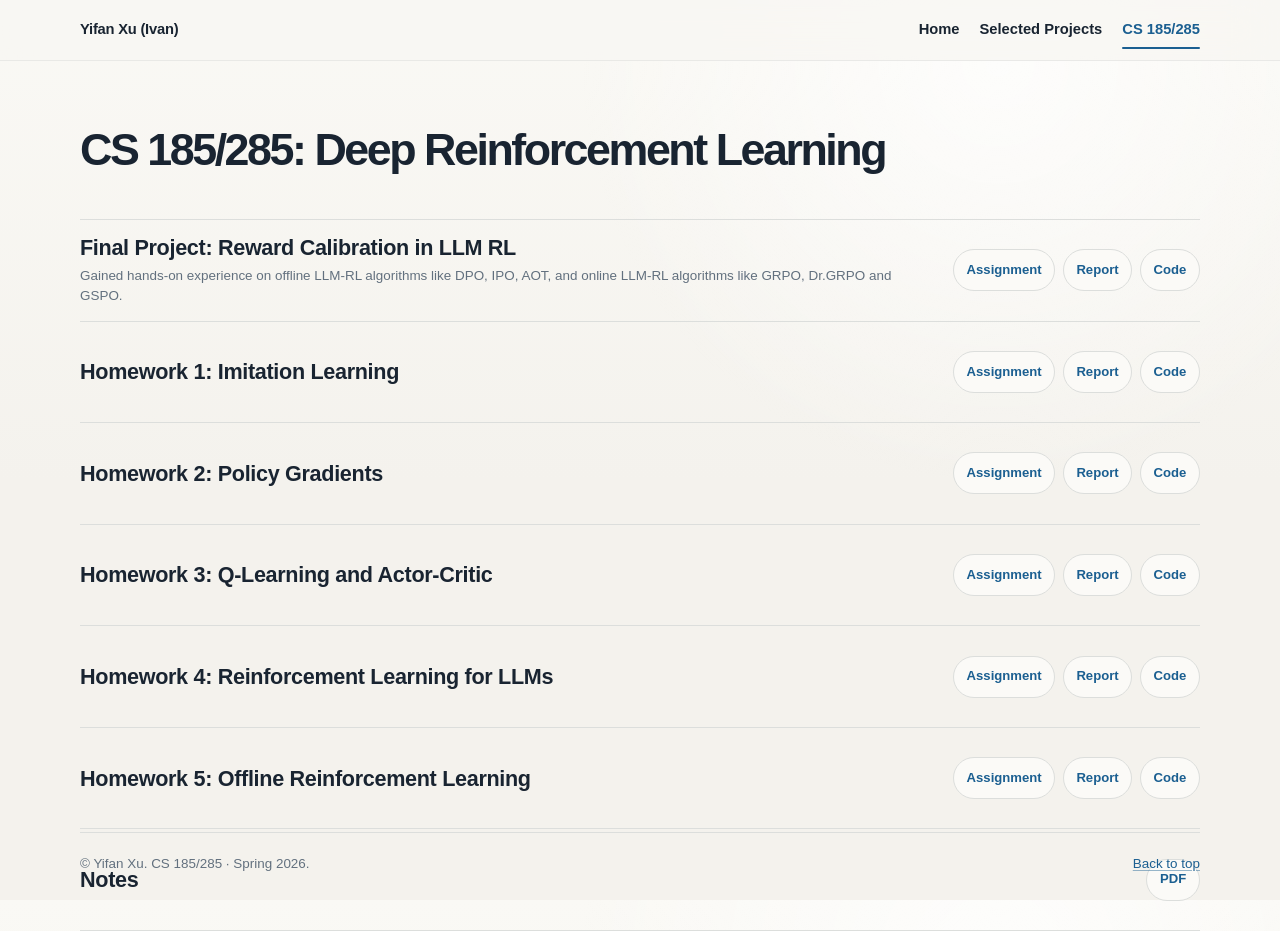
<file: projects/cs185-285/final/index.html>
<!doctype html>
<html lang="en">
  <head>
    <meta charset="utf-8">
    <meta name="viewport" content="width=device-width, initial-scale=1">
    <title>Final Project | CS 185/285</title>
    <meta http-equiv="refresh" content="0; url=../#final">
    <link rel="canonical" href="https://aprilavrilivan.github.io/projects/cs185-285/#final">
  </head>
  <body>
    <p><a href="../#final">Continue to the final project.</a></p>
  </body>
</html>
</file>
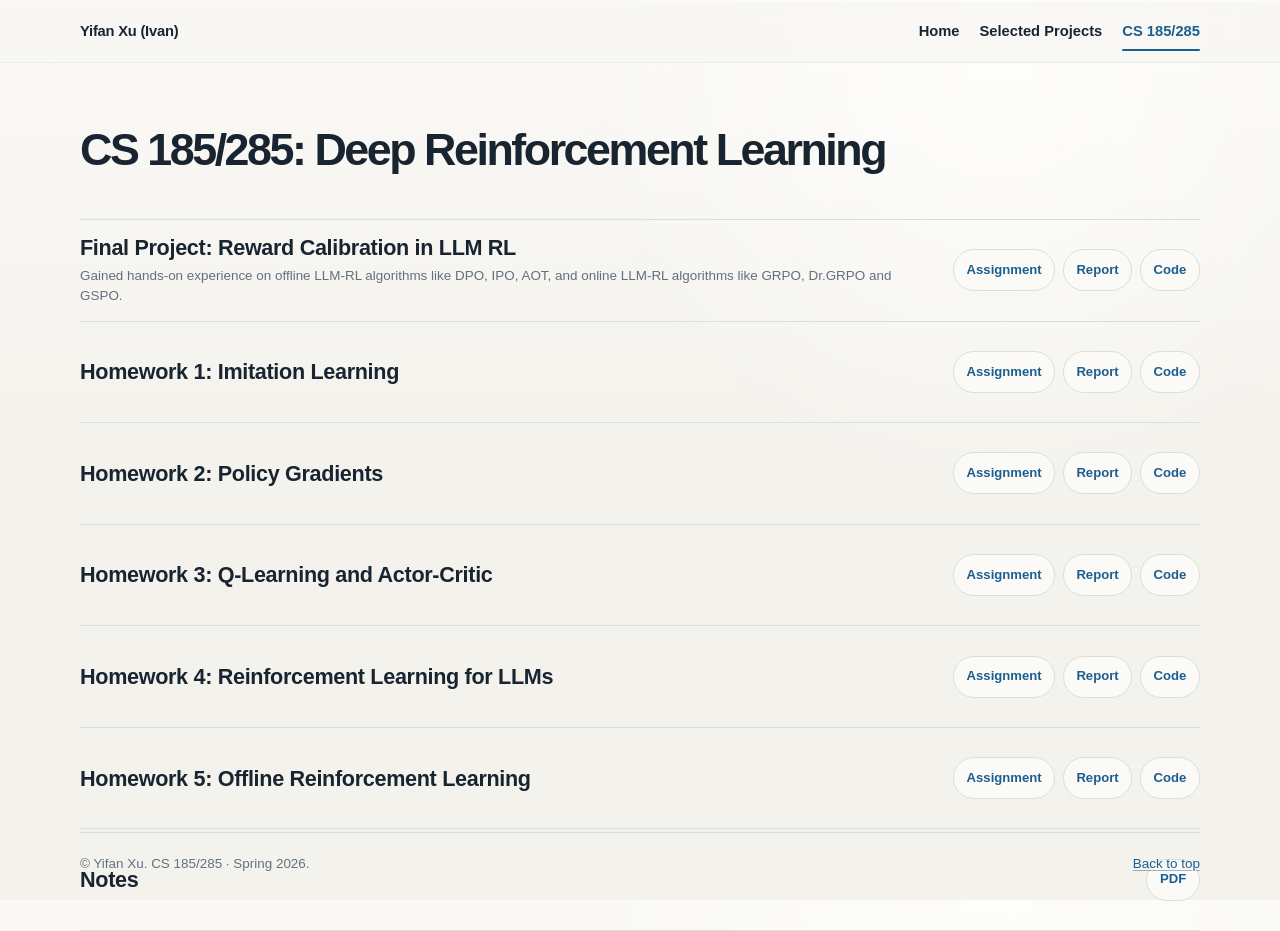
<file: projects/cs185-285/hw1/index.html>
<!doctype html>
<html lang="en">
  <head>
    <meta charset="utf-8">
    <meta name="viewport" content="width=device-width, initial-scale=1">
    <title>Homework 1 | CS 185/285</title>
    <meta http-equiv="refresh" content="0; url=../#hw1">
    <link rel="canonical" href="https://aprilavrilivan.github.io/projects/cs185-285/#hw1">
  </head>
  <body>
    <p><a href="../#hw1">Continue to Homework 1.</a></p>
  </body>
</html>
</file>
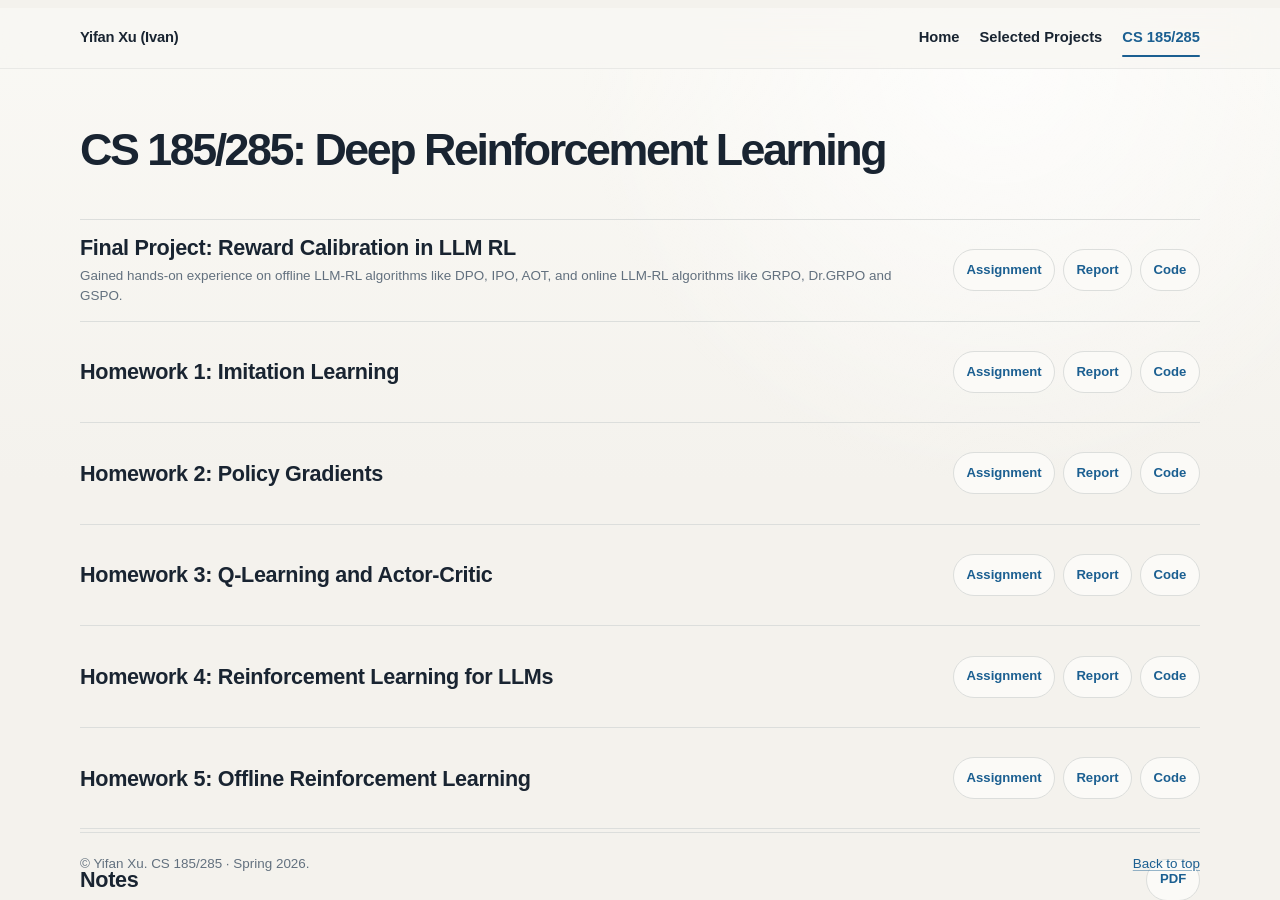
<file: projects/cs185-285/hw2/index.html>
<!doctype html>
<html lang="en">
  <head>
    <meta charset="utf-8">
    <meta name="viewport" content="width=device-width, initial-scale=1">
    <title>Homework 2 | CS 185/285</title>
    <meta http-equiv="refresh" content="0; url=../#hw2">
    <link rel="canonical" href="https://aprilavrilivan.github.io/projects/cs185-285/#hw2">
  </head>
  <body>
    <p><a href="../#hw2">Continue to Homework 2.</a></p>
  </body>
</html>
</file>
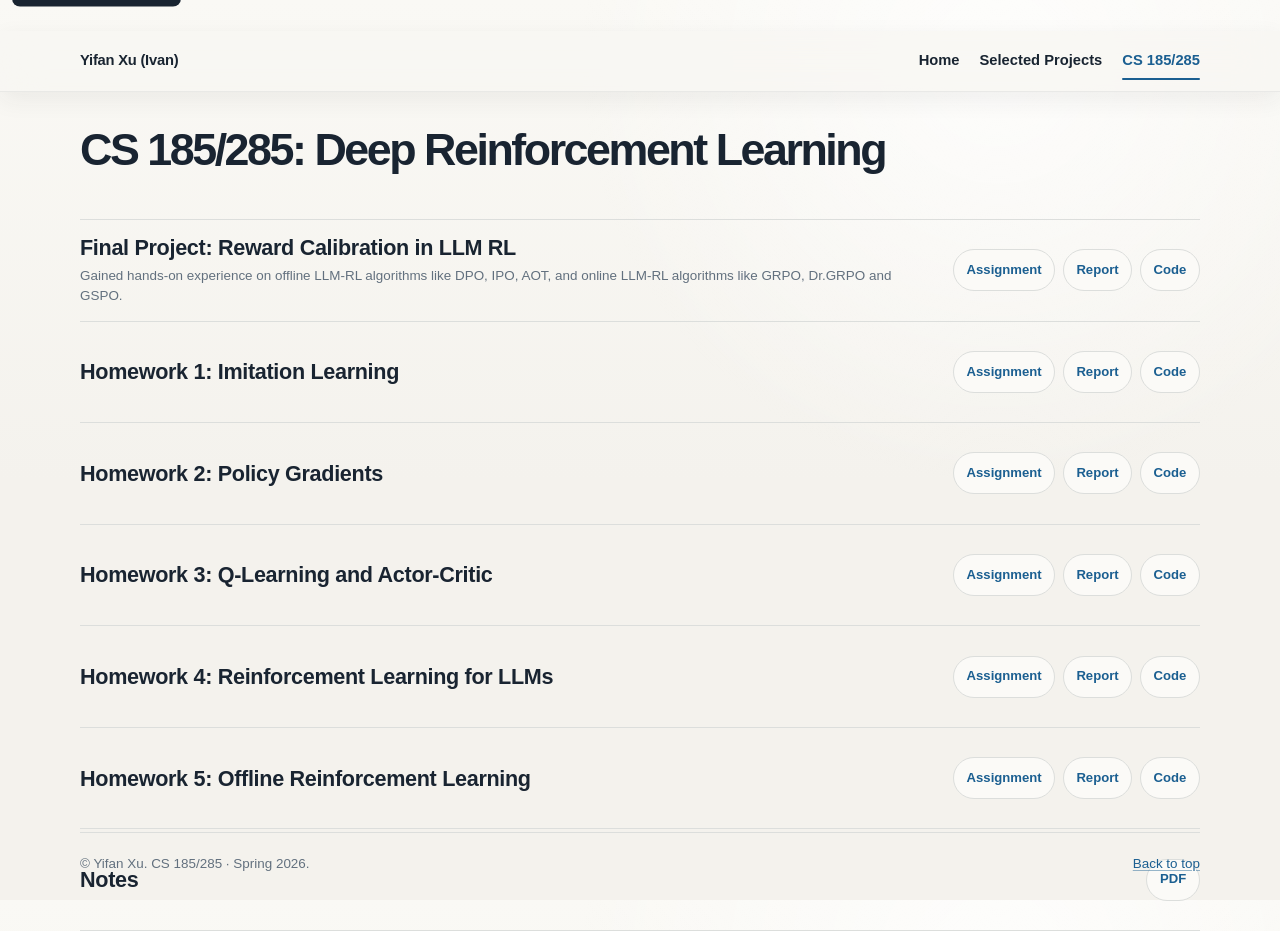
<file: projects/cs185-285/hw3/index.html>
<!doctype html>
<html lang="en">
  <head>
    <meta charset="utf-8">
    <meta name="viewport" content="width=device-width, initial-scale=1">
    <title>Homework 3 | CS 185/285</title>
    <meta http-equiv="refresh" content="0; url=../#hw3">
    <link rel="canonical" href="https://aprilavrilivan.github.io/projects/cs185-285/#hw3">
  </head>
  <body>
    <p><a href="../#hw3">Continue to Homework 3.</a></p>
  </body>
</html>
</file>
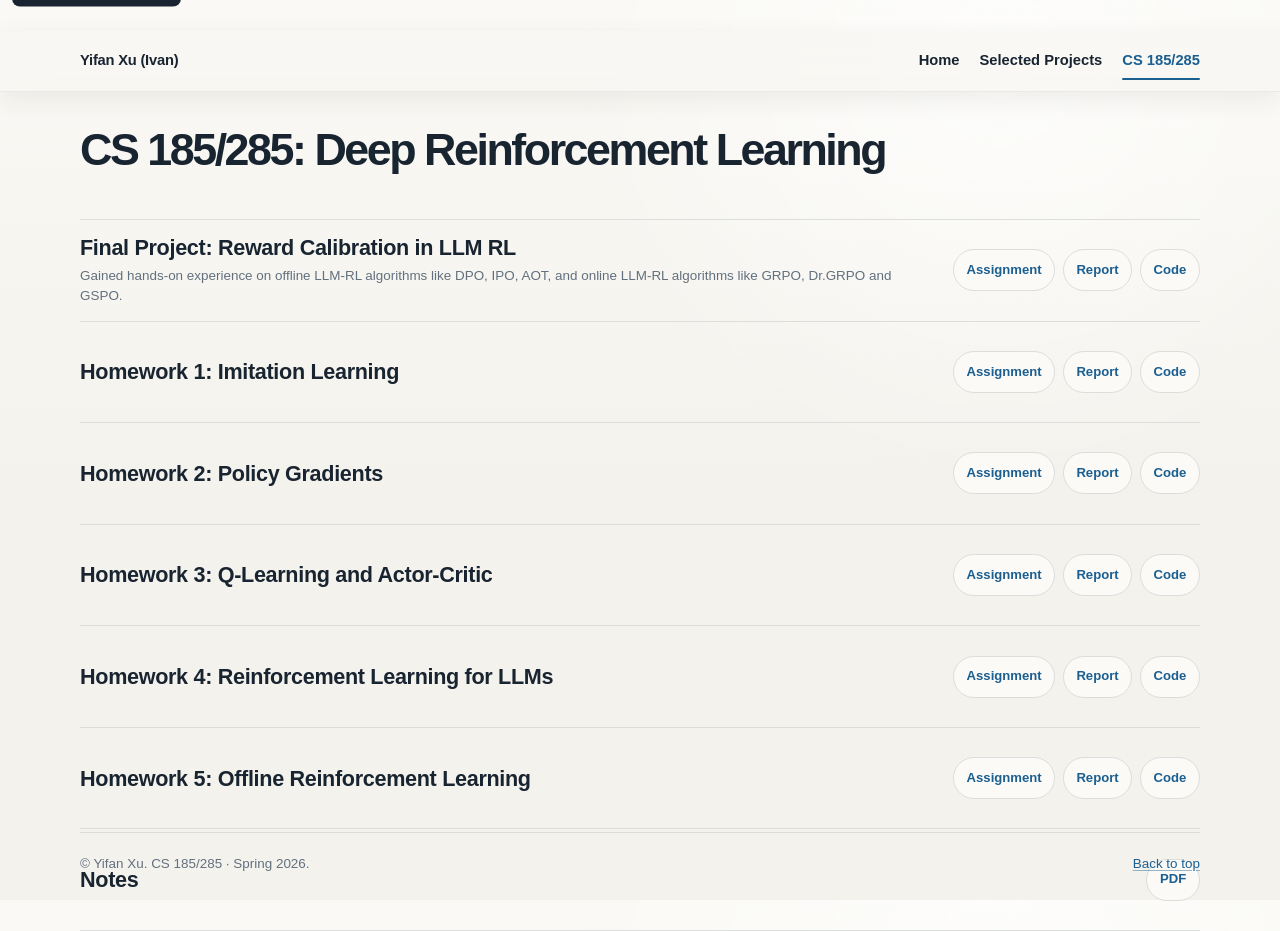
<file: projects/cs185-285/hw4/index.html>
<!doctype html>
<html lang="en">
  <head>
    <meta charset="utf-8">
    <meta name="viewport" content="width=device-width, initial-scale=1">
    <title>Homework 4 | CS 185/285</title>
    <meta http-equiv="refresh" content="0; url=../#hw4">
    <link rel="canonical" href="https://aprilavrilivan.github.io/projects/cs185-285/#hw4">
  </head>
  <body>
    <p><a href="../#hw4">Continue to Homework 4.</a></p>
  </body>
</html>
</file>
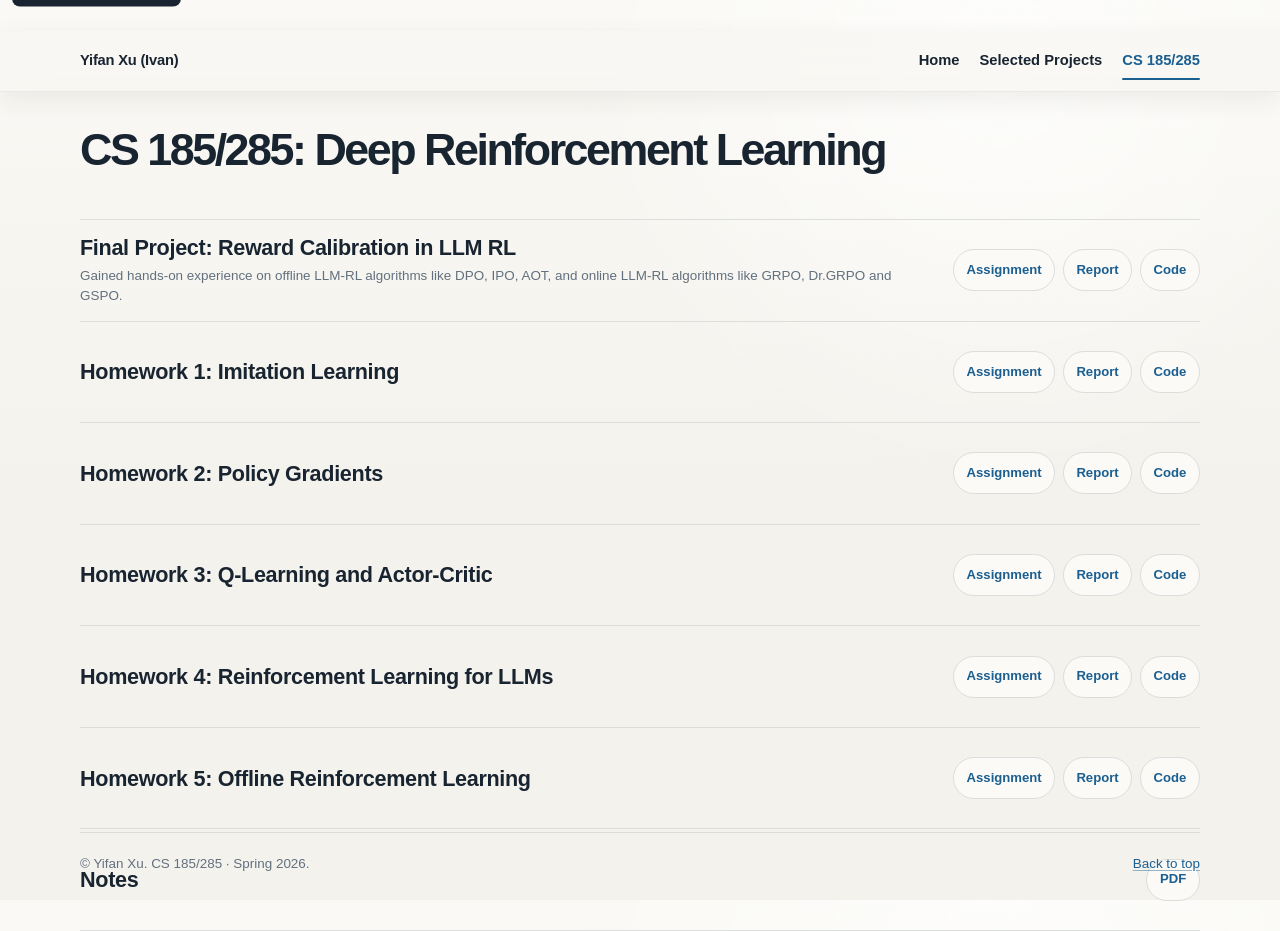
<file: projects/cs185-285/hw5/index.html>
<!doctype html>
<html lang="en">
  <head>
    <meta charset="utf-8">
    <meta name="viewport" content="width=device-width, initial-scale=1">
    <title>Homework 5 | CS 185/285</title>
    <meta http-equiv="refresh" content="0; url=../#hw5">
    <link rel="canonical" href="https://aprilavrilivan.github.io/projects/cs185-285/#hw5">
  </head>
  <body>
    <p><a href="../#hw5">Continue to Homework 5.</a></p>
  </body>
</html>
</file>
<file: stylesheet.css>
:root {
  color-scheme: light;
  --background: #f4f2ed;
  --surface: #fbfaf7;
  --surface-soft: #eef1f1;
  --text: #192431;
  --body-copy: #34414d;
  --muted: #62707e;
  --line: #dcdedc;
  --accent: #1b5f91;
  --accent-dark: #12456b;
  --accent-warm: #c8662f;
  --highlight: #fff1b8;
  --shadow: 0 18px 48px rgb(39 45 49 / 9%);
  --radius: 22px;
  --content-width: 1120px;
  --sticky-header-offset: 4.5rem;
}

* {
  box-sizing: border-box;
}

html {
  scroll-behavior: smooth;
}

body {
  margin: 0;
  background:
    radial-gradient(circle at 78% 4rem, rgb(255 255 255 / 70%), transparent 26rem),
    linear-gradient(180deg, #faf9f5 0, var(--background) 30rem),
    var(--background);
  color: var(--text);
  font-family: Inter, ui-sans-serif, -apple-system, BlinkMacSystemFont, "Segoe UI", sans-serif;
  font-size: 15.5px;
  line-height: 1.58;
  -webkit-font-smoothing: antialiased;
}

a {
  color: var(--accent);
  text-decoration-color: rgb(27 95 145 / 45%);
  text-underline-offset: 0.18em;
}

a:hover {
  color: var(--accent-warm);
  text-decoration-color: currentColor;
}

a:focus-visible {
  border-radius: 4px;
  outline: 3px solid rgb(27 95 145 / 28%);
  outline-offset: 4px;
}

h1,
h2,
h3,
p {
  margin-top: 0;
}

h1,
h2,
h3 {
  line-height: 1.16;
}

h1 {
  max-width: 12ch;
  margin-bottom: 0.55rem;
  font-size: clamp(2.8rem, 7vw, 4.8rem);
  font-weight: 720;
  letter-spacing: -0.055em;
}

h2 {
  margin-bottom: 1rem;
  font-size: clamp(1.75rem, 4vw, 2.35rem);
  font-weight: 680;
  letter-spacing: -0.035em;
}

h3 {
  margin-bottom: 0.55rem;
  font-size: 1.18rem;
}

.skip-link {
  position: fixed;
  z-index: 100;
  top: 0.75rem;
  left: 0.75rem;
  padding: 0.65rem 0.9rem;
  transform: translateY(-180%);
  border-radius: 8px;
  background: var(--text);
  color: #fff;
}

.skip-link:focus {
  transform: translateY(0);
}

.page-shell {
  width: min(calc(100% - 3rem), var(--content-width));
  margin: 0 auto;
}

.site-header {
  position: sticky;
  z-index: 50;
  top: 0;
  width: 100%;
  border-bottom: 1px solid rgb(220 222 220 / 58%);
  background: rgb(248 247 243 / 78%);
  backdrop-filter: blur(20px) saturate(125%);
  transition: box-shadow 180ms ease;
  -webkit-backdrop-filter: blur(18px) saturate(120%);
}

.site-header-inner {
  display: flex;
  align-items: center;
  justify-content: space-between;
  width: min(calc(100% - 3rem), var(--content-width));
  min-height: 60px;
  margin: 0 auto;
}

.site-header.is-scrolled {
  box-shadow: 0 8px 26px rgb(38 45 49 / 7%);
}

.site-mark {
  display: inline-flex;
  min-height: 44px;
  flex: 0 0 auto;
  align-items: center;
  color: var(--text);
  font-size: 0.92rem;
  font-weight: 720;
  letter-spacing: -0.015em;
  text-decoration: none;
  white-space: nowrap;
}

.site-mark:hover {
  color: var(--accent);
}

.site-nav {
  display: flex;
  flex-wrap: wrap;
  justify-content: flex-end;
  gap: 0.25rem 1.25rem;
}

.site-nav a {
  position: relative;
  display: inline-flex;
  min-height: 44px;
  align-items: center;
  color: var(--text);
  font-size: 0.92rem;
  font-weight: 610;
  text-decoration: none;
}

.site-nav a::after {
  position: absolute;
  right: 0;
  bottom: 3px;
  left: 0;
  height: 2px;
  transform: scaleX(0);
  border-radius: 999px;
  background: var(--accent);
  content: "";
  transition: transform 180ms ease;
}

.site-nav a[aria-current="location"],
.site-nav a[aria-current="page"] {
  color: var(--accent);
}

.site-nav a[aria-current="location"]::after,
.site-nav a[aria-current="page"]::after {
  transform: scaleX(1);
}

.site-nav a:hover {
  color: var(--accent);
}

.hero {
  display: grid;
  grid-template-columns: minmax(0, 1fr) minmax(190px, 238px);
  gap: clamp(2.5rem, 7vw, 6.5rem);
  align-items: center;
  padding: 3rem 0 3.2rem;
}

.hero-copy {
  position: relative;
}

.eyebrow,
.section-kicker,
.work-label {
  color: var(--accent);
  font-size: 0.77rem;
  font-weight: 760;
  letter-spacing: 0.14em;
  text-transform: uppercase;
}

.eyebrow {
  margin-bottom: 1rem;
}

.name-highlight {
  background: linear-gradient(transparent 72%, var(--highlight) 0);
}

.role {
  margin-bottom: 1.2rem;
  color: var(--muted);
  font-size: 1.08rem;
  font-weight: 620;
}

.intro {
  max-width: 750px;
  margin-bottom: 1.75rem;
  color: #34414d;
  font-size: 1.03rem;
}

.intro p {
  margin-bottom: 0.8rem;
}

.intro p:last-child {
  margin-bottom: 0;
}

.hero-actions {
  display: flex;
  flex-wrap: wrap;
  gap: 0.75rem;
}

.button {
  display: inline-flex;
  min-height: 44px;
  align-items: center;
  justify-content: center;
  padding: 0.6rem 1rem;
  border: 1px solid transparent;
  border-radius: 999px;
  font-size: 0.9rem;
  font-weight: 680;
  text-decoration: none;
}

.button-primary {
  background: var(--accent);
  color: #fff;
}

.button-primary:hover {
  background: var(--accent-dark);
  color: #fff;
}

.status-pill {
  display: inline-flex;
  min-height: 44px;
  align-items: center;
  padding: 0.6rem 1rem;
  border: 1px solid var(--line);
  border-radius: 999px;
  background: rgb(255 255 255 / 55%);
  color: var(--muted);
  font-size: 0.9rem;
  font-weight: 680;
}

.portrait {
  display: block;
  width: 224px;
  height: 224px;
  max-width: 100%;
  aspect-ratio: 1;
  justify-self: end;
  border: 1px solid rgb(204 215 223 / 80%);
  border-radius: 50%;
  object-fit: cover;
  object-position: center;
  box-shadow: var(--shadow);
}

.content-section {
  padding: 3.15rem 0;
  border-top: 1px solid rgb(211 215 215 / 88%);
  scroll-margin-top: var(--sticky-header-offset);
}

.section-heading {
  display: grid;
  grid-template-columns: 62px minmax(0, 1fr);
  gap: 1.25rem;
}

.section-heading > div > p {
  max-width: 680px;
  color: var(--muted);
}

#about .section-heading > div > p,
#about .research-controls,
#about .research-thoughts {
  max-width: calc(100% - 82px);
}

#about .section-heading > div > p {
  color: var(--body-copy);
}

.research-highlight {
  padding: 0 0.12em;
  border-radius: 0.2em;
  background: rgb(214 231 243 / 76%);
  color: var(--accent-dark);
  font-weight: 700;
  box-decoration-break: clone;
  -webkit-box-decoration-break: clone;
}

.section-kicker {
  margin: 0.4rem 0 0;
}

.research-controls {
  display: flex;
  flex-wrap: wrap;
  align-items: center;
  gap: 0.5rem;
  margin-top: 0.9rem;
}

.research-thoughts {
  margin-top: 0.75rem;
  color: var(--body-copy);
}

.research-thoughts > p:first-child {
  margin-bottom: 0.65rem;
  font-size: 0.94rem;
  line-height: 1.6;
}

.research-thoughts-toggle {
  min-height: 38px;
  display: flex;
  align-items: center;
  gap: 0.4rem;
  width: fit-content;
  padding: 0.45rem 0.78rem;
  border: 1px solid var(--accent);
  border-radius: 999px;
  background: var(--accent);
  color: #fff;
  font-family: inherit;
  cursor: pointer;
  font-size: 0.8rem;
  font-weight: 680;
  line-height: 1.25;
  transition:
    color 160ms ease,
    background-color 160ms ease,
    border-color 160ms ease,
    box-shadow 160ms ease,
    transform 160ms ease;
}

.research-thoughts-toggle::before {
  width: 0;
  height: 0;
  border-top: 0.27rem solid transparent;
  border-bottom: 0.27rem solid transparent;
  border-left: 0.38rem solid currentcolor;
  content: "";
  transition: transform 160ms ease;
}

.research-thoughts-toggle[aria-expanded="true"]::before {
  transform: rotate(90deg);
}

.research-thoughts-toggle[aria-expanded="true"],
.research-thoughts-toggle:hover {
  border-color: var(--accent-dark);
  background: var(--accent-dark);
  color: #fff;
}

.research-thoughts-toggle:focus-visible {
  border-radius: 999px;
  outline: 3px solid rgb(27 95 145 / 28%);
  outline-offset: 4px;
}

.research-thoughts ul {
  margin: 0.75rem 0 0;
  padding-left: 1.55rem;
  font-size: 0.94rem;
  line-height: 1.55;
}

.research-thoughts li + li {
  margin-top: 0.45rem;
}

.research-ideal-case {
  width: 100%;
  max-width: none;
  margin: 0.9rem 0 0;
  padding: 0.72rem 0.85rem;
  border: 1px solid rgb(27 95 145 / 12%);
  border-radius: 11px;
  background: rgb(238 241 241 / 76%);
  box-shadow: inset 3px 0 0 rgb(27 95 145 / 32%);
  font-size: 0.92rem;
  line-height: 1.58;
}

.work-list {
  display: grid;
  gap: 1rem;
  margin-top: 1.65rem;
}

.work-card {
  display: grid;
  grid-template-columns: minmax(320px, 39%) minmax(0, 1fr);
  gap: clamp(1.5rem, 3vw, 2.25rem);
  padding: 1.1rem;
  border: 1px solid rgb(255 255 255 / 82%);
  border-radius: var(--radius);
  background: rgb(251 250 247 / 88%);
  box-shadow:
    0 12px 36px rgb(55 48 39 / 6%),
    0 2px 8px rgb(55 48 39 / 3%);
  transition:
    border-color 180ms ease,
    box-shadow 180ms ease,
    transform 180ms ease;
}

.work-card:hover {
  transform: translateY(-2px);
  border-color: rgb(255 255 255 / 100%);
  box-shadow:
    0 17px 44px rgb(55 48 39 / 9%),
    0 3px 10px rgb(55 48 39 / 4%);
}

.work-visual {
  display: grid;
  place-items: center;
  overflow: hidden;
  border-radius: calc(var(--radius) - 7px);
  background:
    linear-gradient(135deg, transparent 25%, rgb(255 255 255 / 32%) 25% 50%, transparent 50% 75%, rgb(255 255 255 / 32%) 75%),
    #c8dce7;
  background-size: 28px 28px;
  color: #31586f;
  font-size: 0.76rem;
  font-weight: 750;
  letter-spacing: 0.08em;
  text-align: center;
  text-transform: uppercase;
}

.work-visual-frame {
  aspect-ratio: 5 / 3;
  align-self: center;
}

.work-visual-image {
  display: block;
  width: 100%;
  height: 100%;
  object-fit: cover;
  object-position: center;
}

#work .work-visual-image {
  object-fit: contain;
  background: #fff;
}

.project-cover-image {
  object-fit: contain !important;
  object-position: 50% 50% !important;
  background: #fff;
}

.publication-visual {
  min-height: 0;
  aspect-ratio: 5 / 3;
  color: #fff;
}

.publication-visual--tim {
  background:
    radial-gradient(circle at 79% 24%, rgb(255 255 255 / 36%) 0 7px, transparent 8px),
    linear-gradient(145deg, #17374d, #286b91 58%, #88b7ca);
}

.publication-cover-image {
  object-fit: contain;
  object-position: center;
  background: #fff;
}

.publication-cover-image--diagram {
  object-fit: contain;
  background: #fff;
}

.publication-visual--omnipiano,
.publication-visual--omnipiano .publication-cover-image {
  background: var(--surface);
}

.publication-visual--casc,
.publication-visual--casc .publication-cover-image {
  background: var(--surface);
}

.publication-visual--casc .publication-cover-image {
  object-fit: contain;
  object-position: center;
}

.publication-visual--omnipiano .publication-cover-image {
  object-fit: contain;
  object-position: center;
}

.publication-visual--survey {
  background:
    linear-gradient(135deg, transparent 25%, rgb(255 255 255 / 14%) 25% 50%, transparent 50% 75%, rgb(255 255 255 / 14%) 75%),
    linear-gradient(145deg, #3f5661, #7895a2);
  background-size: 28px 28px, auto;
}

.tutorial-card {
  grid-template-columns: minmax(320px, 39%) minmax(0, 1fr);
  background: rgb(251 250 247 / 92%);
}

.tutorial-cover-stage {
  display: flex;
  min-height: 0;
  aspect-ratio: 16 / 9;
  align-self: center;
  align-items: center;
  overflow: hidden;
  border: 0;
  border-radius: calc(var(--radius) - 7px);
  background: #f8f4ed;
}

.tutorial-cover-stage img {
  display: block;
  width: 100%;
  height: 100%;
  object-fit: cover;
}

.tutorial-card .work-copy h3 {
  max-width: 38ch;
}

.publication-visual--action {
  background:
    radial-gradient(circle at 20% 28%, rgb(255 255 255 / 48%) 0 5px, transparent 6px),
    radial-gradient(circle at 78% 72%, rgb(255 255 255 / 30%) 0 8px, transparent 9px),
    linear-gradient(145deg, #17334e, #315d89 58%, #7ca1bd);
}

.publication-card .work-copy h3 {
  max-width: 44ch;
}

.publication-authors strong {
  color: var(--text);
}

.publication-note {
  font-size: 0.8rem;
  line-height: 1.48;
}

.publication-summary {
  max-width: 64ch;
  margin-bottom: 0;
}

.publication-contribution,
.project-description,
.blog-description {
  max-width: 64ch;
  margin-top: 0.65rem;
  margin-bottom: 0.15rem !important;
  padding: 0.62rem 0.78rem;
  border: 1px solid rgb(27 95 145 / 12%);
  border-radius: 11px;
  background: rgb(238 241 241 / 76%);
  box-shadow: inset 3px 0 0 rgb(27 95 145 / 32%);
}

.blog-description {
  width: fit-content;
  max-width: 100%;
  padding-inline: 0.82rem;
}

.work-visual-type {
  display: grid;
  gap: 0.15rem;
  font-size: 1rem;
  letter-spacing: 0.12em;
}

.work-visual-type small {
  color: #dbeef7;
  font-size: 0.68rem;
  letter-spacing: 0.18em;
}

.work-copy {
  align-self: center;
}

.work-copy p {
  margin-bottom: 0.5rem;
  color: var(--body-copy);
}

.work-label {
  margin-bottom: 0.4rem !important;
  color: var(--accent) !important;
  font-size: 0.7rem;
}

.work-copy h3 {
  max-width: 32ch;
  font-size: clamp(1.18rem, 1.8vw, 1.48rem);
  letter-spacing: -0.025em;
}

.work-links {
  display: flex;
  flex-wrap: wrap;
  gap: 0.5rem;
  margin-top: 0.7rem;
}

.work-link {
  display: inline-flex;
  min-height: 38px;
  align-items: center;
  gap: 0.4rem;
  padding: 0.45rem 0.78rem;
  border: 1px solid var(--line);
  border-radius: 999px;
  color: var(--accent);
  font-size: 0.8rem;
  font-weight: 680;
  line-height: 1.25;
  text-decoration: none;
}

.work-link:hover {
  border-color: rgb(200 102 47 / 45%);
  background: #fffaf6;
}

.work-link:focus-visible {
  border-radius: 999px;
}

.work-link-primary {
  border-color: var(--accent);
  background: var(--accent);
  color: #fff;
}

.work-link-primary:hover {
  border-color: var(--accent-dark);
  background: var(--accent-dark);
  color: #fff;
}

.news-list {
  margin: 1rem 0 0;
  padding: 0;
  list-style: none;
}

.news-list li {
  display: grid;
  grid-template-columns: 130px minmax(0, 1fr);
  gap: 1.25rem;
  padding: 0.68rem 0;
  border-bottom: 1px solid var(--line);
}

.news-list time,
.news-date {
  color: var(--accent);
  font-size: 0.88rem;
  font-weight: 680;
}

.timeline {
  margin-top: 1rem;
}

.timeline-item {
  display: grid;
  grid-template-columns: 130px minmax(0, 1fr);
  gap: 1.25rem;
  padding: 0.72rem 0;
  border-bottom: 1px solid var(--line);
}

.timeline-item h3,
.timeline-item p {
  margin-bottom: 0.25rem;
}

.timeline-item p {
  color: var(--muted);
}

.timeline-date {
  color: var(--accent) !important;
  font-size: 0.86rem;
  font-weight: 680;
}

.hero-contact {
  position: absolute;
  top: calc(100% - 1.75rem + 20px);
  left: 0;
  scroll-margin-top: var(--sticky-header-offset);
}

.hero-contact .contact-actions {
  align-items: center;
  justify-content: flex-start;
  gap: 20px;
}

.contact-actions {
  display: flex;
  align-items: flex-start;
  justify-content: center;
  gap: clamp(1.5rem, 6vw, 3.5rem);
  margin: 0;
  padding: 0;
  list-style: none;
}

.contact-action {
  display: grid;
  min-width: 74px;
  min-height: 78px;
  place-items: center;
  align-content: center;
  gap: 0.42rem;
  padding: 0.55rem 0.45rem;
  border: 0;
  border-radius: 14px;
  appearance: none;
  background: transparent;
  color: #2c343b;
  cursor: pointer;
  font: inherit;
  text-decoration: none;
  transition:
    color 160ms ease,
    background-color 160ms ease,
    transform 160ms ease;
}

.hero-contact .contact-action {
  position: relative;
  min-width: 44px;
  min-height: 44px;
  padding: 0;
}

.contact-action:hover {
  transform: translateY(-2px);
  background: rgb(27 95 145 / 7%);
  color: var(--accent);
}

.contact-action:focus-visible {
  border-radius: 14px;
  outline: 3px solid var(--accent);
  outline-offset: 3px;
}

.contact-action-icon {
  width: 38px;
  height: 38px;
  background: currentColor;
  -webkit-mask: var(--contact-icon) center / contain no-repeat;
  mask: var(--contact-icon) center / contain no-repeat;
}

.hero-contact .contact-action-icon {
  width: 30px;
  height: 30px;
}

.contact-action-icon--email {
  --contact-icon: url("assets/icons/mail.svg");
}

.contact-action-icon--github {
  --contact-icon: url("assets/icons/github.svg");
}

.contact-action-icon--wechat {
  --contact-icon: url("assets/icons/wechat.svg");
}

.contact-action-label {
  min-width: 5.2em;
  color: var(--muted);
  font-size: 0.76rem;
  font-weight: 650;
  line-height: 1.2;
  text-align: center;
  transition: color 160ms ease;
}

.hero-contact .contact-action-label {
  position: absolute;
  width: 1px;
  height: 1px;
  margin: -1px;
  padding: 0;
  overflow: hidden;
  border: 0;
  clip: rect(0 0 0 0);
  clip-path: inset(50%);
  white-space: nowrap;
}

.hero-contact .contact-action.is-copied .contact-action-label,
.hero-contact .contact-action.is-copy-error .contact-action-label {
  z-index: 1;
  top: calc(100% + 0.2rem);
  left: 50%;
  width: auto;
  height: auto;
  margin: 0;
  padding: 0.08rem 0.28rem;
  overflow: visible;
  clip: auto;
  clip-path: none;
  background: var(--background);
  font-size: 0.68rem;
  pointer-events: none;
  transform: translateX(-50%);
}

.contact-action:hover .contact-action-label,
.contact-action.is-copied .contact-action-label {
  color: var(--accent);
}

.contact-action.is-copied {
  background: rgb(27 95 145 / 9%);
  color: var(--accent);
}

.contact-action.is-copy-error,
.contact-action.is-copy-error .contact-action-label {
  color: var(--accent-warm);
}

.site-footer {
  display: flex;
  align-items: center;
  justify-content: space-between;
  gap: 1rem;
  padding: 1.25rem 0 1.6rem;
  border-top: 1px solid var(--line);
  color: var(--muted);
  font-size: 0.84rem;
}

.site-footer p {
  margin: 0;
}

/* CS 185/285 course directory */

.course-directory-page {
  min-height: 100vh;
  min-height: 100svh;
  display: flex;
  flex-direction: column;
}

.course-directory-page > .page-shell {
  display: flex;
  flex: 1;
  flex-direction: column;
}

.course-directory-page #main-content {
  display: flex;
  flex: 1;
}

.subpage-header .site-mark {
  flex: 0 0 auto;
}

.course-directory {
  width: 100%;
  display: flex;
  flex: 1;
  flex-direction: column;
  padding: clamp(3rem, 7vh, 5rem) 0 clamp(2rem, 4vh, 3rem);
}

.course-directory h1 {
  max-width: none;
  margin-bottom: clamp(1.6rem, 4vw, 2.7rem);
  font-size: clamp(1.9rem, 4vw, 2.8rem);
  white-space: normal;
}

.course-directory-list {
  display: grid;
  flex: 1;
  grid-template-rows: repeat(7, minmax(4.5rem, 1fr));
  margin: 0;
  padding: 0;
  border-top: 1px solid var(--line);
  list-style: none;
}

.course-directory-item {
  display: grid;
  grid-template-columns: minmax(0, 1fr) auto;
  align-items: center;
  gap: 1.5rem;
  padding: clamp(0.9rem, 1.6vh, 1.25rem) 0;
  border-bottom: 1px solid var(--line);
}

.course-directory-item h2 {
  margin: 0;
  font-size: clamp(1.08rem, 2.2vw, 1.35rem);
  letter-spacing: -0.015em;
}

.course-directory-note {
  margin: 0.4rem 0 0;
  color: var(--muted);
  font-size: 0.84rem;
  line-height: 1.5;
}

.course-directory-links {
  display: flex;
  flex-wrap: wrap;
  gap: 0.45rem;
}

.course-directory-links a {
  display: inline-flex;
  min-height: 42px;
  align-items: center;
  justify-content: center;
  padding: 0.5rem 0.8rem;
  border: 1px solid var(--line);
  border-radius: 999px;
  background: var(--surface);
  color: var(--accent);
  font-size: 0.82rem;
  font-weight: 700;
  text-decoration: none;
}

.course-directory-links a:hover {
  border-color: rgb(200 102 47 / 45%);
  background: #fffaf6;
}

@media (min-width: 900px) {
  .project-title-single-line {
    max-width: none !important;
    white-space: nowrap;
    font-size: clamp(1.16rem, 1.55vw, 1.36rem) !important;
  }

  .course-directory-page > .page-shell {
    flex: 0 0 calc(100vh - 61px);
    flex-basis: calc(100svh - 61px);
    height: calc(100vh - 61px);
    height: calc(100svh - 61px);
    min-height: 0;
  }

  .course-directory-page #main-content,
  .course-directory-page .course-directory {
    min-height: 0;
  }

  .course-directory h1 {
    white-space: nowrap;
  }
}

@media (max-width: 720px) {
  .page-shell {
    width: min(calc(100% - 2rem), var(--content-width));
  }

  .site-header-inner {
    align-items: flex-start;
    width: min(calc(100% - 2rem), var(--content-width));
    padding: 0.55rem 0;
  }

  .site-nav {
    max-width: 75%;
    gap: 0.25rem 1rem;
  }

  .hero {
    grid-template-columns: 1fr;
    padding: 2.5rem 0;
  }

  .portrait {
    width: 170px;
    height: 170px;
    justify-self: start;
    grid-row: 1;
  }

  .hero-copy {
    grid-row: 2;
  }

  .intro {
    margin-bottom: 0;
  }

  .hero-contact {
    position: static;
    margin-top: 18px;
  }

  .content-section {
    padding: 3.1rem 0;
  }

  .section-heading {
    grid-template-columns: 1fr;
    gap: 0.7rem;
  }

  #about .section-heading > div > p,
  #about .research-controls,
  #about .research-thoughts {
    max-width: 100%;
  }

  .section-kicker {
    margin-top: 0;
  }

  .work-card {
    grid-template-columns: 1fr;
  }

  .tutorial-card {
    grid-template-columns: 1fr;
  }

  .work-visual {
    width: min(100%, 390px);
    justify-self: start;
  }

  .course-directory-item {
    grid-template-columns: 1fr;
    gap: 0.9rem;
  }
}

@media (max-width: 500px) {
  .site-header-inner {
    display: block;
  }

  .site-mark {
    min-height: 36px;
    margin-bottom: 0.2rem;
  }

  .site-nav {
    max-width: none;
    justify-content: flex-start;
  }

  .news-list li,
  .timeline-item {
    grid-template-columns: 1fr;
    gap: 0.25rem;
  }

  .contact-actions {
    gap: clamp(0.8rem, 5vw, 1.5rem);
  }

  .contact-action {
    min-width: 68px;
    min-height: 72px;
  }

  .contact-action-icon {
    width: 34px;
    height: 34px;
  }

  .work-links {
    align-items: flex-start;
    flex-direction: column;
  }

  .course-directory-links {
    align-items: flex-start;
    flex-direction: column;
  }

  .course-directory-links a {
    min-width: 7.2rem;
  }

  .site-footer {
    align-items: flex-start;
    flex-direction: column;
  }
}

@media (prefers-reduced-motion: reduce) {
  html {
    scroll-behavior: auto;
  }

  .work-visual-image {
    transition: none;
  }

  .site-header,
  .site-nav a::after,
  .contact-action,
  .contact-action-label {
    transition: none;
  }
}

@media print {
  body {
    background: #fff;
  }

  .site-nav,
  .hero-actions,
  .site-footer a {
    display: none;
  }

  .page-shell {
    width: 100%;
  }

  .site-header {
    position: static;
    box-shadow: none;
    backdrop-filter: none;
    -webkit-backdrop-filter: none;
  }

  .content-section,
  .hero-contact {
    break-inside: avoid;
  }

  .hero-contact {
    position: static;
    margin-top: 1rem;
  }
}
</file>
<file: tutorials/learning-based-humanoid-whole-body-control/tutorial.css>
:root {
  --docs-sidebar-width: 272px;
  --docs-topbar-height: 54px;
  --docs-border: #dcdedc;
  --docs-accent: #c8662f;
  --docs-sidebar: #f4f2ed;
}

.docs-page {
  margin: 0;
  background: #fbfaf7;
  color: #192431;
  font-family: -apple-system, BlinkMacSystemFont, "Segoe UI", sans-serif;
  font-size: 16px;
  line-height: 1.65;
}

.docs-topbar {
  position: sticky;
  z-index: 30;
  top: 0;
  display: flex;
  min-height: var(--docs-topbar-height);
  align-items: center;
  justify-content: space-between;
  padding: 0 1.35rem;
  border-bottom: 1px solid var(--docs-border);
  background: rgb(251 250 247 / 94%);
  backdrop-filter: blur(12px);
  -webkit-backdrop-filter: blur(12px);
}

.docs-topbar > a {
  color: #192431;
  font-size: 0.9rem;
  font-weight: 700;
  text-decoration: none;
}

.docs-topbar nav {
  display: flex;
  gap: 1.1rem;
}

.docs-topbar nav a {
  color: #62707e;
  font-size: 0.86rem;
  font-weight: 600;
  text-decoration: none;
}

.docs-topbar a:hover {
  color: var(--docs-accent);
}

.docs-layout {
  display: grid;
  grid-template-columns: var(--docs-sidebar-width) minmax(0, 1fr);
  min-height: calc(100vh - var(--docs-topbar-height));
}

.docs-sidebar {
  position: sticky;
  top: var(--docs-topbar-height);
  align-self: start;
  height: calc(100vh - var(--docs-topbar-height));
  padding: 1.75rem 1.25rem;
  overflow-y: auto;
  border-right: 1px solid var(--docs-border);
  background: var(--docs-sidebar);
}

.docs-title {
  display: block;
  margin-bottom: 1.35rem;
  color: #192431;
  font-size: 1rem;
  font-weight: 720;
  line-height: 1.35;
  text-decoration: none;
}

.docs-nav {
  display: grid;
  gap: 0.15rem;
}

.docs-nav a {
  display: block;
  padding: 0.43rem 0.65rem;
  border-left: 2px solid transparent;
  color: #62707e;
  font-size: 0.84rem;
  line-height: 1.35;
  text-decoration: none;
}

.docs-nav a:hover,
.docs-nav a:focus-visible,
.docs-nav a.is-active {
  border-left-color: var(--docs-accent);
  background: #fbfaf7;
  color: var(--docs-accent);
}

.docs-nav a.is-active {
  font-weight: 720;
  box-shadow: inset 0 0 0 1px rgb(200 102 47 / 8%);
}

.docs-nav span {
  margin-right: 0.22rem;
  color: var(--docs-accent);
  font-size: 0.72rem;
  font-weight: 760;
}

.docs-main {
  min-width: 0;
  padding: 3rem clamp(1.5rem, 5vw, 5rem) 2rem;
}

.docs-article,
.docs-footer {
  width: min(100%, 980px);
  margin: 0 auto;
}

.docs-article section {
  scroll-margin-top: calc(var(--docs-topbar-height) + 1.5rem);
}

.docs-article h1,
.docs-article h2 {
  color: #192431;
  font-family: -apple-system, BlinkMacSystemFont, "Segoe UI", sans-serif;
  letter-spacing: -0.025em;
}

.docs-article h1 {
  max-width: 100%;
  margin: 0 0 1.2rem;
  font-size: clamp(2rem, 4vw, 2.85rem);
  font-weight: 720;
  line-height: 1.14;
}

.docs-article h2 {
  margin: 0 0 0.75rem;
  font-size: clamp(1.45rem, 2.7vw, 1.95rem);
  font-weight: 690;
  line-height: 1.22;
}

.docs-article p {
  max-width: 100%;
  color: #62707e;
}

.docs-figure {
  margin: 2rem 0 0;
}

.evolution-diagram {
  border: 1px solid var(--docs-border);
  border-radius: 8px;
  background:
    radial-gradient(circle at 80% 16%, rgb(200 102 47 / 7%), transparent 30%),
    linear-gradient(155deg, #fffdfa, #f8f4ed);
  box-shadow: 0 18px 46px rgb(63 49 39 / 7%);
  overflow: hidden;
}

.evolution-plot {
  position: relative;
  aspect-ratio: 1.87;
  min-height: 500px;
  isolation: isolate;
}

.evolution-axis-label {
  position: absolute;
  z-index: 3;
  color: #192431;
  font-size: clamp(0.84rem, 1.55vw, 1.18rem);
  font-weight: 760;
  letter-spacing: -0.02em;
}

.evolution-axis-label--data {
  top: 3.2%;
  left: 1.7%;
}

.evolution-axis-label--task {
  bottom: 0.7%;
  left: 50%;
  transform: translateX(-50%);
}

.evolution-axes {
  position: absolute;
  z-index: 0;
  top: 12%;
  right: 2.5%;
  bottom: 7.2%;
  left: 3.5%;
  border-bottom: 1px solid #c9c1b7;
  border-left: 1px solid #c9c1b7;
}

.evolution-axes::before,
.evolution-axes::after {
  position: absolute;
  width: 0;
  height: 0;
  content: "";
}

.evolution-axes::before {
  top: -1px;
  left: -6px;
  border-right: 5px solid transparent;
  border-bottom: 9px solid #c9c1b7;
  border-left: 5px solid transparent;
}

.evolution-axes::after {
  right: -1px;
  bottom: -5px;
  border-top: 5px solid transparent;
  border-bottom: 5px solid transparent;
  border-left: 9px solid #c9c1b7;
}

.evolution-flow {
  position: absolute;
  z-index: 1;
  inset: 0;
  width: 100%;
  height: 100%;
  overflow: visible;
  pointer-events: none;
  transition: filter 180ms ease, opacity 180ms ease;
}

.evolution-flow-line {
  fill: none;
  stroke: url("#evolution-flow-gradient");
  stroke-linecap: butt;
  stroke-width: 10;
}

.evolution-flow-label {
  fill: #9e5633;
  font-family: -apple-system, BlinkMacSystemFont, "Segoe UI", sans-serif;
  font-size: 15px;
  font-weight: 700;
  letter-spacing: 0.01em;
}

.evolution-mobile-axis {
  display: none;
}

.evolution-stage {
  --stage-border: #c8b7aa;
  --stage-fill-start: #fffdf9;
  --stage-fill-end: #f5f0e9;
  --stage-label: #856a58;

  position: absolute;
  z-index: 2;
  display: flex;
  width: 17.2%;
  min-height: 39%;
  flex-direction: column;
  padding: clamp(0.62rem, 1.35vw, 0.9rem);
  border: 1px solid var(--stage-border);
  border-radius: 13px;
  background: linear-gradient(145deg, var(--stage-fill-start), var(--stage-fill-end));
  box-shadow: 0 9px 24px rgb(67 49 37 / 7%);
  color: #2d3945;
  text-decoration: none;
  transform-origin: 50% 80%;
  transition:
    transform 180ms ease,
    border-color 180ms ease,
    box-shadow 180ms ease,
    opacity 180ms ease;
}

.evolution-stage:hover,
.evolution-stage:focus-visible {
  z-index: 5;
  border-color: var(--docs-accent);
  box-shadow: 0 18px 38px rgb(112 63 35 / 17%);
  color: #192431;
  outline: none;
  transform: translateY(-7px) scale(1.025);
}

.evolution-plot:has(.evolution-stage:hover) .evolution-stage:not(:hover),
.evolution-plot:has(.evolution-stage:focus-visible) .evolution-stage:not(:focus-visible) {
  opacity: 0.72;
  transform: scale(0.985);
}

.evolution-plot:has(.evolution-stage:hover) .evolution-flow,
.evolution-plot:has(.evolution-stage:focus-visible) .evolution-flow {
  filter: saturate(1.22);
}

.evolution-level {
  align-self: flex-start;
  margin-bottom: 0.55rem;
  padding: 0.18rem 0.46rem 0.21rem;
  border-radius: 7px;
  background: var(--stage-label);
  color: #fff;
  font-size: clamp(0.63rem, 1vw, 0.76rem);
  font-weight: 800;
  letter-spacing: 0.04em;
  line-height: 1;
}

.evolution-title {
  color: #192431;
  font-size: clamp(0.76rem, 1.34vw, 1rem);
  line-height: 1.22;
}

.evolution-divider {
  width: 100%;
  margin: 0.62rem 0;
  border-top: 1px solid rgb(88 71 59 / 16%);
}

.evolution-detail {
  display: block;
  color: #52606d;
  font-size: clamp(0.61rem, 1.04vw, 0.78rem);
  font-weight: 560;
  line-height: 1.32;
}

.evolution-detail + .evolution-detail {
  margin-top: 0.62rem;
}

.evolution-detail b {
  color: var(--stage-label);
  font-weight: 760;
}

.evolution-stage--l1 {
  top: 41%;
  left: 6.5%;
}

.evolution-stage--l2 {
  --stage-border: #d1b49e;
  --stage-fill-end: #f7eee6;
  --stage-label: #9e6c4b;

  top: 33%;
  left: 25%;
}

.evolution-stage--l3 {
  --stage-border: #d7a27f;
  --stage-fill-end: #f7e9df;
  --stage-label: #ae6741;

  top: 25%;
  left: 43.5%;
}

.evolution-stage--l4 {
  --stage-border: #cf895f;
  --stage-fill-end: #f5e2d5;
  --stage-label: #b65f35;

  top: 17%;
  left: 62%;
}

.evolution-stage--l5 {
  --stage-border: #bd693e;
  --stage-fill-end: #f1d8c7;
  --stage-label: #a84c25;

  top: 8.5%;
  left: 80.5%;
}

.docs-figure figcaption {
  max-width: 100%;
  margin: 0.85rem auto 0;
  color: #62707e;
  font-size: 0.82rem;
  line-height: 1.55;
  text-align: center;
}

.docs-section {
  margin-top: 4rem;
  padding-top: 2.2rem;
  border-top: 1px solid var(--docs-border);
}

.docs-table-wrap {
  width: 100%;
  margin-top: 1.25rem;
  overflow-x: auto;
  border: 1px solid var(--docs-border);
  border-radius: 5px;
  background: #fbfaf7;
  outline: none;
}

.docs-table-wrap:focus-visible {
  outline: 3px solid rgb(200 102 47 / 24%);
  outline-offset: 3px;
}

.docs-table {
  width: 100%;
  min-width: 940px;
  border-collapse: collapse;
  color: #52606d;
  font-size: 0.78rem;
  line-height: 1.48;
}

.docs-table th,
.docs-table td {
  padding: 0.85rem 0.9rem;
  border-right: 1px solid var(--docs-border);
  border-bottom: 1px solid var(--docs-border);
  vertical-align: middle;
  text-align: left;
}

.docs-table tr:last-child th,
.docs-table tr:last-child td {
  border-bottom: 0;
}

.docs-table th:last-child,
.docs-table td:last-child {
  border-right: 0;
}

.docs-table thead th {
  background: #eee8df;
  color: #514238;
  font-size: 0.7rem;
  font-weight: 750;
  letter-spacing: 0.05em;
  text-transform: uppercase;
}

.docs-table tbody th {
  width: 164px;
  background: #f7f4ee;
  color: #34404c;
  font-weight: 680;
}

.docs-table tbody th span {
  display: block;
  margin-bottom: 0.25rem;
  color: var(--docs-accent);
  font-size: 0.68rem;
  font-weight: 800;
  letter-spacing: 0.08em;
}

.landscape-table td:nth-child(2) {
  width: 220px;
  padding: 0.55rem;
  text-align: center;
}

.landscape-table img {
  display: block;
  width: 200px;
  height: 114px;
  margin: 0 auto;
  object-fit: contain;
}

.paper-link {
  color: inherit;
  text-decoration-color: rgb(200 102 47 / 32%);
  text-decoration-thickness: 1px;
  text-underline-offset: 0.18em;
  transition:
    color 150ms ease,
    text-decoration-color 150ms ease;
}

.paper-link--method {
  color: #126a73;
  font-style: italic;
  font-weight: inherit;
  text-decoration-color: #126a73;
  text-decoration-style: dotted;
  text-decoration-thickness: 1.5px;
}

.paper-link--dataset {
  color: #a7562d;
  font-style: italic;
  font-weight: inherit;
  text-decoration-color: #a7562d;
}

.paper-link--deployment {
  font-weight: inherit;
}

.paper-link:hover,
.paper-link:focus-visible {
  color: var(--docs-accent);
  text-decoration-color: currentColor;
}

.paper-link:focus-visible {
  border-radius: 2px;
  outline: 2px solid rgb(200 102 47 / 28%);
  outline-offset: 2px;
}

.publication-timeline {
  --timeline-l1: #497ca6;
  --timeline-l2: #7963a3;
  --timeline-l3: #3f8064;
  --timeline-l4: #c26d3e;
  --timeline-l5: #a65059;

  margin: 1.4rem 0 0;
  padding: 1rem 1rem 0.8rem;
  border: 1px solid #dedbd5;
  border-radius: 10px;
  background:
    radial-gradient(circle at 7% 0%, rgb(200 102 47 / 4.5%), transparent 27%),
    #fff;
  box-shadow: 0 14px 34px rgb(63 49 39 / 5%);
}

.publication-timeline-header {
  display: flex;
  align-items: center;
  justify-content: space-between;
  gap: 1rem;
  padding: 0 0.25rem 0.8rem;
}

.publication-timeline-header h3 {
  margin: 0;
  color: #283746;
  font-size: 0.94rem;
  font-weight: 690;
  letter-spacing: -0.01em;
}

.publication-timeline-legend {
  display: flex;
  margin: 0;
  padding: 0;
  flex-wrap: wrap;
  gap: 0.45rem 0.7rem;
  list-style: none;
}

.publication-timeline-legend li {
  display: inline-flex;
  align-items: center;
  gap: 0.34rem;
  color: #66727d;
  font-size: 0.68rem;
  font-weight: 680;
  line-height: 1;
}

.publication-timeline-legend li::before {
  width: 0.62rem;
  height: 0.62rem;
  border-radius: 3px;
  background: var(--legend-color);
  box-shadow: inset 0 0 0 1px rgb(255 255 255 / 22%);
  content: "";
}

.publication-timeline-legend--l1 {
  --legend-color: var(--timeline-l1);
}

.publication-timeline-legend--l2 {
  --legend-color: var(--timeline-l2);
}

.publication-timeline-legend--l3 {
  --legend-color: var(--timeline-l3);
}

.publication-timeline-legend--l4 {
  --legend-color: var(--timeline-l4);
}

.publication-timeline-legend--l5 {
  --legend-color: var(--timeline-l5);
}

.publication-timeline-viewport {
  overflow-x: auto;
  border-radius: 7px;
  outline: none;
  scrollbar-color: #c5b8ad transparent;
  scrollbar-width: thin;
}

.publication-timeline-viewport:focus-visible {
  outline: 3px solid rgb(200 102 47 / 22%);
  outline-offset: 2px;
}

.publication-timeline-chart {
  position: relative;
  min-width: 760px;
  height: 250px;
  padding-left: 2rem;
}

.publication-timeline-scale {
  position: absolute;
  top: 0.9rem;
  bottom: 2.25rem;
  left: 0;
  display: flex;
  width: 1.7rem;
  flex-direction: column;
  align-items: flex-end;
  justify-content: space-between;
  color: #8b9298;
  font-size: 0.61rem;
  font-variant-numeric: tabular-nums;
  line-height: 1;
}

.publication-timeline-gridlines {
  position: absolute;
  top: 0.9rem;
  right: 0;
  bottom: 2.25rem;
  left: 2rem;
  display: flex;
  flex-direction: column;
  justify-content: space-between;
  pointer-events: none;
}

.publication-timeline-gridlines span {
  border-top: 1px solid #e6e4df;
}

.publication-timeline-groups {
  position: relative;
  z-index: 1;
  display: grid;
  height: 100%;
  margin: 0;
  padding: 0;
  grid-template-columns: repeat(6, minmax(112px, 1fr));
  list-style: none;
}

.publication-timeline-group {
  display: grid;
  min-width: 0;
  grid-template-rows: minmax(0, 1fr) 2.25rem;
}

.publication-timeline-bars {
  display: grid;
  min-height: 0;
  align-items: end;
  padding: 2.25rem clamp(0.28rem, 0.8vw, 0.55rem) 0;
  grid-template-columns: repeat(5, minmax(7px, 1fr));
  gap: clamp(0.18rem, 0.55vw, 0.38rem);
}

.publication-timeline-bar {
  --bar-color: var(--timeline-l1);

  position: relative;
  display: block;
  width: 100%;
  height: max(3px, var(--bar-height));
  border-radius: 5px 5px 1px 1px;
  background: linear-gradient(180deg, color-mix(in srgb, var(--bar-color) 82%, white), var(--bar-color));
  box-shadow: 0 6px 14px color-mix(in srgb, var(--bar-color) 15%, transparent);
  cursor: default;
  transform-origin: center bottom;
  transition:
    filter 160ms ease,
    opacity 160ms ease,
    transform 160ms ease;
}

.publication-timeline-bar::before {
  position: absolute;
  right: 50%;
  bottom: calc(100% + 0.22rem);
  color: #4f5e6a;
  content: attr(data-count);
  font-size: 0.62rem;
  font-variant-numeric: tabular-nums;
  font-weight: 720;
  line-height: 1;
  transform: translateX(50%);
}

.publication-timeline-bar[data-count="0"] {
  opacity: 0.28;
  box-shadow: none;
}

.publication-timeline-bar:hover {
  z-index: 2;
  filter: saturate(1.16);
  transform: scaleX(1.09) translateY(-2px);
}

.publication-timeline-bars:has(.publication-timeline-bar:hover) .publication-timeline-bar:not(:hover) {
  opacity: 0.42;
}

.publication-timeline-bar--l2 {
  --bar-color: var(--timeline-l2);
}

.publication-timeline-bar--l3 {
  --bar-color: var(--timeline-l3);
}

.publication-timeline-bar--l4 {
  --bar-color: var(--timeline-l4);
}

.publication-timeline-bar--l5 {
  --bar-color: var(--timeline-l5);
}

.publication-timeline-period {
  position: relative;
  display: grid;
  place-items: center;
  border-top: 1.5px solid #aeb5b8;
  color: #4d5d69;
  font-size: 0.68rem;
  font-weight: 680;
  letter-spacing: 0.01em;
  white-space: nowrap;
}

.publication-timeline-period::before {
  position: absolute;
  top: -0.3rem;
  left: 50%;
  height: 0.55rem;
  border-left: 1.5px solid #aeb5b8;
  content: "";
}

.paradigm-table th:nth-child(2),
.paradigm-table td:nth-child(2) {
  width: 25%;
}

.paradigm-table th:last-child,
.paradigm-table td:last-child {
  width: 68px;
  text-align: center;
}

.chapter-section {
  margin-top: 3.8rem;
  padding-top: 2.6rem;
  border-top: 1px solid var(--docs-border);
}

.chapter-heading {
  display: flex;
  align-items: flex-start;
  gap: 0.8rem;
  margin-bottom: 1.5rem;
}

.chapter-heading h2 {
  margin: 0;
}

.chapter-level {
  flex: 0 0 auto;
  min-width: 2.35rem;
  margin-top: 0.22rem;
  padding: 0.36rem 0.48rem;
  border: 1px solid rgb(200 102 47 / 24%);
  border-radius: 0.5rem;
  background: rgb(200 102 47 / 9%);
  color: var(--docs-accent);
  font-size: 0.72rem;
  font-weight: 800;
  letter-spacing: 0.07em;
  line-height: 1;
  text-align: center;
}

.chapter-section h3 {
  position: relative;
  margin: 2.25rem 0 0.8rem;
  padding-left: 0.85rem;
  color: #34404c;
  font-size: 1.04rem;
  line-height: 1.4;
}

.chapter-section h3::before {
  position: absolute;
  top: 0.15em;
  bottom: 0.15em;
  left: 0;
  width: 3px;
  border-radius: 999px;
  background: var(--docs-accent);
  content: "";
}

.chapter-section p {
  max-width: 100%;
  margin: 0 0 1.15rem;
  color: #4b5966;
  line-height: 1.82;
}

.chapter-section .chapter-lead {
  color: #3f4d59;
}

.math-inline {
  color: #34404c;
  font-family: Georgia, "Times New Roman", serif;
  white-space: nowrap;
}

.inline-citations {
  margin-left: 0.12em;
  color: var(--docs-accent);
  font-size: 0.78em;
  font-weight: 750;
  white-space: nowrap;
}

.cite-link {
  border-radius: 2px;
  color: inherit;
  text-decoration: none;
  text-underline-offset: 0.16em;
  transition:
    color 150ms ease,
    background-color 150ms ease;
}

.cite-link:hover,
.cite-link:focus-visible {
  color: #91451f;
  text-decoration: underline;
}

.cite-link:focus-visible {
  outline: 2px solid rgb(200 102 47 / 26%);
  outline-offset: 2px;
}

.policy-pathway-figure {
  --pathway-line: #b9c3c7;

  margin: 2.6rem 0 0.4rem;
  padding: 1rem;
  overflow: hidden;
  border: 1px solid #dedbd5;
  border-radius: 14px;
  background:
    radial-gradient(circle at 12% 0%, rgb(200 102 47 / 5%), transparent 28%),
    linear-gradient(180deg, #fff 0%, #fbfaf7 100%);
  box-shadow: 0 18px 42px rgb(63 49 39 / 6%);
}

.policy-pathway-sources {
  position: relative;
  display: grid;
  grid-template-columns: repeat(4, minmax(0, 1fr));
  gap: 0.7rem;
  padding-bottom: 1.8rem;
}

.policy-pathway-sources::before {
  position: absolute;
  right: 12.5%;
  bottom: 0.8rem;
  left: 12.5%;
  height: 1px;
  background: var(--pathway-line);
  content: "";
}

.policy-pathway-card {
  --pathway-card-accent: #61798d;
  --pathway-card-border: #cbd6de;
  --pathway-card-surface: #f3f6f8;

  position: relative;
  display: flex;
  min-width: 0;
  min-height: 154px;
  flex-direction: column;
  padding: 1rem;
  border: 1px solid var(--pathway-card-border);
  border-radius: 12px;
  background: var(--pathway-card-surface);
  box-shadow: 0 8px 20px rgb(54 63 69 / 4%);
  transition:
    border-color 180ms ease,
    box-shadow 180ms ease,
    transform 180ms ease;
}

.policy-pathway-card::after {
  position: absolute;
  bottom: -1.05rem;
  left: 50%;
  height: 1.05rem;
  border-left: 1px solid var(--pathway-line);
  content: "";
}

.policy-pathway-card:hover,
.policy-pathway-card:focus-within {
  border-color: var(--pathway-card-accent);
  box-shadow: 0 14px 28px rgb(69 60 52 / 11%);
  transform: translateY(-4px);
}

.policy-pathway-card--distribution {
  --pathway-card-accent: #79658a;
  --pathway-card-border: #d8cee1;
  --pathway-card-surface: #f7f3f9;
}

.policy-pathway-card--latent {
  --pathway-card-accent: #4f7865;
  --pathway-card-border: #cadcd2;
  --pathway-card-surface: #f1f7f3;
}

.policy-pathway-card--parameter {
  --pathway-card-accent: #9b6243;
  --pathway-card-border: #e3d1c5;
  --pathway-card-surface: #fbf5f1;
}

.policy-pathway-card-heading {
  padding-bottom: 0.62rem;
  border-bottom: 1px solid color-mix(in srgb, var(--pathway-card-accent) 22%, transparent);
}

.policy-pathway-card h4,
.policy-pathway-distillation h4,
.policy-pathway-transfer h5 {
  margin: 0;
  color: var(--pathway-card-accent, #2d6e77);
  font-family: -apple-system, BlinkMacSystemFont, "Segoe UI", sans-serif;
  line-height: 1.24;
}

.policy-pathway-card h4 {
  font-size: clamp(0.88rem, 1.35vw, 1.05rem);
  letter-spacing: -0.015em;
}

.chapter-section .policy-pathway-card-heading p,
.chapter-section .policy-pathway-distillation > header p,
.chapter-section .policy-pathway-transfer > p {
  margin: 0.18rem 0 0;
  color: #66727d;
  font-size: 0.72rem;
  font-style: italic;
  line-height: 1.35;
}

.policy-pathway-links {
  display: flex;
  align-items: center;
  justify-content: center;
  margin: auto 0 0;
  padding: 0.8rem 0 0;
  flex-wrap: wrap;
  gap: 0.15rem 0.34rem;
  list-style: none;
  text-align: center;
}

.policy-pathway-links li {
  display: inline-flex;
  align-items: baseline;
  gap: 0.34rem;
  color: #75808a;
  font-size: 0.76rem;
  line-height: 1.45;
}

.policy-pathway-links li:not(:last-child)::after {
  color: #9ba3a9;
  content: "·";
}

.policy-pathway-links a {
  border-radius: 3px;
  color: #344858;
  font-weight: 620;
  text-decoration-color: rgb(52 72 88 / 28%);
  text-decoration-thickness: 1px;
  text-underline-offset: 0.18em;
  transition:
    background-color 150ms ease,
    color 150ms ease,
    text-decoration-color 150ms ease;
}

.policy-pathway-links a:hover,
.policy-pathway-links a:focus-visible {
  background: rgb(200 102 47 / 9%);
  color: #91451f;
  text-decoration-color: currentColor;
  outline: none;
}

.policy-pathway-links a:focus-visible {
  box-shadow: 0 0 0 2px rgb(200 102 47 / 24%);
}

.policy-pathway-core {
  position: relative;
  display: grid;
  width: min(68%, 620px);
  margin: 0 auto;
  padding: 0.68rem 1rem 0.72rem;
  border: 1px solid #cbd4d8;
  border-radius: 12px;
  background: #f5f7f7;
  text-align: center;
}

.policy-pathway-core::before {
  position: absolute;
  top: -0.82rem;
  left: 50%;
  height: 0.82rem;
  border-left: 1px solid var(--pathway-line);
  content: "";
}

.policy-pathway-core::after {
  position: absolute;
  top: -0.37rem;
  left: calc(50% - 4px);
  width: 7px;
  height: 7px;
  border-right: 1px solid #87969d;
  border-bottom: 1px solid #87969d;
  content: "";
  transform: rotate(45deg);
}

.policy-pathway-core strong {
  color: #203544;
  font-size: 1rem;
  letter-spacing: -0.015em;
  line-height: 1.25;
}

.policy-pathway-core span {
  margin-top: 0.12rem;
  color: #65727c;
  font-size: 0.72rem;
  line-height: 1.35;
}

.policy-pathway-spine {
  position: relative;
  height: 2.2rem;
}

.policy-pathway-spine::before {
  position: absolute;
  top: 0;
  bottom: 0;
  left: 50%;
  border-left: 1px solid var(--pathway-line);
  content: "";
}

.policy-pathway-spine::after {
  position: absolute;
  bottom: 0.18rem;
  left: calc(50% - 4px);
  width: 7px;
  height: 7px;
  border-right: 1px solid #87969d;
  border-bottom: 1px solid #87969d;
  content: "";
  transform: rotate(45deg);
}

.policy-pathway-distillation {
  padding: 1rem;
  border: 1px solid #c8dadd;
  border-radius: 12px;
  background: #f1f7f7;
}

.policy-pathway-distillation > header {
  margin-bottom: 0.85rem;
}

.policy-pathway-distillation h4 {
  --pathway-card-accent: #2d6e77;

  font-size: 1rem;
  letter-spacing: -0.012em;
}

.policy-pathway-distillation-grid {
  display: grid;
  grid-template-columns: repeat(3, minmax(0, 1fr));
  gap: 0.75rem;
}

.policy-pathway-transfer {
  min-width: 0;
  padding: 0.85rem;
  border: 1px solid #d5e0e1;
  border-radius: 10px;
  background: rgb(255 255 255 / 88%);
  transition:
    border-color 180ms ease,
    box-shadow 180ms ease,
    transform 180ms ease;
}

.policy-pathway-transfer:hover,
.policy-pathway-transfer:focus-within {
  border-color: #6f9ca2;
  box-shadow: 0 12px 24px rgb(45 110 119 / 10%);
  transform: translateY(-3px);
}

.policy-pathway-transfer h5 {
  --pathway-card-accent: #2f7480;

  font-size: 0.87rem;
}

.policy-pathway-transfer h5 span {
  color: var(--docs-accent);
}

.policy-pathway-transfer .policy-pathway-links {
  justify-content: flex-start;
  padding-top: 0.72rem;
  text-align: left;
}

.foundation-coupling-figure {
  --coupling-line: #c9c2b9;

  margin: 3rem 0 0.5rem;
  padding: clamp(0.8rem, 2vw, 1.25rem);
  overflow: hidden;
  border: 1px solid #dedbd5;
  border-radius: 14px;
  background:
    radial-gradient(circle at 7% 0%, rgb(200 102 47 / 5%), transparent 25%),
    linear-gradient(180deg, #fff 0%, #fbfaf7 100%);
  box-shadow: 0 18px 42px rgb(63 49 39 / 6%);
}

.foundation-capabilities,
.foundation-regimes {
  display: grid;
  gap: 0.78rem;
}

.foundation-capabilities {
  grid-template-columns: repeat(3, minmax(0, 1fr));
}

.foundation-regimes {
  grid-template-columns: repeat(4, minmax(0, 1fr));
}

.foundation-capability,
.foundation-regime {
  --coupling-accent: #477a9f;
  --coupling-border: #c4d8e5;
  --coupling-surface: #edf5fa;

  position: relative;
  display: flex;
  min-width: 0;
  min-height: 154px;
  flex-direction: column;
  padding: 1rem 1rem 0.9rem 1.16rem;
  border: 1px solid var(--coupling-border);
  border-radius: 13px;
  background: var(--coupling-surface);
  box-shadow: 0 8px 20px rgb(54 63 69 / 4%);
  transition:
    border-color 180ms ease,
    box-shadow 180ms ease,
    transform 180ms ease;
}

.foundation-capability::before {
  position: absolute;
  top: 1rem;
  bottom: 1rem;
  left: 0.72rem;
  width: 4px;
  border-radius: 999px;
  background: var(--coupling-accent);
  content: "";
}

.foundation-capability:hover,
.foundation-capability:focus-within,
.foundation-regime:hover,
.foundation-regime:focus-within {
  border-color: var(--coupling-accent);
  box-shadow: 0 14px 28px rgb(69 60 52 / 11%);
  transform: translateY(-4px);
}

.foundation-capability--prediction {
  --coupling-accent: #7860a3;
  --coupling-border: #d8cee8;
  --coupling-surface: #f6f1fa;
}

.foundation-capability--execution {
  --coupling-accent: #3f7c61;
  --coupling-border: #c9dfd3;
  --coupling-surface: #eff7f2;
}

.foundation-capability header,
.foundation-regime header {
  padding: 0 0.1rem 0.68rem 0.28rem;
  border-bottom: 1px solid color-mix(in srgb, var(--coupling-accent) 20%, transparent);
}

.foundation-capability h4,
.foundation-regime h4 {
  margin: 0;
  color: var(--coupling-accent);
  font-family: -apple-system, BlinkMacSystemFont, "Segoe UI", sans-serif;
  font-size: clamp(0.92rem, 1.45vw, 1.08rem);
  letter-spacing: -0.015em;
  line-height: 1.24;
}

.chapter-section .foundation-capability header p,
.chapter-section .foundation-regime header p {
  margin: 0.3rem 0 0;
  color: #68747e;
  font-size: 0.74rem;
  font-style: italic;
  line-height: 1.35;
}

.foundation-paper-links {
  display: flex;
  align-items: center;
  justify-content: center;
  margin: auto 0 0;
  padding: 0.8rem 0.08rem 0;
  flex-wrap: wrap;
  gap: 0.15rem 0.34rem;
  list-style: none;
  text-align: center;
}

.foundation-paper-links li {
  display: inline-flex;
  align-items: baseline;
  color: #75808a;
  font-size: 0.75rem;
  line-height: 1.42;
}

.foundation-paper-links li:not(:last-child)::after {
  margin-left: 0.34rem;
  color: #9ba3a9;
  content: "·";
}

.foundation-paper-links a {
  border-radius: 3px;
  color: #344858;
  font-weight: 610;
  text-decoration-color: color-mix(in srgb, var(--coupling-accent) 35%, transparent);
  text-decoration-thickness: 1px;
  text-underline-offset: 0.18em;
  transition:
    background-color 150ms ease,
    color 150ms ease,
    text-decoration-color 150ms ease;
}

.foundation-paper-links a:hover,
.foundation-paper-links a:focus-visible {
  background: rgb(200 102 47 / 9%);
  color: #91451f;
  text-decoration-color: currentColor;
  outline: none;
}

.foundation-paper-links a:focus-visible {
  box-shadow: 0 0 0 2px rgb(200 102 47 / 24%);
}

.foundation-paper-links sub {
  font-size: 0.72em;
}

.foundation-coupling-bridge {
  position: relative;
  display: grid;
  min-height: 86px;
  place-items: center;
  color: #6b7580;
  font-size: 0.76rem;
  font-style: italic;
  font-weight: 650;
  letter-spacing: 0.01em;
}

.foundation-coupling-bridge::before {
  position: absolute;
  top: 50%;
  right: 10%;
  left: 10%;
  height: 1px;
  background: linear-gradient(90deg, transparent, var(--coupling-line) 18%, var(--coupling-line) 82%, transparent);
  content: "";
}

.foundation-coupling-bridge span {
  z-index: 1;
  padding: 0.2rem 0.8rem;
  background: #fbfaf7;
}

.foundation-coupling-bridge i {
  position: absolute;
  z-index: 2;
  bottom: 9px;
  left: 50%;
  width: 26px;
  height: 26px;
  border-right: 2px solid var(--docs-accent);
  border-bottom: 2px solid var(--docs-accent);
  transform: translateX(-50%) rotate(45deg);
}

.foundation-regime {
  --coupling-accent: #477a9f;
  --coupling-border: #d7dcdf;
  --coupling-surface: #fff;

  min-height: 164px;
  padding: 1.1rem 0.9rem 0.9rem;
  border-top-width: 5px;
}

.foundation-regime::before {
  position: absolute;
  top: -5px;
  right: -1px;
  left: -1px;
  height: 5px;
  border-radius: 13px 13px 0 0;
  background: var(--coupling-accent);
  content: "";
}

.foundation-regime--planning {
  --coupling-accent: #bf7345;
}

.foundation-regime--interface {
  --coupling-accent: #4c8167;
}

.foundation-regime--unified {
  --coupling-accent: #7860a3;
}

.foundation-regime header {
  padding-left: 0.1rem;
  text-align: center;
}

.foundation-regime h4 {
  color: #253847;
  font-size: clamp(0.85rem, 1.25vw, 0.98rem);
}

.docs-footer {
  margin-top: 4rem;
  padding: 1.5rem 0 2.5rem;
  border-top: 1px solid var(--docs-border);
  font-size: 0.84rem;
}

.docs-footer a {
  color: var(--docs-accent);
  text-decoration: none;
}

@media (max-width: 1100px) {
  .evolution-plot {
    display: grid;
    min-height: 0;
    grid-auto-columns: minmax(235px, 72%);
    grid-auto-flow: column;
    gap: 0.85rem;
    padding: 4.15rem 1rem 1rem;
    overflow-x: auto;
    aspect-ratio: auto;
    scroll-padding-left: 1rem;
    scroll-snap-type: x mandatory;
  }

  .evolution-axis-label,
  .evolution-axes,
  .evolution-flow {
    display: none;
  }

  .evolution-mobile-axis {
    position: absolute;
    top: 1rem;
    right: 1rem;
    left: 1rem;
    display: flex;
    align-items: center;
    justify-content: space-between;
    color: #7d685a;
    font-size: 0.72rem;
    font-weight: 720;
    letter-spacing: 0.02em;
  }

  .evolution-stage,
  .evolution-stage--l1,
  .evolution-stage--l2,
  .evolution-stage--l3,
  .evolution-stage--l4,
  .evolution-stage--l5 {
    position: relative;
    top: auto;
    right: auto;
    left: auto;
    width: 100%;
    min-height: 218px;
    scroll-snap-align: start;
  }
}

@media (max-width: 860px) {
  .docs-layout {
    grid-template-columns: 1fr;
  }

  .docs-sidebar {
    position: static;
    width: 100%;
    height: auto;
    padding: 1rem;
    border-right: 0;
    border-bottom: 1px solid var(--docs-border);
  }

  .docs-title {
    margin-bottom: 0.75rem;
  }

  .docs-nav {
    grid-template-columns: repeat(2, minmax(0, 1fr));
  }

  .docs-main {
    padding: 2rem 1.25rem;
  }

  .policy-pathway-sources {
    grid-template-columns: repeat(2, minmax(0, 1fr));
    padding-bottom: 0.7rem;
  }

  .policy-pathway-sources::before,
  .policy-pathway-card::after,
  .policy-pathway-core::before,
  .policy-pathway-core::after {
    display: none;
  }

  .policy-pathway-core {
    width: 100%;
  }

  .policy-pathway-distillation-grid {
    grid-template-columns: 1fr;
  }

  .foundation-regimes {
    grid-template-columns: repeat(2, minmax(0, 1fr));
  }
}

@media (max-width: 520px) {
  .docs-topbar {
    padding: 0 1rem;
  }

  .docs-nav {
    grid-template-columns: 1fr;
  }

  .docs-main {
    padding-right: 1rem;
    padding-left: 1rem;
  }

  .policy-pathway-figure {
    margin-right: -0.25rem;
    margin-left: -0.25rem;
    padding: 0.7rem;
    border-radius: 11px;
  }

  .policy-pathway-sources {
    grid-template-columns: 1fr;
  }

  .policy-pathway-card {
    min-height: 138px;
  }

  .foundation-coupling-figure {
    margin-right: -0.25rem;
    margin-left: -0.25rem;
    padding: 0.7rem;
    border-radius: 11px;
  }

  .foundation-capabilities,
  .foundation-regimes {
    grid-template-columns: 1fr;
  }

  .foundation-capability,
  .foundation-regime {
    min-height: 140px;
  }

  .foundation-coupling-bridge {
    min-height: 74px;
  }

  .publication-timeline {
    margin-right: -0.25rem;
    margin-left: -0.25rem;
    padding: 0.8rem 0.65rem 0.55rem;
  }

  .publication-timeline-header {
    align-items: flex-start;
    flex-direction: column;
    gap: 0.65rem;
  }

  .publication-timeline-chart {
    min-width: 720px;
  }

  .evolution-plot {
    grid-auto-columns: minmax(225px, 88%);
  }

  .docs-article h1 {
    font-size: 2rem;
  }

  .chapter-section {
    margin-top: 3rem;
    padding-top: 2.1rem;
  }

  .chapter-heading {
    align-items: center;
    gap: 0.65rem;
  }

  .chapter-level {
    margin-top: 0;
  }

  .chapter-section h3 {
    margin-top: 1.85rem;
  }

  .chapter-section p {
    font-size: 0.96rem;
    line-height: 1.74;
  }
}

@media (prefers-reduced-motion: reduce) {
  .evolution-stage,
  .evolution-flow,
  .policy-pathway-card,
  .policy-pathway-transfer,
  .foundation-capability,
  .foundation-regime,
  .publication-timeline-bar {
    transition: none;
  }
}

@media print {
  .docs-topbar,
  .docs-sidebar,
  .docs-footer {
    display: none;
  }

  .docs-layout {
    display: block;
  }

  .docs-main {
    padding: 0;
  }

  .docs-table-wrap {
    overflow: visible;
  }
}
</file>
